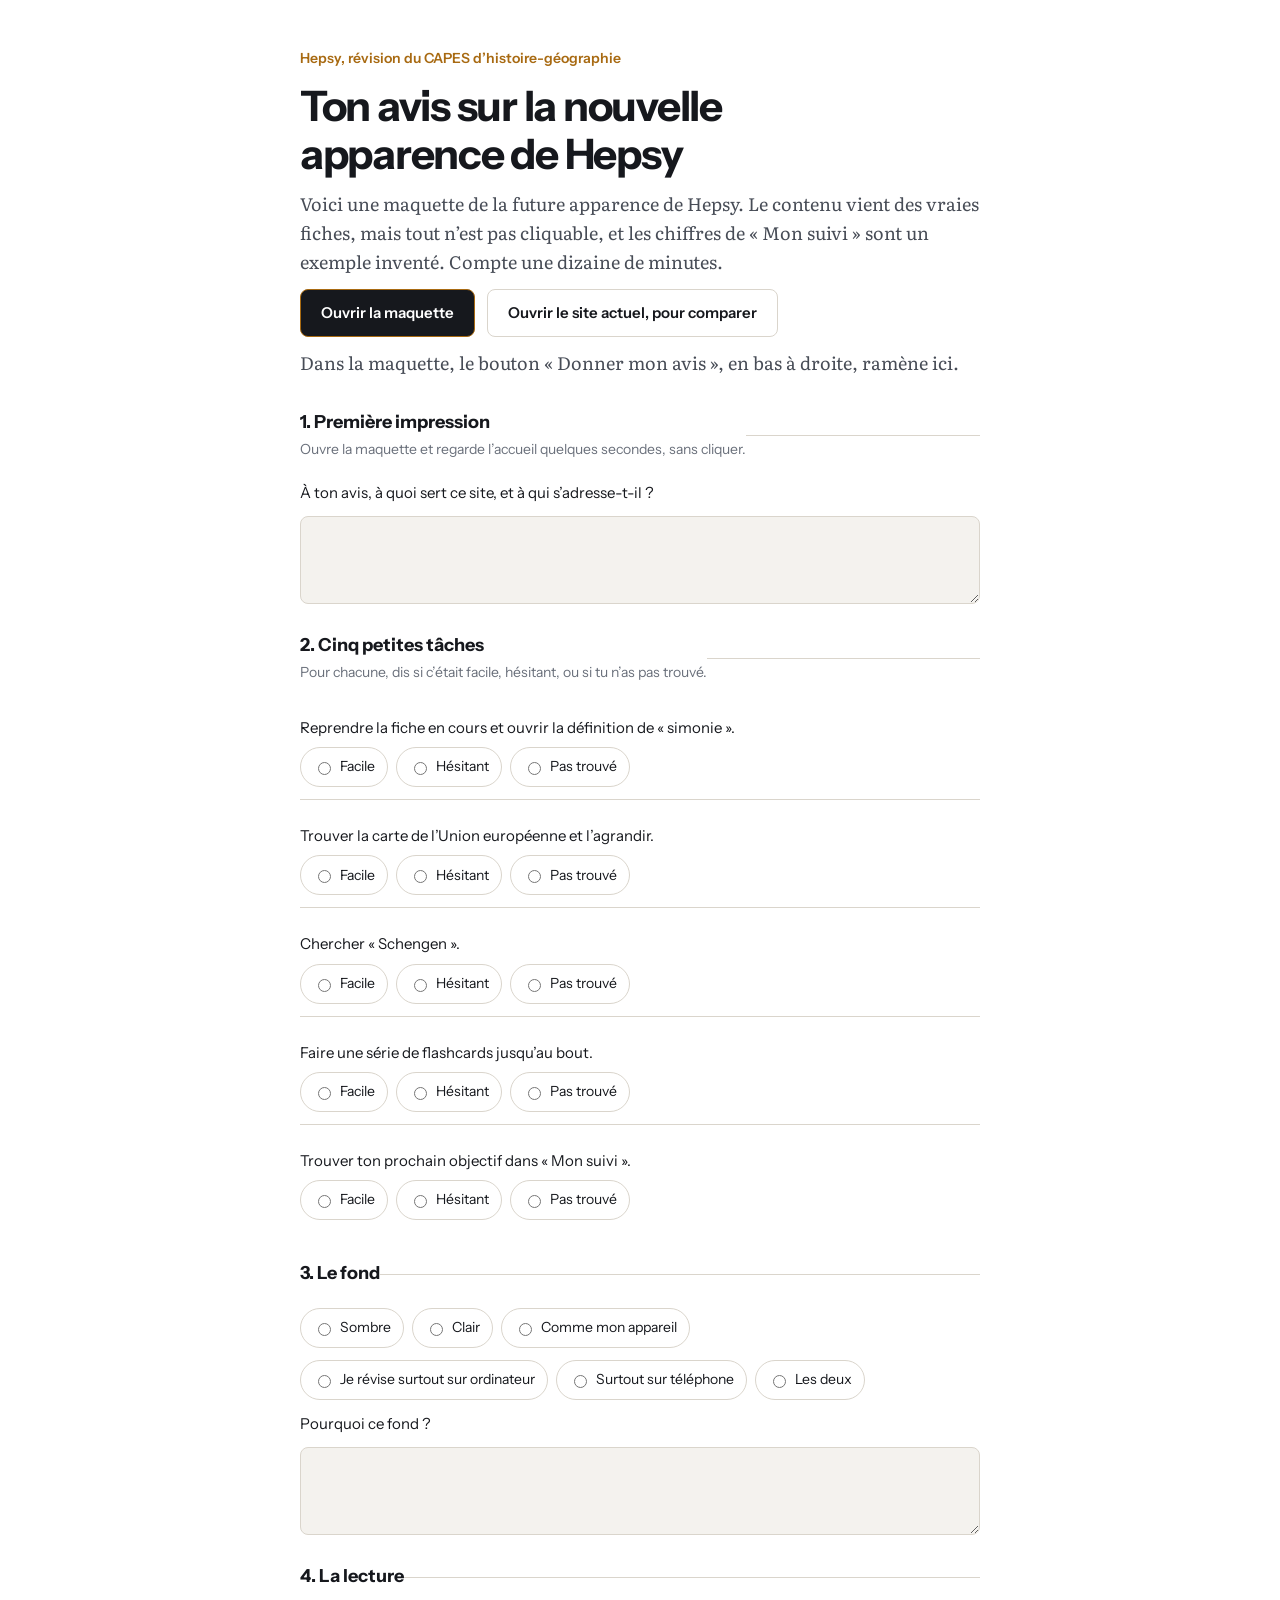
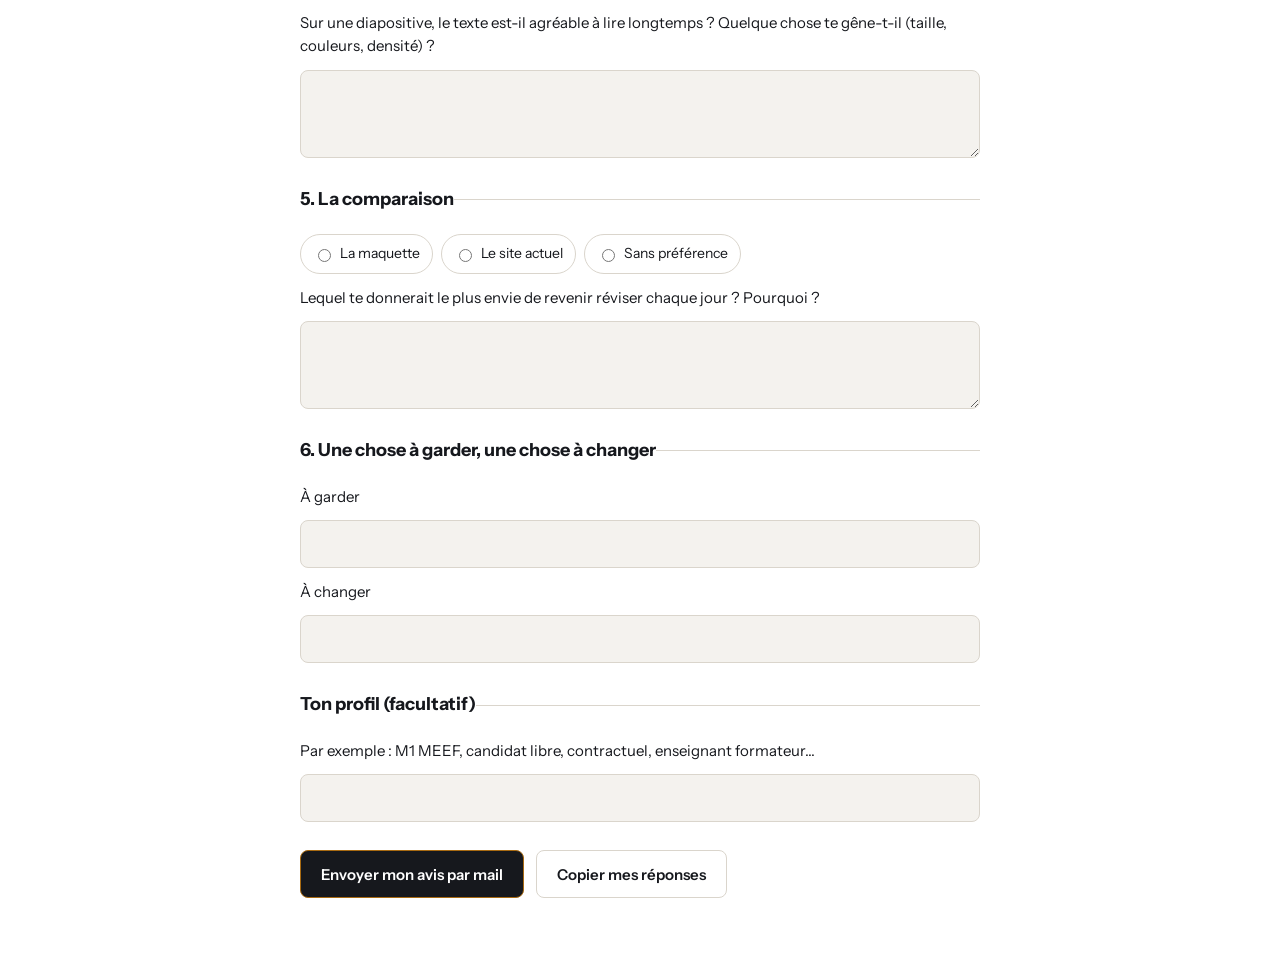
<file: maquette/index.html>
<!doctype html>
<html lang="fr">
<head>
<meta charset="utf-8">
<meta name="viewport" content="width=device-width, initial-scale=1">
<meta name="robots" content="noindex, nofollow">
<title>Avis sur Hepsy B3</title>
<link rel="preconnect" href="https://fonts.googleapis.com"><link rel="preconnect" href="https://fonts.gstatic.com" crossorigin>
<link href="https://fonts.googleapis.com/css2?family=Instrument+Sans:wght@400;500;600;700&family=Literata:opsz,wght@7..72,400;7..72,500&display=swap" rel="stylesheet">
<style>
/* Page d'accueil des collègues : présenter la maquette, la faire essayer, recueillir l'avis. Colonne de lecture unique, jetons de B3. */
:root {
  --fond: #FFFFFF; --fond-2: #F4F2EE; --trait: #DAD5CC; --texte: #16181D; --texte-2: #474C56; --texte-3: #6A707B;
  --miel: #A86A12; --miel-fond: #FDF1DC; --ok: #2F7A45; --ko: #B3362B;
  --plein: #16181D; --plein-texte: #FFFFFF;
  --ui: "Instrument Sans", "Segoe UI", system-ui, sans-serif; --lecture: "Literata", Georgia, serif;
}
@media (prefers-color-scheme: dark) { :root:not([data-theme="light"]) {
  --fond: #0C0A09; --fond-2: #181512; --trait: #2C261F; --texte: #F5EFE4; --texte-2: #D8D0C3; --texte-3: #A89E90;
  --miel: #F2B04A; --miel-fond: #241A0E; --ok: #9CC08A; --ko: #EF8A7D; --plein: #241A0E; --plein-texte: #F6C76B; color-scheme: dark;
} }
:root[data-theme="dark"] {
  --fond: #0C0A09; --fond-2: #181512; --trait: #2C261F; --texte: #F5EFE4; --texte-2: #D8D0C3; --texte-3: #A89E90;
  --miel: #F2B04A; --miel-fond: #241A0E; --ok: #9CC08A; --ko: #EF8A7D; --plein: #241A0E; --plein-texte: #F6C76B; color-scheme: dark;
}
* { box-sizing: border-box; }
body { background: var(--fond); color: var(--texte); font: 16px/1.55 var(--ui); padding-left: max(16px, env(safe-area-inset-left, 0px)); padding-right: max(16px, env(safe-area-inset-right, 0px)); padding-block: 40px 64px; }
main { max-width: 680px; margin: 0 auto; display: flex; flex-direction: column; gap: 32px; }
h1, h2 { margin: 0; line-height: 1.15; text-wrap: balance; }
h1 { font-size: clamp(30px, 6vw, 42px); font-weight: 700; letter-spacing: -.03em; }
h2 { font-size: 20px; font-weight: 700; letter-spacing: -.01em; }
p { margin: 0; }
a { color: inherit; }
:focus-visible { outline: 3px solid var(--miel); outline-offset: 2px; border-radius: 3px; }
.tete { display: flex; flex-direction: column; gap: 12px; }
.tete .sur { color: var(--miel); font-weight: 600; font-size: 14px; }
.tete p { font-family: var(--lecture); font-size: 18px; line-height: 1.6; color: var(--texte-2); }
.liens { display: flex; flex-wrap: wrap; gap: 12px; }
.btn { display: inline-flex; align-items: center; justify-content: center; min-height: 48px; padding: 0 20px; border-radius: 8px; border: 1px solid var(--trait); background: var(--fond); color: var(--texte); font: 600 15px var(--ui); text-decoration: none; cursor: pointer; }
.btn.plein { background: var(--plein); color: var(--plein-texte); border-color: var(--miel); }
.note { font-size: 14px; color: var(--texte-3); }
form { display: flex; flex-direction: column; gap: 28px; }
fieldset { margin: 0; padding: 20px 0 0; border: 0; border-top: 1px solid var(--trait); display: flex; flex-direction: column; gap: 12px; min-width: 0; }
legend { padding: 0; font-size: 18px; font-weight: 700; }
legend small { display: block; font-size: 14px; font-weight: 400; color: var(--texte-3); margin-top: 2px; }
label { font-size: 15px; }
textarea, input[type="text"] { width: 100%; min-height: 48px; padding: 10px 12px; border: 1px solid var(--trait); border-radius: 8px; background: var(--fond-2); color: var(--texte); font: 16px/1.5 var(--ui); resize: vertical; }
textarea { min-height: 88px; }
.tache { display: grid; grid-template-columns: minmax(0, 1fr); gap: 8px; padding: 12px 0; border-bottom: 1px solid var(--trait); }
.tache:last-child { border-bottom: 0; }
.tache p { font-size: 15px; }
.choix { display: flex; flex-wrap: wrap; gap: 8px; }
.choix label { display: inline-flex; align-items: center; gap: 6px; min-height: 40px; padding: 0 12px; border: 1px solid var(--trait); border-radius: 99px; cursor: pointer; font-size: 14px; }
.choix input { accent-color: var(--miel); }
.choix label:has(input:checked) { border-color: var(--miel); background: var(--miel-fond); font-weight: 600; }
.etat { padding: 14px 16px; border-radius: 8px; background: var(--fond-2); font-size: 15px; }
.etat[hidden] { display: none; }
.etat.ok { border-left: 3px solid var(--ok); } .etat.ko { border-left: 3px solid var(--ko); }
.envoi { display: flex; flex-wrap: wrap; gap: 12px; align-items: center; }
#copie { width: 100%; min-height: 160px; font-size: 14px; }
</style>
</head>
<body>

<main>
  <header class="tete">
    <span class="sur">Hepsy, révision du CAPES d’histoire-géographie</span>
    <h1>Ton avis sur la nouvelle apparence de Hepsy</h1>
    <p>Voici une maquette de la future apparence de Hepsy. Le contenu vient des vraies fiches, mais tout n’est pas cliquable, et les chiffres de « Mon suivi » sont un exemple inventé. Compte une dizaine de minutes.</p>
    <div class="liens">
      <a class="btn plein" href="b3-accueil.html">Ouvrir la maquette</a>
      <a class="btn" href="https://etiennevrc.github.io/hepsy-alpha/" target="_blank" rel="noopener">Ouvrir le site actuel, pour comparer</a>
    </div>
    <p class="note">Dans la maquette, le bouton « Donner mon avis », en bas à droite, ramène ici.</p>
  </header>

  <form id="f" novalidate>
    <fieldset>
      <legend>1. Première impression<small>Ouvre la maquette et regarde l’accueil quelques secondes, sans cliquer.</small></legend>
      <label for="q1">À ton avis, à quoi sert ce site, et à qui s’adresse-t-il ?</label>
      <textarea id="q1" name="q1"></textarea>
    </fieldset>

    <fieldset id="taches">
      <legend>2. Cinq petites tâches<small>Pour chacune, dis si c’était facile, hésitant, ou si tu n’as pas trouvé.</small></legend>
    </fieldset>

    <fieldset>
      <legend>3. Le fond</legend>
      <div class="choix" role="radiogroup" aria-label="Fond choisi">
        <label><input type="radio" name="fond" value="sombre"> Sombre</label>
        <label><input type="radio" name="fond" value="clair"> Clair</label>
        <label><input type="radio" name="fond" value="appareil"> Comme mon appareil</label>
      </div>
      <div class="choix" role="radiogroup" aria-label="Appareil de révision">
        <label><input type="radio" name="appareil" value="ordinateur"> Je révise surtout sur ordinateur</label>
        <label><input type="radio" name="appareil" value="telephone"> Surtout sur téléphone</label>
        <label><input type="radio" name="appareil" value="les deux"> Les deux</label>
      </div>
      <label for="q3">Pourquoi ce fond ?</label>
      <textarea id="q3" name="q3"></textarea>
    </fieldset>

    <fieldset>
      <legend>4. La lecture</legend>
      <label for="q4">Sur une diapositive, le texte est-il agréable à lire longtemps ? Quelque chose te gêne-t-il (taille, couleurs, densité) ?</label>
      <textarea id="q4" name="q4"></textarea>
    </fieldset>

    <fieldset>
      <legend>5. La comparaison</legend>
      <div class="choix" role="radiogroup" aria-label="Préférence">
        <label><input type="radio" name="pref" value="maquette"> La maquette</label>
        <label><input type="radio" name="pref" value="actuel"> Le site actuel</label>
        <label><input type="radio" name="pref" value="sans avis"> Sans préférence</label>
      </div>
      <label for="q5">Lequel te donnerait le plus envie de revenir réviser chaque jour ? Pourquoi ?</label>
      <textarea id="q5" name="q5"></textarea>
    </fieldset>

    <fieldset>
      <legend>6. Une chose à garder, une chose à changer</legend>
      <label for="q6a">À garder</label>
      <input type="text" id="q6a" name="q6a">
      <label for="q6b">À changer</label>
      <input type="text" id="q6b" name="q6b">
    </fieldset>

    <fieldset>
      <legend>Ton profil (facultatif)</legend>
      <label for="q7">Par exemple : M1 MEEF, candidat libre, contractuel, enseignant formateur…</label>
      <input type="text" id="q7" name="q7">
    </fieldset>

    <div class="envoi">
      <button class="btn plein" type="submit" id="envoyer">Envoyer mon avis par mail</button>
      <button class="btn" type="button" id="copier">Copier mes réponses</button>
    </div>
    <p class="etat" id="etat" role="status" hidden></p>
    <textarea id="copie" aria-label="Tes réponses, à copier" readonly hidden></textarea>
  </form>
</main>

<script>
var TACHES = [
  ["t1", "Reprendre la fiche en cours et ouvrir la définition de « simonie »."],
  ["t2", "Trouver la carte de l’Union européenne et l’agrandir."],
  ["t3", "Chercher « Schengen »."],
  ["t4", "Faire une série de flashcards jusqu’au bout."],
  ["t5", "Trouver ton prochain objectif dans « Mon suivi »."]
];
var NIV = [["facile", "Facile"], ["hesitant", "Hésitant"], ["pas trouve", "Pas trouvé"]];
document.getElementById("taches").insertAdjacentHTML("beforeend", TACHES.map(function (t) {
  return '<div class="tache"><p>' + t[1] + '</p><div class="choix" role="radiogroup" aria-label="' + t[1].replace(/"/g, "") + '">' +
    NIV.map(function (n) { return '<label><input type="radio" name="' + t[0] + '" value="' + n[0] + '"> ' + n[1] + '</label>'; }).join("") + '</div></div>';
}).join(""));

var f = document.getElementById("f"), etat = document.getElementById("etat"), copie = document.getElementById("copie");
var BROUILLON = "hepsy-avis-brouillon";
function valeurs() { var o = {}; new FormData(f).forEach(function (v, k) { o[k] = String(v).trim(); }); return o; }
function remplir(o) { Object.keys(o || {}).forEach(function (k) { var els = f.elements[k]; if (!els) return; if (els.length && els[0] && els[0].type === "radio") { [].forEach.call(els, function (r) { r.checked = r.value === o[k]; }); } else if (els.value !== undefined) els.value = o[k]; }); }
try { remplir(JSON.parse(localStorage.getItem(BROUILLON) || "{}")); } catch (e) {}
f.addEventListener("input", function () { try { localStorage.setItem(BROUILLON, JSON.stringify(valeurs())); } catch (e) {} });
function dire(msg, ok) { etat.hidden = false; etat.className = "etat " + (ok ? "ok" : "ko"); etat.textContent = msg; }
function texte(o) {
  var L = ["Avis sur la maquette Hepsy B3", "", "1. Première impression : " + (o.q1 || "—"), "", "2. Tâches :"];
  TACHES.forEach(function (t) { L.push("- " + t[1] + " " + (o[t[0]] || "—")); });
  L.push("", "3. Fond : " + (o.fond || "—") + " ; appareil : " + (o.appareil || "—") + ". " + (o.q3 || ""), "", "4. Lecture : " + (o.q4 || "—"), "", "5. Préférence : " + (o.pref || "—") + ". " + (o.q5 || ""), "", "6. À garder : " + (o.q6a || "—") + " ; à changer : " + (o.q6b || "—"), "", "Profil : " + (o.q7 || "—"));
  return L.join("\n");
}
function vide(o) { return !Object.keys(o).some(function (k) { return o[k]; }); }
function montrerCopie() { copie.hidden = false; copie.value = texte(valeurs()); copie.focus(); copie.select(); }

document.getElementById("copier").addEventListener("click", function () {
  var t = texte(valeurs());
  if (navigator.clipboard && navigator.clipboard.writeText) {
    navigator.clipboard.writeText(t).then(function () { dire("Réponses copiées. Colle-les dans un message à la personne qui t’a envoyé ce lien.", true); }, function () { montrerCopie(); dire("Sélectionne le texte ci-dessous et copie-le, puis colle-le dans un message.", true); });
  } else { montrerCopie(); dire("Sélectionne le texte ci-dessous et copie-le, puis colle-le dans un message.", true); }
});

/* Envoi : ouvre la messagerie avec les réponses déjà rédigées ; l'adresse est à saisir par la personne */
f.addEventListener("submit", function (e) {
  e.preventDefault();
  var o = valeurs();
  if (vide(o)) { dire("Réponds au moins à une question avant d’envoyer.", false); return; }
  var corps = texte(o);
  window.location.href = "mailto:?subject=" + encodeURIComponent("Mon avis sur la maquette Hepsy") + "&body=" + encodeURIComponent(corps);
  montrerCopie();
  dire("Ta messagerie s’ouvre avec tes réponses : ajoute l’adresse de la personne qui t’a envoyé ce lien, puis envoie. Si rien ne s’ouvre, copie le texte ci-dessous et colle-le dans un mail.", true);
});
</script>
</body>
</html>
</file>
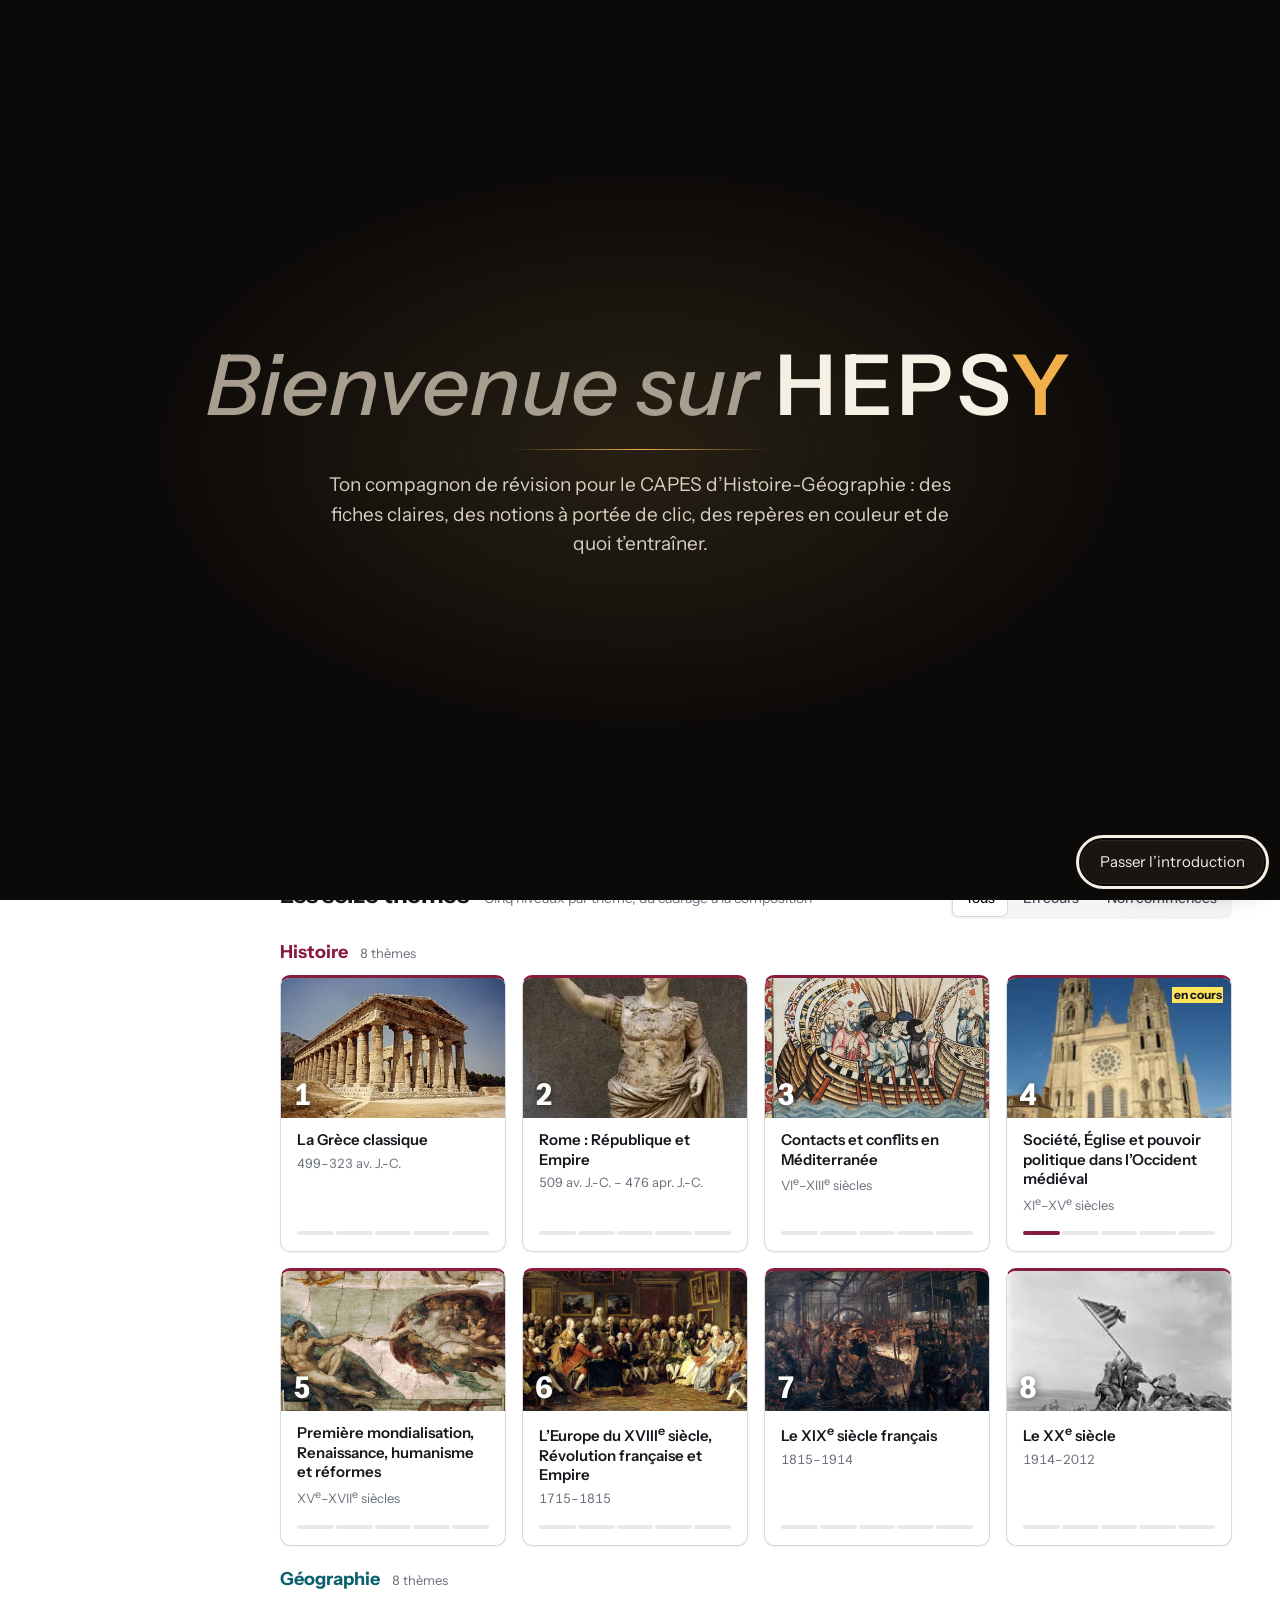
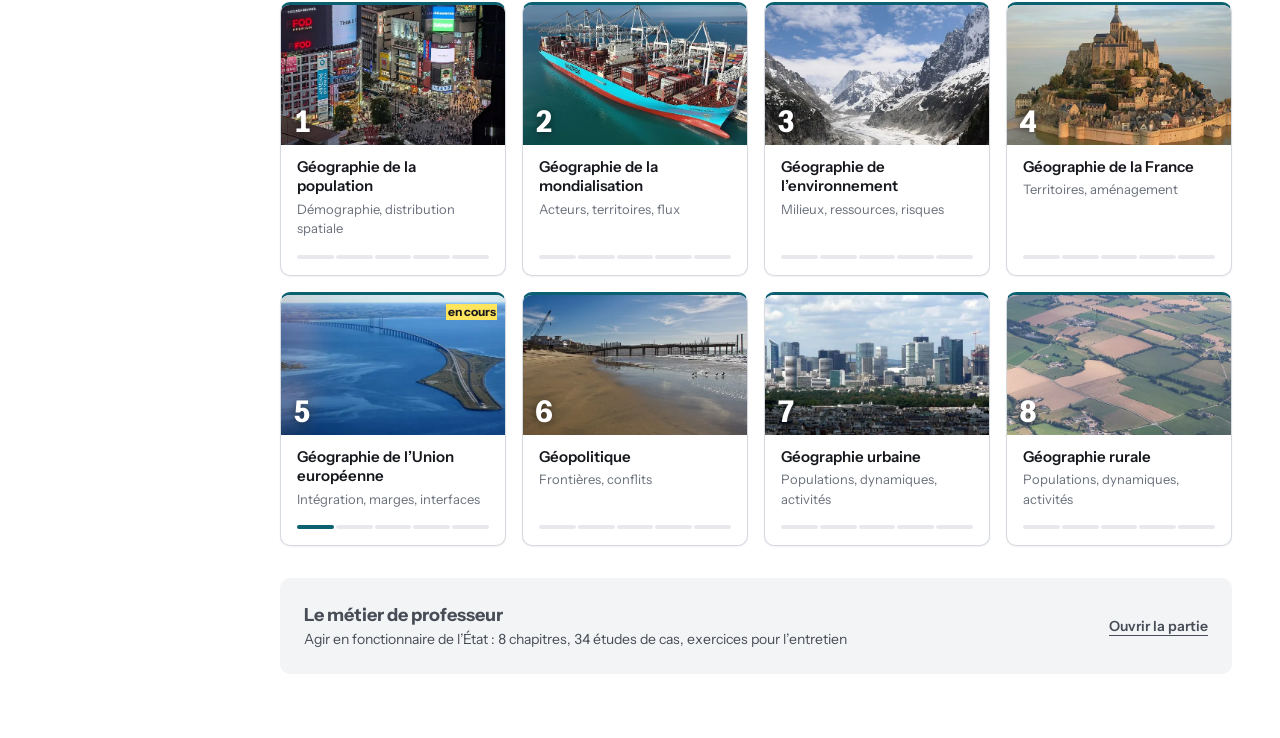
<file: maquette/b3-accueil.html>
<!doctype html>
<html lang="fr">
<head>
<meta charset="utf-8">
<meta name="robots" content="noindex, nofollow">
<meta name="viewport" content="width=device-width, initial-scale=1">
<title>Hepsy · Proposition B3 · Accueil</title>
<script>/* thème choisi appliqué avant l'affichage, sans flash */var t="auto";try{t=localStorage.getItem("hepsy3-theme")||"auto";}catch(e){}if(t==="clair"||t==="sombre")document.documentElement.dataset.theme=t;</script>
<link rel="preconnect" href="https://fonts.googleapis.com">
<link rel="preconnect" href="https://fonts.gstatic.com" crossorigin>
<link href="https://fonts.googleapis.com/css2?family=Instrument+Sans:ital,wght@0,400;0,500;0,600;0,700;1,400&family=Literata:ital,opsz,wght@0,7..72,400;0,7..72,500;1,7..72,400&display=swap" rel="stylesheet">
<style>
/* Proposition B3 : B avec deux fonds au choix (clair, sombre, ou celui du système), les images des thèmes et le diaporama d'accueil. */
:root {
  color-scheme: light;
  --fond: #FFFFFF; --fond-2: #F3F4F6; --fond-3: #E7E9ED; --trait: #D5D9E0;
  --texte: #16181D; --texte-2: #474C56; --texte-3: #6A707B;
  --hist: #8A1C3B; --hist-clair: #F6E8EC; --geo: #0C6170; --geo-clair: #E3F0F1;
  --surligneur: #FFE45C; --sur-texte: #16181D; --surl-fond: #FFE45C; --surl-texte: #16181D; --or: #FFE45C; --lecture-c: #16181D; --img-filtre: none;
  --plein: #16181D; --plein-texte: #FFFFFF; --plein-bord: transparent;
  --ombre: 0 1px 2px rgba(22, 24, 29, .06);
  --ui: "Instrument Sans", "Segoe UI", system-ui, sans-serif; --lecture: "Literata", Georgia, serif;
  --s1: 4px; --s2: 8px; --s3: 12px; --s4: 16px; --s5: 24px; --s6: 32px; --s7: 48px; --s8: 64px; --r: 6px;
}
/* Fond sombre : graphite bleuté, pas un noir teinté ; couleurs disciplinaires éclaircies pour garder le contraste */
@media (prefers-color-scheme: dark) { :root:not([data-theme="clair"]) {
  color-scheme: dark;
  --fond: #0C0A09; --fond-2: #181512; --fond-3: #2C261F; --trait: #2C261F;
  --texte: #F5EFE4; --texte-2: #D8D0C3; --texte-3: #A89E90; --lecture-c: #E9E1D3;
  --hist: #F0A38A; --hist-clair: #2A1A14; --geo: #A9C98F; --geo-clair: #1A2216; --metier: #E6C79C; --metier-clair: #241D14;
  --ok: #9CC08A; --ok-clair: #18200F; --ko: #EF8A7D; --ko-clair: #2A1512;
  --or: #F2B04A; --surl-fond: rgba(242, 176, 74, .24); --surl-texte: #FCE9BD;
  --plein: #241A0E; --plein-texte: #F6C76B; --plein-bord: rgba(242, 176, 74, .6); --ombre: none; --img-filtre: saturate(.92) brightness(.93);
  --bulle: #181512; --bulle-texte: #F5EFE4;
} }
:root[data-theme="sombre"] {
  color-scheme: dark;
  --fond: #0C0A09; --fond-2: #181512; --fond-3: #2C261F; --trait: #2C261F;
  --texte: #F5EFE4; --texte-2: #D8D0C3; --texte-3: #A89E90; --lecture-c: #E9E1D3;
  --hist: #F0A38A; --hist-clair: #2A1A14; --geo: #A9C98F; --geo-clair: #1A2216; --metier: #E6C79C; --metier-clair: #241D14;
  --ok: #9CC08A; --ok-clair: #18200F; --ko: #EF8A7D; --ko-clair: #2A1512;
  --or: #F2B04A; --surl-fond: rgba(242, 176, 74, .24); --surl-texte: #FCE9BD;
  --plein: #241A0E; --plein-texte: #F6C76B; --plein-bord: rgba(242, 176, 74, .6); --ombre: none; --img-filtre: saturate(.92) brightness(.93);
  --bulle: #181512; --bulle-texte: #F5EFE4;
}
* { box-sizing: border-box; }
img { filter: var(--img-filtre); }
html { background: var(--fond); }
body { margin: 0; background: var(--fond); color: var(--texte); font-family: var(--ui); font-size: 16px; line-height: 1.5; -webkit-font-smoothing: antialiased; font-variant-numeric: tabular-nums; }
a { color: inherit; }
:focus-visible { outline: 3px solid var(--texte); outline-offset: 2px; border-radius: 2px; }
h1, h2, h3 { margin: 0; line-height: 1.1; text-wrap: balance; }
p { margin: 0; }
.surl { background: linear-gradient(transparent 8%, var(--surl-fond) 8%, var(--surl-fond) 94%, transparent 94%); color: var(--surl-texte); padding: 0 .12em; box-decoration-break: clone; -webkit-box-decoration-break: clone; }

.app { display: grid; grid-template-columns: 232px minmax(0, 1fr); min-height: 100vh; }
.rail { position: sticky; top: 0; height: 100vh; border-right: 1px solid var(--trait); padding: var(--s5) var(--s4); display: flex; flex-direction: column; gap: var(--s5); }
.logo { display: flex; align-items: center; gap: var(--s2); font-weight: 700; font-size: 24px; letter-spacing: -.03em; text-decoration: none; padding: 0 var(--s2); }
.logo .chat { width: 34px; height: 29px; flex: none; filter: drop-shadow(0 0 .7px rgba(0, 0, 0, .6)) drop-shadow(0 1px 2px rgba(0, 0, 0, .15)); }
.q { display: flex; align-items: center; gap: var(--s2); width: 100%; min-height: 40px; padding: 0 var(--s3); border: 1px solid var(--trait); border-radius: var(--r); background: var(--fond-2); color: var(--texte-3); font: inherit; font-size: 14px; cursor: pointer; }
.q kbd { margin-left: auto; font-family: var(--ui); font-size: 12px; border: 1px solid var(--trait); border-radius: 4px; padding: 0 5px; background: var(--fond); }
.menu { display: flex; flex-direction: column; gap: 2px; }
.menu a { display: flex; align-items: center; gap: var(--s3); min-height: 44px; padding: 0 var(--s3); border-radius: var(--r); text-decoration: none; font-weight: 500; color: var(--texte-2); }
.menu a svg { flex: none; width: 20px; height: 20px; }
.menu a:hover { background: var(--fond-2); color: var(--texte); }
.menu a[aria-current] { background: var(--plein); color: var(--plein-texte); }
.rail .bas { margin-top: auto; display: flex; flex-direction: column; gap: var(--s4); font-size: 13px; color: var(--texte-3); padding: 0 var(--s2); }
.rail .bas b { display: inline-block; font-weight: 600; color: var(--surl-texte); background: var(--surl-fond); padding: 0 4px; margin-bottom: 2px; }

/* Choix du fond : trois boutons, l'état est annoncé aux lecteurs d'écran */
.fond-choix { display: grid; grid-template-columns: repeat(3, 1fr); gap: 2px; padding: 3px; border-radius: 8px; background: var(--fond-2); border: 1px solid var(--trait); }
.fond-choix button { display: flex; flex-direction: column; align-items: center; gap: 2px; min-height: 44px; justify-content: center; border: 0; border-radius: 6px; background: none; color: var(--texte-3); font: inherit; font-size: 12px; cursor: pointer; }
.fond-choix button svg { width: 16px; height: 16px; }
.fond-choix button[aria-pressed="true"] { background: var(--fond); color: var(--texte); box-shadow: 0 0 0 1px var(--trait); font-weight: 600; }
.fond-l { font-size: 12px; color: var(--texte-3); margin-bottom: 4px; display: block; }

.main { padding: var(--s7) var(--s7) var(--s8); max-width: 1320px; }

/* Haut de page : la reprise et la semaine à gauche, le diaporama des iconographies à droite */
.haut { display: grid; grid-template-columns: minmax(0, 1fr) clamp(300px, 30vw, 400px); gap: var(--s6); align-items: start; }
.salut { font-size: 15px; color: var(--texte-3); }
.haut h1 { font-size: clamp(30px, 3.4vw, 42px); font-weight: 700; letter-spacing: -.03em; margin: var(--s1) 0 var(--s5); max-width: 22ch; }
.gauche { display: flex; flex-direction: column; gap: var(--s5); }
.reprise { display: flex; flex-direction: column; gap: var(--s2); border: 1px solid var(--trait); border-radius: 10px; padding: var(--s5); text-decoration: none; box-shadow: var(--ombre); }
.disc { display: inline-flex; align-items: center; gap: var(--s2); font-size: 13px; font-weight: 600; color: var(--hist); }
.disc::before { content: ""; width: 8px; height: 8px; border-radius: 2px; background: currentColor; }
.reprise h2 { font-size: 22px; font-weight: 700; letter-spacing: -.02em; line-height: 1.2; }
.reprise p { color: var(--texte-2); }
.barre { display: grid; grid-template-columns: repeat(5, 1fr); gap: 3px; margin-top: var(--s2); }
.barre i { height: 6px; border-radius: 3px; background: var(--fond-3); position: relative; overflow: hidden; }
.barre i b { position: absolute; inset: 0 auto 0 0; background: var(--hist); }
.barre-l { display: flex; justify-content: space-between; font-size: 12px; color: var(--texte-3); }
.reprise .go { margin-top: var(--s3); align-self: flex-start; display: inline-flex; align-items: center; min-height: 44px; padding: 0 var(--s5); border-radius: var(--r); background: var(--plein); color: var(--plein-texte); font-weight: 600; }
.semaine { display: grid; grid-template-columns: repeat(3, minmax(0, 1fr)) minmax(0, 1.4fr); gap: var(--s4); align-items: end; border: 1px solid var(--trait); border-radius: 10px; padding: var(--s4) var(--s5); }
.semaine b { display: block; font-size: 26px; font-weight: 700; letter-spacing: -.02em; }
.semaine span { font-size: 13px; color: var(--texte-3); line-height: 1.3; display: block; }
.jours { display: grid; grid-template-columns: repeat(7, 1fr); gap: 4px; }
.jours i { height: 22px; border-radius: 3px; background: var(--fond-3); }
.jours i.auj { box-shadow: inset 0 0 0 2px var(--texte-3); }

.diapo { position: relative; margin: 0; aspect-ratio: 4 / 5; border-radius: 10px; overflow: hidden; background: var(--fond-3); }
.diapo img { position: absolute; inset: 0; width: 100%; height: 100%; object-fit: cover; opacity: 0; transition: opacity 1.1s ease; }
.diapo img.on { opacity: 1; }
.diapo figcaption { position: absolute; inset: auto 0 0 0; padding: 56px var(--s4) var(--s4); background: linear-gradient(transparent, rgba(10, 11, 14, .82)); color: #fff; display: flex; align-items: flex-end; gap: var(--s3); }
.diapo figcaption a { flex: 1; min-width: 0; text-decoration: none; }
.diapo figcaption .k { display: inline-block; font-size: 12px; font-weight: 600; padding: 1px 6px; border-radius: 4px; background: rgba(255, 255, 255, .16); margin-bottom: 4px; }
.diapo figcaption b { display: block; font-size: 17px; line-height: 1.25; }
.diapo figcaption small { display: block; font-size: 12px; opacity: .75; margin-top: 2px; }
.diapo .ctrl { display: flex; gap: 6px; flex: none; }
.diapo .ctrl button { width: 40px; height: 40px; border-radius: 50%; border: 1px solid rgba(255, 255, 255, .35); background: rgba(10, 11, 14, .35); color: #fff; display: grid; place-items: center; cursor: pointer; }
.diapo .ctrl button:hover { background: rgba(10, 11, 14, .6); }

/* Les seize thèmes, avec leur image */
.sec { margin-top: var(--s7); }
.sec-h { display: flex; align-items: baseline; gap: var(--s4); margin-bottom: var(--s4); flex-wrap: wrap; }
.sec-h h2 { font-size: 24px; font-weight: 700; letter-spacing: -.02em; }
.sec-h p { color: var(--texte-3); font-size: 14px; }
.filtres { margin-left: auto; display: flex; gap: var(--s1); background: var(--fond-2); padding: 3px; border-radius: 8px; }
.filtres button { border: 0; background: none; font: inherit; font-size: 14px; font-weight: 500; color: var(--texte-2); min-height: 36px; padding: 0 var(--s3); border-radius: 6px; cursor: pointer; }
.filtres button[aria-pressed="true"] { background: var(--fond); color: var(--texte); box-shadow: 0 0 0 1px var(--trait); }
.disc-h { display: flex; align-items: baseline; gap: var(--s3); margin: var(--s5) 0 var(--s3); font-size: 18px; font-weight: 700; }
.disc-h span { font-size: 13px; font-weight: 400; color: var(--texte-3); }
.disc-h.h { color: var(--hist); } .disc-h.g { color: var(--geo); }
.grille { display: grid; grid-template-columns: repeat(4, minmax(0, 1fr)); gap: var(--s4); }
.th { display: flex; flex-direction: column; text-decoration: none; border-radius: 10px; border: 1px solid var(--trait); overflow: hidden; background: var(--fond); box-shadow: var(--ombre); }
.th:hover { border-color: var(--texte-3); }
.th .img { position: relative; aspect-ratio: 16 / 10; background: var(--fond-3); overflow: hidden; }
.th .img img { width: 100%; height: 100%; object-fit: cover; display: block; transition: transform .4s ease; }
.th:hover .img img { transform: scale(1.03); }
.th .img .n { position: absolute; left: var(--s3); bottom: var(--s2); font-size: 30px; font-weight: 700; letter-spacing: -.04em; line-height: 1; color: #fff; text-shadow: 0 1px 8px rgba(0, 0, 0, .55); }
.th .img .etat { position: absolute; right: var(--s2); top: var(--s2); font-size: 12px; font-weight: 700; }
.th .c { padding: var(--s3) var(--s4) var(--s4); display: flex; flex-direction: column; gap: var(--s1); flex: 1; }
.th .t { font-size: 15px; font-weight: 600; line-height: 1.3; }
.th .p { font-size: 13px; color: var(--texte-3); }
.th .mini { margin-top: auto; padding-top: var(--s3); display: grid; grid-template-columns: repeat(5, 1fr); gap: 2px; }
.th .mini i { height: 4px; border-radius: 2px; background: var(--fond-3); }
.th.h .mini i.f { background: var(--hist); } .th.g .mini i.f { background: var(--geo); }
.th.h { border-top: 3px solid var(--hist); } .th.g { border-top: 3px solid var(--geo); }

.metier { display: flex; align-items: center; gap: var(--s5); margin-top: var(--s6); padding: var(--s5); border-radius: 10px; background: var(--fond-2); text-decoration: none; }
.metier b { display: block; font-size: 18px; }
.metier span { color: var(--texte-2); font-size: 14px; }
.metier .go { margin-left: auto; font-weight: 600; white-space: nowrap; text-decoration: underline; text-underline-offset: 4px; }

.mtete { display: none; }
.onglets { display: none; }

@media (max-width: 1180px) {
  .haut { grid-template-columns: minmax(0, 1fr); }
  .diapo { aspect-ratio: 16 / 9; order: -1; }
  .grille { grid-template-columns: repeat(3, minmax(0, 1fr)); }
}
@media (max-width: 760px) {
  .app { grid-template-columns: minmax(0, 1fr); }
  .rail { display: none; }
  .mtete { display: flex; align-items: center; gap: var(--s2); padding: var(--s3) var(--s4); border-bottom: 1px solid var(--trait); }
  .mtete .q, .mtete .tb { width: 44px; min-height: 44px; padding: 0; justify-content: center; margin-left: auto; }
  .mtete .tb { margin-left: 0; display: grid; place-items: center; border: 1px solid var(--trait); border-radius: var(--r); background: var(--fond-2); color: var(--texte-2); cursor: pointer; }
  .mtete .q .lbl, .mtete .q kbd { display: none; }
  .main { padding: var(--s4) var(--s4) 96px; }
  .haut { gap: var(--s4); }
  .semaine { grid-template-columns: repeat(3, minmax(0, 1fr)); }
  .semaine .jours { grid-column: 1 / -1; }
  .grille { grid-template-columns: repeat(2, minmax(0, 1fr)); gap: var(--s3); }
  .th .img .n { font-size: 24px; }
  .th .t { font-size: 14px; }
  .filtres { margin-left: 0; }
  .metier { flex-wrap: wrap; gap: var(--s3); }
  .metier .go { margin-left: 0; }
  .onglets { display: grid; grid-template-columns: repeat(4, 1fr); position: fixed; inset: auto 0 0 0; background: var(--fond); border-top: 1px solid var(--trait); padding: 6px 4px calc(6px + env(safe-area-inset-bottom)); z-index: 10; }
  .onglets a { display: flex; flex-direction: column; align-items: center; gap: 2px; min-height: 52px; justify-content: center; font-size: 12px; font-weight: 500; color: var(--texte-3); text-decoration: none; }
  .onglets a svg { width: 22px; height: 22px; }
  .onglets a[aria-current] { color: var(--texte); font-weight: 700; }
  .onglets a[aria-current] svg { background: var(--surl-fond); color: var(--surl-texte); border-radius: 6px; padding: 1px; }
}
@media (prefers-reduced-motion: reduce) { * { transition: none !important; } }
/* contour miel des actions principales en sombre */
.btn.plein, .reprise .go, .fin a, .pager .suiv, .menu a[aria-current], .tiroir-f button.plein { box-shadow: inset 0 0 0 1px var(--plein-bord); }

/* Présentation (remplace « Reprends là où tu t’es arrêté ») et deux états : premier passage, retour */
.pres h1 { font-size: clamp(44px, 5.4vw, 72px); font-weight: 700; letter-spacing: -.04em; margin: var(--s1) 0 var(--s3); }
.accroche { font-size: 18px; line-height: 1.55; color: var(--texte-2); max-width: 52ch; }
.niv-l { display: flex; flex-wrap: wrap; gap: var(--s1) var(--s2); align-items: baseline; margin-top: var(--s4); font-size: 14px; color: var(--texte-3); }
.niv-l b { font-weight: 600; color: var(--texte); }
.niv-l b + b::before { content: "→"; color: var(--or); margin-right: var(--s2); font-weight: 400; }
.etat-retour { display: flex; flex-direction: column; gap: var(--s5); }
.etat-nouveau { display: none; }
body.nouveau .etat-retour { display: none; }
body.nouveau .etat-nouveau { display: grid; grid-template-columns: 1fr 1fr; gap: var(--s4); }
.pas { display: flex; flex-direction: column; gap: var(--s2); padding: var(--s5); border: 1px solid var(--trait); border-radius: 10px; text-decoration: none; box-shadow: var(--ombre); }
.pas b { font-size: 20px; letter-spacing: -.02em; }
.pas > span:not(.disc):not(.go) { color: var(--texte-2); font-size: 15px; }
.pas .go { margin-top: auto; align-self: flex-start; display: inline-flex; align-items: center; min-height: 44px; padding: 0 var(--s4); border-radius: var(--r); background: var(--plein); color: var(--plein-texte); font-weight: 600; box-shadow: inset 0 0 0 1px var(--plein-bord); }
.jours-b { display: flex; flex-direction: column; gap: 6px; }
.semaine .jl { font-size: 12px; }
.maq-etat { font-size: 13px; color: var(--texte-3); }
.maq-etat button { font: inherit; border: 0; background: none; color: var(--texte-2); text-decoration: underline; text-underline-offset: 3px; cursor: pointer; min-height: 44px; padding: 0 var(--s1); }
.logo { min-height: 44px; }
.diapo .ctrl button { width: 44px; height: 44px; }
/* Question du fond à la première visite */
.fond-q { position: fixed; z-index: 40; left: 50%; bottom: var(--s5); transform: translateX(-50%); width: min(560px, calc(100vw - 32px)); display: flex; flex-wrap: wrap; align-items: center; gap: var(--s3); padding: var(--s4) var(--s5); border-radius: 12px; background: var(--fond-2); border: 1px solid var(--trait); box-shadow: 0 16px 40px rgba(0, 0, 0, .3); }
.fond-q[hidden] { display: none; }
.fond-q p { flex: 1 1 100%; font-size: 15px; color: var(--texte-2); }
.fond-q p b { display: block; font-size: 16px; color: var(--texte); }
.fond-q button { min-height: 44px; padding: 0 var(--s4); border-radius: var(--r); border: 1px solid var(--trait); background: var(--fond); color: var(--texte); font: inherit; font-size: 14px; font-weight: 600; cursor: pointer; }
.fond-q button.sombre { background: #0C0A09; color: #F6C76B; border-color: rgba(242, 176, 74, .6); }
.fond-q button.clair { background: #FFFFFF; color: #16181D; border-color: #D5D9E0; }
/* Tablette : menu latéral réduit à ses icônes */
@media (min-width: 761px) and (max-width: 1100px) {
  .app { grid-template-columns: 76px minmax(0, 1fr); }
  .rail { padding: var(--s4) var(--s2); align-items: center; }
  .rail .logo { font-size: 0; padding: 0; justify-content: center; }
  .rail .q { width: 44px; min-height: 44px; padding: 0; justify-content: center; }
  .rail .q .lbl, .rail .q kbd, .rail .bas p, .fond-l { display: none; }
  .menu a { font-size: 0; justify-content: center; padding: 0; width: 52px; }
  .menu a svg { width: 22px; height: 22px; }
  .fond-choix { grid-template-columns: 1fr; }
  .fond-choix button { font-size: 0; }
  .fond-choix button svg { width: 18px; height: 18px; }
}
@media (max-width: 760px) {
  .haut .diapo { order: 0; }   /* le titre et la reprise d’abord, le diaporama ensuite */
  body.nouveau .etat-nouveau { grid-template-columns: minmax(0, 1fr); }
  .pres h1 { font-size: 44px; }
  .accroche { font-size: 16px; }
}

/* lien vers le questionnaire (version publiée pour les collègues) */
.retour-avis { position: fixed; z-index: 30; right: max(16px, env(safe-area-inset-right, 0px)); bottom: calc(16px + env(safe-area-inset-bottom, 0px)); display: inline-flex; align-items: center; min-height: 44px; padding: 0 16px; border-radius: 99px; background: var(--plein); color: var(--plein-texte); font: 600 14px var(--ui); text-decoration: none; box-shadow: inset 0 0 0 1px var(--plein-bord, transparent), 0 8px 24px rgba(0,0,0,.25); }
@media (max-width: 760px) { .retour-avis { bottom: calc(76px + env(safe-area-inset-bottom, 0px)); } }
</style>
<link rel="stylesheet" href="b3-intro.css">
</head>
<body>
<svg width="0" height="0" style="position:absolute" aria-hidden="true">
  <symbol id="i-themes" viewBox="0 0 24 24" fill="none" stroke="currentColor" stroke-width="1.8"><rect x="3" y="3" width="7" height="7" rx="1.5"/><rect x="14" y="3" width="7" height="7" rx="1.5"/><rect x="3" y="14" width="7" height="7" rx="1.5"/><rect x="14" y="14" width="7" height="7" rx="1.5"/></symbol>
  <symbol id="i-metier" viewBox="0 0 24 24" fill="none" stroke="currentColor" stroke-width="1.8"><path d="M3 9l9-5 9 5M5 10v8M9.5 10v8M14.5 10v8M19 10v8M3 20.5h18"/></symbol>
  <symbol id="i-train" viewBox="0 0 24 24" fill="none" stroke="currentColor" stroke-width="1.8"><rect x="4" y="5" width="13" height="15" rx="2"/><path d="M8 3h11a2 2 0 0 1 2 2v13M8 10l2 2 4-4"/></symbol>
  <symbol id="i-suivi" viewBox="0 0 24 24" fill="none" stroke="currentColor" stroke-width="1.8"><path d="M4 20V10M10 20V4M16 20v-7M21 20H3"/></symbol>
  <symbol id="i-auto" viewBox="0 0 16 16" fill="none" stroke="currentColor" stroke-width="1.5"><rect x="1.5" y="2.5" width="13" height="9" rx="1.5"/><path d="M5 14h6"/></symbol>
  <symbol id="i-clair" viewBox="0 0 16 16" fill="none" stroke="currentColor" stroke-width="1.5"><circle cx="8" cy="8" r="3"/><path d="M8 1v1.6M8 13.4V15M1 8h1.6M13.4 8H15M3 3l1.1 1.1M11.9 11.9 13 13M3 13l1.1-1.1M11.9 4.1 13 3"/></symbol>
  <symbol id="i-sombre" viewBox="0 0 16 16" fill="none" stroke="currentColor" stroke-width="1.5"><path d="M13.5 9.6A5.8 5.8 0 0 1 6.4 2.5a5.8 5.8 0 1 0 7.1 7.1z"/></symbol>
</svg>
<div class="app">
  <aside class="rail">
    <a class="logo" href="#"><svg class="chat" viewBox="30 18 200 170" aria-hidden="true"><path d="M52 92 L46 30 L108 62 Z" fill="#2B2A30" stroke="#2B2A30" stroke-width="12" stroke-linejoin="round"/><path d="M208 92 L214 30 L152 62 Z" fill="#E8913A" stroke="#E8913A" stroke-width="12" stroke-linejoin="round"/><ellipse cx="130" cy="122" rx="94" ry="62" fill="#FBF8F2"/><ellipse cx="66" cy="104" rx="34" ry="34" fill="#2B2A30"/><path d="M168 66 C220 62 232 124 196 150 C170 140 160 100 168 66Z" fill="#E8913A"/><ellipse cx="96" cy="126" rx="12" ry="15" fill="#1B1A1F"/><ellipse cx="164" cy="126" rx="12" ry="15" fill="#1B1A1F"/><circle cx="100" cy="120" r="5" fill="#fff"/><circle cx="168" cy="120" r="5" fill="#fff"/><path d="M114 148 Q130 168 146 148 Z" fill="#D9566A"/></svg>Hepsy</a>
    <button class="q" type="button" aria-label="Rechercher"><svg width="16" height="16" viewBox="0 0 16 16" fill="none" stroke="currentColor" stroke-width="1.6" aria-hidden="true"><circle cx="7" cy="7" r="5"/><path d="M11 11l4 4"/></svg><span class="lbl">Rechercher</span><kbd>/</kbd></button>
    <nav class="menu" aria-label="Navigation principale">
      <a href="#" aria-current="page"><svg><use href="#i-themes"/></svg>Thèmes</a>
      <a href="b3-metier.html"><svg><use href="#i-metier"/></svg>Le métier</a>
      <a href="b3-entrainement.html"><svg><use href="#i-train"/></svg>S’entraîner</a>
      <a href="b3-suivi.html"><svg><use href="#i-suivi"/></svg>Mon suivi</a>
    </nav>
    <div class="bas">
      <div><span class="fond-l" id="fond-l">Fond</span>
        <div class="fond-choix" role="group" aria-labelledby="fond-l">
          <button type="button" data-t="auto"><svg><use href="#i-auto"/></svg>Système</button>
          <button type="button" data-t="clair"><svg><use href="#i-clair"/></svg>Clair</button>
          <button type="button" data-t="sombre"><svg><use href="#i-sombre"/></svg>Sombre</button>
        </div>
      </div>
      <p><b>Version alpha</b><br>Le contenu évolue. Ta progression reste sur cet appareil, sans compte.</p>
    </div>
  </aside>

  <div>
    <header class="mtete">
      <a class="logo" href="#"><svg class="chat" viewBox="30 18 200 170" aria-hidden="true"><path d="M52 92 L46 30 L108 62 Z" fill="#2B2A30" stroke="#2B2A30" stroke-width="12" stroke-linejoin="round"/><path d="M208 92 L214 30 L152 62 Z" fill="#E8913A" stroke="#E8913A" stroke-width="12" stroke-linejoin="round"/><ellipse cx="130" cy="122" rx="94" ry="62" fill="#FBF8F2"/><ellipse cx="66" cy="104" rx="34" ry="34" fill="#2B2A30"/><path d="M168 66 C220 62 232 124 196 150 C170 140 160 100 168 66Z" fill="#E8913A"/><ellipse cx="96" cy="126" rx="12" ry="15" fill="#1B1A1F"/><ellipse cx="164" cy="126" rx="12" ry="15" fill="#1B1A1F"/><circle cx="100" cy="120" r="5" fill="#fff"/><circle cx="168" cy="120" r="5" fill="#fff"/><path d="M114 148 Q130 168 146 148 Z" fill="#D9566A"/></svg>Hepsy</a>
      <button class="q" type="button" aria-label="Rechercher"><svg width="16" height="16" viewBox="0 0 16 16" fill="none" stroke="currentColor" stroke-width="1.6" aria-hidden="true"><circle cx="7" cy="7" r="5"/><path d="M11 11l4 4"/></svg></button>
      <button class="tb" type="button" id="tb-m" aria-label="Changer de fond"><svg width="18" height="18"><use href="#i-sombre"/></svg></button>
    </header>

    <main class="main">
      <div class="haut">
        <div class="gauche">
          <div class="pres">
            <p class="salut">CAPES externe d’histoire-géographie, session 2027</p>
            <h1>Hepsy</h1>
            <p class="accroche">Les seize thèmes du programme dans un seul endroit. Ouvre un thème, descends d’un niveau à chaque diapositive, et clique n’importe quelle notion pour sa définition.</p>
            <p class="niv-l"><span>Chaque thème suit cinq niveaux :</span> <b>Cadrage</b> <b>Notions</b> <b>Repères et exemples</b> <b>Débats et références</b> <b>S’entraîner</b></p>
          </div>
          <div class="etat-retour">
            <a class="reprise" href="b3-diapo.html">
              <span class="disc">Reprendre : Histoire 4</span>
              <h2>Société, Église et pouvoir politique dans l’Occident médiéval</h2>
              <p>Prochaine diapositive : <span class="surl">Réforme de l’Église et monarchie pontificale</span></p>
              <div class="barre" aria-hidden="true"><i><b style="width:100%"></b></i><i><b style="width:30%"></b></i><i></i><i></i><i></i></div>
              <div class="barre-l"><span>Cadrage</span><span>Notions</span><span>Repères</span><span>Débats</span><span>S’entraîner</span></div>
              <span class="go">Continuer</span>
            </a>
            <section class="semaine" aria-label="Ta semaine">
              <div><b>2</b><span>thèmes ouverts sur 16</span></div>
              <div><b>0</b><span>réponse enregistrée</span></div>
              <div><b>0</b><span>thème maîtrisé</span></div>
              <div class="jours-b"><div class="jours" role="img" aria-label="Aucune activité sur les sept derniers jours"><i></i><i></i><i></i><i></i><i></i><i></i><i class="auj"></i></div><span class="jl">7 derniers jours, aujourd’hui encadré</span></div>
            </section>
          </div>
          <div class="etat-nouveau">
            <a class="pas" href="#t-th"><span class="disc">Commencer</span><b>Découvrir un thème</b><span>Choisis l’un des seize thèmes et lis son cadrage : cinq diapositives pour comprendre le sujet et ce qu’attend le jury.</span><span class="go">Voir les thèmes</span></a>
            <a class="pas" href="b3-entrainement.html"><span class="disc g">Tester</span><b>Faire une série d’essai</b><span>Huit flashcards pour voir comment fonctionne l’entraînement. Ta progression reste sur cet appareil, sans compte.</span><span class="go">Lancer une série</span></a>
          </div>
          <p class="maq-etat">Maquette : <button type="button" id="maq-etat">Voir l’accueil d’un premier passage</button> <button type="button" id="maq-intro">Rejouer l’introduction</button></p>
        </div>
        <figure class="diapo" id="diapo" aria-roledescription="diaporama" aria-label="Iconographies des seize thèmes">
          <figcaption>
            <a href="#" id="dp-lien"><span class="k" id="dp-k"></span><b id="dp-t"></b><small id="dp-c"></small></a>
            <span class="ctrl">
              <button type="button" id="dp-pause" aria-label="Mettre le diaporama en pause"><svg width="14" height="14" viewBox="0 0 14 14" fill="currentColor" aria-hidden="true"><rect x="3" y="2" width="3" height="10"/><rect x="8" y="2" width="3" height="10"/></svg></button>
              <button type="button" id="dp-suiv" aria-label="Image suivante"><svg width="14" height="14" viewBox="0 0 14 14" fill="none" stroke="currentColor" stroke-width="1.8" aria-hidden="true"><path d="M5 2l5 5-5 5"/></svg></button>
            </span>
          </figcaption>
        </figure>
      </div>

      <section class="sec" aria-labelledby="t-th">
        <div class="sec-h">
          <h2 id="t-th">Les seize thèmes</h2><p>Cinq niveaux par thème, du cadrage à la composition</p>
          <div class="filtres" role="group" aria-label="Filtrer"><button aria-pressed="true">Tous</button><button aria-pressed="false">En cours</button><button aria-pressed="false">Non commencés</button></div>
        </div>
        <h3 class="disc-h h">Histoire <span>8 thèmes</span></h3>
        <div class="grille" id="g-h"></div>
        <h3 class="disc-h g">Géographie <span>8 thèmes</span></h3>
        <div class="grille" id="g-g"></div>
        <a class="metier" href="b3-metier.html"><span><b>Le métier de professeur</b><span>Agir en fonctionnaire de l’État : 8 chapitres, 34 études de cas, exercices pour l’entretien</span></span><span class="go">Ouvrir la partie</span></a>
      </section>
    </main>
    <div class="fond-q" id="fond-q" role="dialog" aria-labelledby="fond-q-t" hidden><p><b id="fond-q-t">Fond sombre ou fond clair ?</b>Tu pourras changer à tout moment, en bas du menu.</p><button type="button" class="sombre" data-t="sombre">Sombre</button><button type="button" class="clair" data-t="clair">Clair</button><button type="button" data-t="auto">Comme mon appareil</button></div>
  </div>
</div>
<nav class="onglets" aria-label="Navigation principale">
  <a href="#" aria-current="page"><svg><use href="#i-themes"/></svg>Thèmes</a>
  <a href="b3-metier.html"><svg><use href="#i-metier"/></svg>Le métier</a>
  <a href="b3-entrainement.html"><svg><use href="#i-train"/></svg>S’entraîner</a>
  <a href="b3-suivi.html"><svg><use href="#i-suivi"/></svg>Mon suivi</a>
</nav>
<script>
var T = [
  ["h", 1, "La Grèce classique", "499–323 av. J.-C.", "h1.jpg", "Temple de Ségeste (v. 420 av. J.-C.)"],
  ["h", 2, "Rome : République et Empire", "509 av. J.-C. – 476 apr. J.-C.", "h2.jpg", "Auguste de Prima Porta"],
  ["h", 3, "Contacts et conflits en Méditerranée", "VI<sup>e</sup>–XIII<sup>e</sup> siècles", "h3.jpg", "Cantigas, Alphonse X (v. 1280)"],
  ["h", 4, "Société, Église et pouvoir politique dans l’Occident médiéval", "XI<sup>e</sup>–XV<sup>e</sup> siècles", "h4.jpg", "Cathédrale de Chartres", 1],
  ["h", 5, "Première mondialisation, Renaissance, humanisme et réformes", "XV<sup>e</sup>–XVII<sup>e</sup> siècles", "h5.jpg", "Michel-Ange, Création d’Adam (1511)"],
  ["h", 6, "L’Europe du XVIII<sup>e</sup> siècle, Révolution française et Empire", "1715–1815", "h6.jpg", "Salon de Mme Geoffrin, Lemonnier (1812)"],
  ["h", 7, "Le XIX<sup>e</sup> siècle français", "1815–1914", "h7.jpg", "Le Laminoir, A. Menzel (1875)"],
  ["h", 8, "Le XX<sup>e</sup> siècle", "1914–2012", "h8.jpg", "J. Rosenthal, Iwo Jima (1945)"],
  ["g", 1, "Géographie de la population", "Démographie, distribution spatiale", "g1.webp", "Syced, CC0"],
  ["g", 2, "Géographie de la mondialisation", "Acteurs, territoires, flux", "g2.webp", "P. Milošević, CC BY-SA 4.0"],
  ["g", 3, "Géographie de l’environnement", "Milieux, ressources, risques", "g3.webp", "Y. Sallaz-Damaz, CC BY-SA 3.0"],
  ["g", 4, "Géographie de la France", "Territoires, aménagement", "g4.webp", "Amaustan, CC BY-SA 4.0"],
  ["g", 5, "Géographie de l’Union européenne", "Intégration, marges, interfaces", "g5.webp", "Nick-D, CC BY-SA 4.0", 1],
  ["g", 6, "Géopolitique", "Frontières, conflits", "g6.webp", "U.S. CBP, domaine public"],
  ["g", 7, "Géographie urbaine", "Populations, dynamiques, activités", "g7.webp", "Simdaperce, CC BY-SA 3.0"],
  ["g", 8, "Géographie rurale", "Populations, dynamiques, activités", "g8.webp", "Pymouss, CC BY-SA 4.0"]
];
var nom = { h: "Histoire", g: "Géographie" };
["h", "g"].forEach(function (d) {
  document.getElementById("g-" + d).innerHTML = T.filter(function (x) { return x[0] === d; }).map(function (x) {
    return '<a class="th ' + d + '" href="' + (x[0] === "h" && x[1] === 4 ? "b3-diapo.html" : x[0] === "g" && x[1] === 5 ? "b3-geo.html" : "#") + '"><span class="img"><img src="img/' + x[4] + '" alt="" loading="lazy"><span class="n">' + x[1] + '</span>' + (x[6] ? '<span class="etat surl">en cours</span>' : '') + '</span>' +
      '<span class="c"><span class="t">' + x[2] + '</span><span class="p">' + x[3] + '</span><span class="mini" aria-hidden="true"><i' + (x[6] ? ' class="f"' : '') + '></i><i></i><i></i><i></i><i></i></span></span></a>';
  }).join("");
});

/* Diaporama : les 87 iconographies de l'accueil du site (content/galerie.json), dans un ordre tiré au hasard ;
   fondu enchaîné, pause au survol et sur demande, arrêt complet si le mouvement réduit est demandé */
var G = [{"q": "h1", "src": "galerie/h1-parthenon.webp", "titre": "Le Parthénon, sur l’Acropole d’Athènes", "auteur": "Ictinos et Callicratès, architectes", "date": "447-432 av. J.-C.", "credit": "Photo Gary Todd", "licence": "CC0", "alt": "Le Parthénon en restauration : colonnade dorique de marbre, échafaudages, visiteurs au premier plan.", "pos": "50% 50%"}, {"q": "h1", "src": "galerie/h1-hegeso.webp", "titre": "Stèle funéraire d’Hégéso", "auteur": "Atelier attique", "date": "vers 410-400 av. J.-C.", "credit": "Photo George E. Koronaios", "licence": "CC BY-SA 4.0", "alt": "Relief de marbre : une Athénienne assise choisit un bijou dans le coffret que lui tend une servante debout.", "pos": "50% 40%"}, {"q": "h1", "src": "galerie/h1-ostracon.webp", "titre": "Ostracon au nom de Thémistocle, fils de Néoclès", "auteur": "", "date": "années 480-470 av. J.-C.", "credit": "Photo Marsyas", "licence": "CC BY 4.0", "alt": "Pied de vase à vernis noir, gravé du nom de Thémistocle et de celui de son père : un bulletin de vote d’ostracisme.", "pos": "50% 50%"}, {"q": "h1", "src": "galerie/h1-olympias.webp", "titre": "L’Olympias, reconstitution d’une trière athénienne", "auteur": "Marine hellénique", "date": "lancée en 1987", "credit": "Photo George E. Koronaios", "licence": "CC BY-SA 4.0", "alt": "La trière reconstituée à quai : longue coque de bois, éperon à la proue, pavillon grec à la poupe.", "pos": "50% 55%"}, {"q": "h1", "src": "galerie/h1-hoplites.webp", "titre": "Duel d’hoplites, lécythe attique à figures rouges", "auteur": "Atelier attique", "date": "vers 400-375 av. J.-C.", "credit": "Photo ArchaiOptix", "licence": "CC BY-SA 4.0", "alt": "Petit vase à figures rouges : deux hoplites casqués s’affrontent, bouclier rond et lance en main.", "pos": "50% 50%"}, {"q": "h2", "src": "galerie/h2-auguste.webp", "titre": "Auguste de Prima Porta", "auteur": "", "date": "Ier siècle apr. J.-C.", "credit": "Photo Till Niermann", "licence": "Domaine public", "alt": "Statue de marbre d’Auguste en cuirasse, le bras droit levé, un Amour chevauchant un dauphin à ses pieds.", "pos": "50% 25%"}, {"q": "h2", "src": "galerie/h2-ara-pacis.webp", "titre": "L’Ara Pacis Augustae, autel de la Paix d’Auguste", "auteur": "", "date": "dédié en 9 av. J.-C.", "credit": "Photo Rabax63", "licence": "CC BY-SA 4.0", "alt": "Enclos de marbre sculpté de rinceaux et de reliefs, précédé d’un escalier, dans son musée vitré.", "pos": "50% 50%"}, {"q": "h2", "src": "galerie/h2-pont-du-gard.webp", "titre": "Le pont du Gard, aqueduc de Nîmes", "auteur": "", "date": "Ier siècle apr. J.-C.", "credit": "Photo Benh Lieu Song", "licence": "CC BY-SA 3.0", "alt": "Trois rangs d’arches de pierre franchissent le Gardon entre deux versants boisés.", "pos": "50% 50%"}, {"q": "h2", "src": "galerie/h2-livie.webp", "titre": "Livie, épouse d’Auguste", "auteur": "", "date": "vers 31 av. J.-C.", "credit": "Photo Marie-Lan Nguyen", "licence": "Domaine public", "alt": "Buste de pierre sombre : visage lisse de Livie, cheveux ramenés en nœud au-dessus du front.", "pos": "50% 25%"}, {"q": "h2", "src": "galerie/h2-mort-cesar.webp", "titre": "La Mort de César", "auteur": "Jean-Léon Gérôme", "date": "1859-1867", "credit": "Walters Art Museum", "licence": "Domaine public", "alt": "Dans la curie désertée, le corps de César gît au pied de la statue de Pompée ; au fond, les conjurés s’éloignent, glaives levés.", "pos": "30% 50%"}, {"q": "h2", "src": "galerie/h2-tetrarques.webp", "titre": "Les Tétrarques", "auteur": "", "date": "vers 300", "credit": "Photo Didier Descouens", "licence": "CC BY-SA 4.0", "alt": "Groupe de porphyre rouge : quatre empereurs en armes s’étreignent deux à deux, la main sur l’épée.", "pos": "50% 35%"}, {"q": "h3", "src": "galerie/h3-justinien.webp", "titre": "L’empereur Justinien (détail)", "auteur": "", "date": "vers 547", "credit": "Photo Petar Milošević", "licence": "CC BY-SA 4.0", "alt": "Mosaïque à fond d’or : le visage de Justinien, nimbé, coiffé d’une couronne de perles et de pierreries.", "pos": "50% 30%"}, {"q": "h3", "src": "galerie/h3-theodora.webp", "titre": "L’impératrice Théodora et sa suite", "auteur": "", "date": "vers 547", "credit": "Photo Petar Milošević", "licence": "CC BY-SA 4.0", "alt": "Mosaïque : Théodora, couronnée et nimbée, porte un calice ; des dignitaires et des dames de cour l’entourent.", "pos": "45% 50%"}, {"q": "h3", "src": "galerie/h3-sainte-sophie.webp", "titre": "Sainte-Sophie de Constantinople", "auteur": "Anthémios de Tralles et Isidore de Milet", "date": "532-537", "credit": "Photo Arild Vågen", "licence": "CC BY-SA 3.0", "alt": "La basilique à grande coupole, flanquée de quatre minarets ottomans, vue depuis les jardins.", "pos": "50% 50%"}, {"q": "h3", "src": "galerie/h3-dome-rocher.webp", "titre": "Le Dôme du Rocher", "auteur": "", "date": "691-692", "credit": "Photo Andrew Shiva", "licence": "CC BY-SA 4.0", "alt": "Édifice octogonal couvert de faïences bleues et coiffé d’une coupole dorée.", "pos": "50% 50%"}, {"q": "h3", "src": "galerie/h3-cordoue.webp", "titre": "Salle de prière de la Grande Mosquée de Cordoue", "auteur": "", "date": "à partir de 785-786", "credit": "Photo James Gordon", "licence": "CC BY 2.0", "alt": "Forêt de colonnes portant des arcs superposés aux claveaux alternés, rouges et blancs.", "pos": "50% 50%"}, {"q": "h3", "src": "galerie/h3-feu-gregeois.webp", "titre": "Le feu grégeois, Chronique de Jean Skylitzès", "auteur": "", "date": "manuscrit du XIIe siècle", "credit": "Biblioteca Nacional de España", "licence": "Domaine public", "alt": "Miniature : un navire byzantin projette par un tube un jet de flammes sur un bateau ennemi.", "pos": "50% 50%"}, {"q": "h4", "src": "galerie/h4-saint-louis.webp", "titre": "Saint Louis, statue de Mainneville", "auteur": "", "date": "début du XIVe siècle", "credit": "Photo Cédric Amey", "licence": "CC BY-SA 4.0", "alt": "Statue de pierre polychrome, vue de près : visage jeune du roi, couronné, les cheveux bouclés.", "pos": "50% 20%"}, {"q": "h4", "src": "galerie/h4-antioche.webp", "titre": "Le siège d’Antioche, Les Passages d’outremer de Sébastien Mamerot", "auteur": "Jean Colombe, enlumineur", "date": "vers 1474-1475", "credit": "Bibliothèque nationale de France", "licence": "Domaine public", "alt": "Pleine page enluminée : les croisés en armure assiègent une ville aux hautes murailles.", "pos": "50% 35%"}, {"q": "h4", "src": "galerie/h4-magna-carta.webp", "titre": "Magna Carta, l’un des quatre exemplaires de 1215", "auteur": "", "date": "1215", "credit": "British Library", "licence": "Domaine public", "alt": "Feuille de parchemin couverte d’une écriture latine serrée, sans décor.", "pos": "50% 50%"}, {"q": "h4", "src": "galerie/h4-kings-bench.webp", "titre": "La cour du Banc du roi (Court of King’s Bench)", "auteur": "", "date": "vers 1460", "credit": "Inner Temple Library", "licence": "Domaine public", "alt": "Miniature : cinq juges en robe rouge siègent ; en bas, des prisonniers enchaînés attendent à la barre.", "pos": "50% 35%"}, {"q": "h4", "src": "galerie/h4-christine.webp", "titre": "Christine de Pizan offre son livre à Isabeau de Bavière", "auteur": "Maître de la Cité des dames", "date": "vers 1410-1414", "credit": "British Library", "licence": "Domaine public", "alt": "Miniature : dans une chambre tendue de fleurs de lis, Christine, agenouillée, présente un livre à la reine entourée de ses dames.", "pos": "50% 40%"}, {"q": "h4", "src": "galerie/h4-jeanne.webp", "titre": "Jeanne d’Arc, dessin en marge du registre du Parlement de Paris", "auteur": "Clément de Fauquembergue, greffier", "date": "10 mai 1429", "credit": "Archives nationales", "licence": "Domaine public", "alt": "Croquis à la plume en marge d’un registre : une femme de profil, en robe, tient une bannière et une épée.", "pos": "22% 30%"}, {"q": "h5", "src": "galerie/h5-magellan.webp", "titre": "Fernand de Magellan", "auteur": "Anonyme", "date": "XVIe ou XVIIe siècle", "credit": "The Mariners’ Museum", "licence": "Domaine public", "alt": "Portrait en buste d’un homme barbu, coiffé d’un chapeau noir, sous une inscription latine.", "pos": "50% 30%"}, {"q": "h5", "src": "galerie/h5-luther.webp", "titre": "Martin Luther", "auteur": "Atelier de Lucas Cranach l’Ancien", "date": "1529", "credit": "Hessisches Landesmuseum Darmstadt", "licence": "Domaine public", "alt": "Portrait en buste de Luther, de trois quarts, en habit et bonnet noirs sur fond bleu-vert.", "pos": "50% 30%"}, {"q": "h5", "src": "galerie/h5-theses.webp", "titre": "Les 95 thèses (Disputatio pro declaratione virtutis indulgentiarum)", "auteur": "Martin Luther", "date": "placard imprimé en 1517", "credit": "Staatsbibliothek zu Berlin", "licence": "Domaine public", "alt": "Placard imprimé : un texte latin en deux colonnes, composé en caractères gothiques.", "pos": "50% 20%"}, {"q": "h5", "src": "galerie/h5-elisabeth.webp", "titre": "Élisabeth Ire, portrait dit de l’Armada", "auteur": "Anonyme anglais", "date": "vers 1588", "credit": "Wikimedia Commons", "licence": "Domaine public", "alt": "La reine en robe couverte de perles, la main sur un globe ; derrière elle, deux vues de la flotte espagnole.", "pos": "50% 40%"}, {"q": "h5", "src": "galerie/h5-marguerite.webp", "titre": "Marguerite d’Angoulême, reine de Navarre", "auteur": "Attribué à Jean Clouet", "date": "vers 1527", "credit": "Walker Art Gallery", "licence": "Domaine public", "alt": "Portrait à mi-corps d’une femme en robe sombre et coiffe noire, un perroquet vert posé sur la main.", "pos": "50% 30%"}, {"q": "h5", "src": "galerie/h5-saint-barthelemy.webp", "titre": "Le Massacre de la Saint-Barthélemy", "auteur": "François Dubois", "date": "vers 1572-1584", "credit": "Musée cantonal des Beaux-Arts de Lausanne", "licence": "Domaine public", "alt": "Vue de Paris couverte de scènes de tuerie : corps jetés par les fenêtres, traînés dans les rues et dans la Seine.", "pos": "50% 50%"}, {"q": "h6", "src": "galerie/h6-geoffrin.webp", "titre": "Lecture de la tragédie L’Orphelin de la Chine dans le salon de madame Geoffrin", "auteur": "Anicet Charles Gabriel Lemonnier", "date": "1812", "credit": "Web Gallery of Art", "licence": "Domaine public", "alt": "Une cinquantaine d’invités en habit écoutent une lecture sous un buste de Voltaire, dans un salon tendu de tableaux.", "pos": "50% 50%"}, {"q": "h6", "src": "galerie/h6-du-chatelet.webp", "titre": "Émilie du Châtelet", "auteur": "Marianne Loir", "date": "vers 1748", "credit": "Musée des Beaux-Arts de Bordeaux", "licence": "Domaine public", "alt": "Portrait à mi-corps : la marquise, en robe de velours bleu, tient un compas ; derrière elle, une sphère armillaire.", "pos": "50% 30%"}, {"q": "h6", "src": "galerie/h6-jeu-de-paume.webp", "titre": "Le Serment du Jeu de paume, 20 juin 1789", "auteur": "Jacques-Louis David", "date": "1791", "credit": "Château de Versailles", "licence": "Domaine public", "alt": "Dessin : Bailly, debout sur une table, lit le serment ; les députés tendent le bras vers lui dans une salle haute.", "pos": "50% 50%"}, {"q": "h6", "src": "galerie/h6-de-gouges.webp", "titre": "Portrait présumé d’Olympe de Gouges (identification discutée)", "auteur": "Attribué à Alexandre Kucharski", "date": "fin du XVIIIe siècle", "credit": "Wikimedia Commons", "licence": "Domaine public", "alt": "Pastel : une femme en buste, cheveux poudrés noués d’un ruban, regarde le spectateur.", "pos": "50% 30%"}, {"q": "h6", "src": "galerie/h6-toussaint.webp", "titre": "Toussaint Louverture, chef des Noirs insurgés de Saint-Domingue", "auteur": "Gravure anonyme, Paris, chez Jean", "date": "vers 1800", "credit": "John Carter Brown Library", "licence": "Domaine public", "alt": "Gravure coloriée : Toussaint Louverture à cheval, en uniforme de général, sabre levé.", "pos": "50% 35%"}, {"q": "h6", "src": "galerie/h6-declaration.webp", "titre": "Déclaration des droits de l’homme et du citoyen", "auteur": "Jean-Jacques-François Le Barbier", "date": "vers 1789", "credit": "Paris Musées, musée Carnavalet", "licence": "Domaine public", "alt": "Les dix-sept articles inscrits sur deux tables, surmontées de la France brisant ses chaînes et d’un génie ailé.", "pos": "50% 30%"}, {"q": "h7", "src": "galerie/h7-liberte.webp", "titre": "La Liberté guidant le peuple (28 juillet 1830)", "auteur": "Eugène Delacroix", "date": "1830", "credit": "Musée du Louvre", "licence": "Domaine public", "alt": "Une femme au bonnet phrygien brandit le drapeau tricolore sur une barricade, suivie d’insurgés en armes.", "pos": "50% 40%"}, {"q": "h7", "src": "galerie/h7-abolition.webp", "titre": "L’Abolition de l’esclavage dans les colonies françaises en 1848", "auteur": "François-Auguste Biard", "date": "1849", "credit": "Château de Versailles", "licence": "Domaine public", "alt": "Un commissaire de la République annonce l’abolition ; des esclaves libérés lèvent leurs chaînes brisées sous le drapeau tricolore.", "pos": "45% 50%"}, {"q": "h7", "src": "galerie/h7-sand.webp", "titre": "George Sand", "auteur": "Nadar", "date": "mars 1864", "credit": "Photographie de Nadar", "licence": "Domaine public", "alt": "Photographie : George Sand assise, enveloppée d’une ample pèlerine rayée, les cheveux en bandeaux.", "pos": "50% 25%"}, {"q": "h7", "src": "galerie/h7-louise-michel.webp", "titre": "Louise Michel", "auteur": "Ernest Appert", "date": "1871", "credit": "Paris Musées, musée Carnavalet", "licence": "CC0", "alt": "Photographie au format carte de visite : Louise Michel assise, les bras croisés.", "pos": "50% 25%"}, {"q": "h7", "src": "galerie/h7-creusot.webp", "titre": "La Grève au Creusot", "auteur": "Jules Adler", "date": "1899", "credit": "Musée des Beaux-Arts de Pau", "licence": "Domaine public", "alt": "Un cortège d’ouvriers et d’ouvrières avance derrière des drapeaux, devant les usines.", "pos": "50% 45%"}, {"q": "h7", "src": "galerie/h7-jaccuse.webp", "titre": "« J’accuse… ! », une de L’Aurore", "auteur": "Émile Zola", "date": "13 janvier 1898", "credit": "Bibliothèque nationale de France, Gallica", "licence": "Domaine public", "alt": "Une du journal L’Aurore : le titre « J’accuse… ! » en capitales au-dessus de six colonnes de texte.", "pos": "50% 12%"}, {"q": "h8", "src": "galerie/h8-tirailleurs.webp", "titre": "Camp des tirailleurs sénégalais à Fréjus", "auteur": "Agence Rol", "date": "9 décembre 1915", "credit": "Bibliothèque nationale de France, Gallica", "licence": "Domaine public", "alt": "Photographie : des tirailleurs en capote et chéchia autour des marmites, dans un camp de baraquements.", "pos": "50% 50%"}, {"q": "h8", "src": "galerie/h8-de-gaulle.webp", "titre": "Le général de Gaulle", "auteur": "Office of War Information", "date": "vers 1942", "credit": "Library of Congress", "licence": "Domaine public", "alt": "Portrait photographique du général de Gaulle en uniforme et képi, les bras croisés.", "pos": "50% 25%"}, {"q": "h8", "src": "galerie/h8-yalta.webp", "titre": "Churchill, Roosevelt et Staline à la conférence de Yalta", "auteur": "U.S. Army Signal Corps", "date": "février 1945", "credit": "U.S. Army Signal Corps", "licence": "Domaine public", "alt": "Les trois dirigeants assis côte à côte dans une cour, leurs conseillers debout derrière eux.", "pos": "50% 45%"}, {"q": "h8", "src": "galerie/h8-rosa-parks.webp", "titre": "Rosa Parks, relevé d’empreintes pendant le boycott des bus de Montgomery", "auteur": "Gene Herrick, Associated Press", "date": "22 février 1956", "credit": "Associated Press", "licence": "Domaine public", "alt": "Photographie : un policier relève les empreintes digitales de Rosa Parks, en tailleur et lunettes.", "pos": "50% 40%"}, {"q": "h8", "src": "galerie/h8-mur-berlin.webp", "titre": "La chute du mur de Berlin, devant la porte de Brandebourg", "auteur": "Photographe inconnu", "date": "1989", "credit": "Reproduction Lear 21", "licence": "CC BY-SA 3.0", "alt": "Une foule debout sur le mur de Berlin, devant les colonnes de la porte de Brandebourg.", "pos": "50% 50%"}, {"q": "h8", "src": "galerie/h8-oslo.webp", "titre": "Poignée de main entre Yitzhak Rabin et Yasser Arafat, devant Bill Clinton", "auteur": "Vince Musi, Maison-Blanche", "date": "13 septembre 1993", "credit": "The White House", "licence": "Domaine public", "alt": "Rabin et Arafat se serrent la main ; entre eux, Clinton ouvre les bras.", "pos": "50% 40%"}, {"q": "g1", "src": "galerie/g1-terre-nuit.webp", "titre": "La Terre la nuit (Black Marble)", "auteur": "NASA Earth Observatory", "date": "2012", "credit": "NASA Goddard Space Flight Center", "licence": "Domaine public", "alt": "Le globe vu de nuit : les lumières des villes dessinent les foyers de peuplement.", "pos": "50% 50%"}, {"q": "g1", "src": "galerie/g1-shibuya.webp", "titre": "Le carrefour de Shibuya", "auteur": "Benh Lieu Song", "date": "9 octobre 2018", "credit": "Photo Benh Lieu Song", "licence": "CC BY-SA 2.0", "alt": "Des centaines de piétons traversent en tous sens un carrefour bordé d’écrans publicitaires.", "pos": "50% 60%"}, {"q": "g1", "src": "galerie/g1-dharavi.webp", "titre": "Le bidonville de Dharavi", "auteur": "Mark Hillary", "date": "août 2009", "credit": "Photo Mark Hillary", "licence": "CC BY 2.0", "alt": "Vue plongeante sur une rue de Dharavi : étals, piétons et toits de fortune de part et d’autre de la chaussée.", "pos": "50% 50%"}, {"q": "g1", "src": "galerie/g1-lagos.webp", "titre": "Le marché Balogun", "auteur": "Yellowcrunchy", "date": "octobre 2017", "credit": "Photo Yellowcrunchy", "licence": "CC BY-SA 4.0", "alt": "Une rue de marché noire de monde, sous des parasols colorés, entre des immeubles.", "pos": "50% 50%"}, {"q": "g2", "src": "galerie/g2-porte-conteneurs.webp", "titre": "Le porte-conteneurs CMA CGM Theodore Roosevelt", "auteur": "U.S. Army Corps of Engineers", "date": "7 septembre 2017", "credit": "Photo USACE New York District", "licence": "CC BY 2.0", "alt": "Un porte-conteneurs géant chargé de boîtes passe devant un quai où des spectateurs le regardent.", "pos": "50% 50%"}, {"q": "g2", "src": "galerie/g2-yangshan.webp", "titre": "Le port en eau profonde de Yangshan", "auteur": "Gmbsfd", "date": "23 septembre 2017", "credit": "Photo Gmbsfd", "licence": "CC BY-SA 4.0", "alt": "Du haut d’une colline, les portiques rouges et les piles de conteneurs du terminal, face à la mer.", "pos": "50% 50%"}, {"q": "g2", "src": "galerie/g2-rotterdam.webp", "titre": "Le port de Rotterdam", "auteur": "Olivier Cleynen", "date": "12 mars 2017", "credit": "Photo Olivier Cleynen", "licence": "CC BY 4.0", "alt": "Vue aérienne : bassins, quais, navires et réservoirs d’hydrocarbures.", "pos": "50% 50%"}, {"q": "g2", "src": "galerie/g2-panama.webp", "titre": "Un porte-conteneurs dans les écluses de Miraflores", "auteur": "Adam Jones", "date": "18 décembre 2013", "credit": "Photo Adam Jones", "licence": "CC BY-SA 2.0", "alt": "Un porte-conteneurs avance dans une écluse ; au premier plan flotte le drapeau du Panama.", "pos": "50% 50%"}, {"q": "g2", "src": "galerie/g2-pudong.webp", "titre": "Le quartier d’affaires de Pudong", "auteur": "King of Hearts", "date": "20 novembre 2017", "credit": "Photo King of Hearts", "licence": "CC BY-SA 4.0", "alt": "Les tours de Lujiazui, dont la Shanghai Tower et la tour de la Perle de l’Orient, au bord du Huangpu.", "pos": "50% 50%"}, {"q": "g3", "src": "galerie/g3-aral.webp", "titre": "L’assèchement de la mer d’Aral", "auteur": "NASA", "date": "1989 et 2014", "credit": "NASA, montage Producercunningham", "licence": "Domaine public", "alt": "Deux images satellitaires côte à côte : la mer d’Aral en 1989, puis réduite à quelques lacs en 2014.", "pos": "50% 50%"}, {"q": "g3", "src": "galerie/g3-rondonia.webp", "titre": "La déforestation en Rondônia", "auteur": "Images Landsat 8, USGS", "date": "25 juillet 2016", "credit": "Daily Overview, données Landsat 8 (USGS)", "licence": "CC BY 2.0", "alt": "Image satellitaire : des défrichements en arêtes de poisson entaillent la forêt amazonienne le long des routes.", "pos": "50% 50%"}, {"q": "g3", "src": "galerie/g3-mer-de-glace.webp", "titre": "La mer de Glace depuis le Montenvers", "auteur": "Yoann Sallaz-Damaz", "date": "9 mai 2013", "credit": "Photo Yoann Sallaz-Damaz", "licence": "CC BY-SA 3.0", "alt": "La langue du glacier, couverte de débris rocheux, au fond d’une vallée aux versants raides.", "pos": "50% 55%"}, {"q": "g3", "src": "galerie/g3-xynthia.webp", "titre": "Maison sinistrée par la tempête Xynthia, vouée à la démolition", "auteur": "Llann Wé²", "date": "11 mars 2012", "credit": "Photo Llann Wé²", "licence": "CC BY-SA 3.0", "alt": "Un pavillon de plain-pied abandonné derrière une clôture de chantier, deux ans après la submersion.", "pos": "50% 50%"}, {"q": "g3", "src": "galerie/g3-jakarta.webp", "titre": "Inondation à Jakarta", "auteur": "VOA Indonesian Service", "date": "17 janvier 2013", "credit": "Voice of America", "licence": "Domaine public", "alt": "Des habitants marchent dans une avenue inondée, de l’eau jusqu’aux genoux.", "pos": "50% 55%"}, {"q": "g4", "src": "galerie/g4-mont-saint-michel.webp", "titre": "Le Mont-Saint-Michel", "auteur": "Amaustan", "date": "9 septembre 2018", "credit": "Photo Amaustan", "licence": "CC BY-SA 4.0", "alt": "Vue aérienne : l’abbaye au sommet de son rocher, entourée par la baie au lever du soleil.", "pos": "50% 50%"}, {"q": "g4", "src": "galerie/g4-millau.webp", "titre": "Le viaduc de Millau, au-dessus de Creissels", "auteur": "Stefan Krause", "date": "15 août 2009", "credit": "Photo Stefan Krause", "licence": "CC BY-SA 3.0", "alt": "Le viaduc à haubans franchit la vallée du Tarn très au-dessus d’un village.", "pos": "50% 45%"}, {"q": "g4", "src": "galerie/g4-defense.webp", "titre": "Le quartier d’affaires de La Défense", "auteur": "Dimitri Destugues", "date": "16 février 2011", "credit": "Photo Dimitri Destugues", "licence": "CC BY-SA 3.0", "alt": "Les tours de bureaux de La Défense illuminées, de nuit.", "pos": "50% 50%"}, {"q": "g4", "src": "galerie/g4-champagne.webp", "titre": "Vignoble de Champagne dans la vallée de la Marne", "auteur": "Pline", "date": "9 juin 2012", "credit": "Photo Pline", "licence": "CC BY-SA 3.0", "alt": "Des coteaux couverts de rangs de vigne descendent vers la vallée et ses villages.", "pos": "50% 55%"}, {"q": "g4", "src": "galerie/g4-confluence.webp", "titre": "Le quartier de la Confluence", "auteur": "Erclairbair", "date": "30 octobre 2018", "credit": "Photo Erclairbair", "licence": "CC BY-SA 4.0", "alt": "Vue d’avion : la pointe de la presqu’île lyonnaise entre Rhône et Saône, avec ses immeubles récents.", "pos": "50% 50%"}, {"q": "g4", "src": "galerie/g4-mamoudzou.webp", "titre": "Mamoudzou, chef-lieu de Mayotte", "auteur": "David Stanley", "date": "15 septembre 2013", "credit": "Photo David Stanley", "licence": "CC BY 2.0", "alt": "Le port de plaisance et la ville, au pied de collines boisées.", "pos": "50% 50%"}, {"q": "g5", "src": "galerie/g5-parlement.webp", "titre": "Le Parlement européen, bâtiment Louise-Weiss", "auteur": "Syced", "date": "8 décembre 2007", "credit": "Photo Syced", "licence": "CC0", "alt": "Les drapeaux des États membres claquent au vent, vus d’en bas, devant le bâtiment du Parlement.", "pos": "50% 50%"}, {"q": "g5", "src": "galerie/g5-berlaymont.webp", "titre": "Le Berlaymont, siège de la Commission européenne", "auteur": "EmDee", "date": "14 septembre 2019", "credit": "Photo EmDee", "licence": "CC BY-SA 4.0", "alt": "La façade courbe de verre et de métal du Berlaymont, qui porte l’emblème de la Commission européenne.", "pos": "50% 50%"}, {"q": "g5", "src": "galerie/g5-oresund.webp", "titre": "Le pont de l’Øresund, entre Danemark et Suède", "auteur": "Nick-D", "date": "28 septembre 2015", "credit": "Photo Nick-D", "licence": "CC BY-SA 4.0", "alt": "Vue d’avion : le pont à haubans traverse le détroit jusqu’à une île artificielle.", "pos": "50% 50%"}, {"q": "g5", "src": "galerie/g5-anvers.webp", "titre": "Portiques du terminal MPET, port d’Anvers", "auteur": "Benoit Brummer", "date": "4 février 2018", "credit": "Photo Trougnouf (Benoit Brummer)", "licence": "CC BY 4.0", "alt": "Une rangée de portiques à conteneurs éclairés, au crépuscule.", "pos": "50% 50%"}, {"q": "g5", "src": "galerie/g5-schengen.webp", "titre": "Panneau d’entrée en Lettonie, à une frontière intérieure de l’espace Schengen", "auteur": "Tohaomg", "date": "30 avril 2019", "credit": "Photo Tohaomg", "licence": "CC BY-SA 4.0", "alt": "Un panneau bleu aux étoiles européennes portant le nom de la Lettonie, au bord d’une route sans poste de contrôle.", "pos": "50% 50%"}, {"q": "g6", "src": "galerie/g6-onu.webp", "titre": "Le siège des Nations unies", "auteur": "Jakub Hałun", "date": "5 octobre 2023", "credit": "Photo Jakub Hałun", "licence": "CC BY 4.0", "alt": "La tour vitrée du Secrétariat de l’ONU au bord de l’East River.", "pos": "25% 50%"}, {"q": "g6", "src": "galerie/g6-frontiere.webp", "titre": "La barrière frontalière entre les États-Unis et le Mexique", "auteur": "Tony Webster", "date": "14 décembre 2014", "credit": "Photo Tony Webster", "licence": "CC BY 2.0", "alt": "Une haute clôture de barreaux d’acier longe la plage ; derrière elle, le phare de Tijuana.", "pos": "50% 50%"}, {"q": "g6", "src": "galerie/g6-ormuz.webp", "titre": "Le détroit d’Ormuz", "auteur": "NASA, capteur MODIS", "date": "décembre 2020", "credit": "NASA, MODIS Land Rapid Response Team", "licence": "Domaine public", "alt": "Image satellitaire : un étroit bras de mer sépare la côte iranienne, au nord, de la pointe de la péninsule Arabique.", "pos": "50% 50%"}, {"q": "g6", "src": "galerie/g6-jerusalem.webp", "titre": "La vieille ville de Jérusalem et l’esplanade des Mosquées", "auteur": "Andrew Shiva", "date": "15 novembre 2013", "credit": "Photo Andrew Shiva", "licence": "CC BY-SA 4.0", "alt": "Vue aérienne : l’esplanade, le Dôme du Rocher et la mosquée al-Aqsa au-dessus des toits de la vieille ville.", "pos": "50% 50%"}, {"q": "g6", "src": "galerie/g6-panmunjom.webp", "titre": "Drapeau nord-coréen vu depuis la zone commune de sécurité de Panmunjom", "auteur": "Clay Gilliland", "date": "2 octobre 2013", "credit": "Photo Clay Gilliland", "licence": "CC BY-SA 2.0", "alt": "Au loin, un très haut mât porte le drapeau nord-coréen, au-dessus de champs et de collines boisées.", "pos": "50% 50%"}, {"q": "g7", "src": "galerie/g7-manhattan.webp", "titre": "Le sud de Manhattan", "auteur": "Don Ramey Logan", "date": "avril 2022", "credit": "Photo Don Ramey Logan", "licence": "CC BY-SA 4.0", "alt": "Vue aérienne de Manhattan vers le sud, au coucher du soleil : les gratte-ciel de la pointe de l’île entre deux bras d’eau.", "pos": "50% 50%"}, {"q": "g7", "src": "galerie/g7-rocinha.webp", "titre": "La favela de Rocinha et la zone sud de Rio", "auteur": "matteo0702", "date": "2 décembre 2010", "credit": "Photo matteo0702", "licence": "CC BY 2.0", "alt": "Des milliers de maisons serrées couvrent un versant, au-dessus des immeubles du littoral.", "pos": "50% 50%"}, {"q": "g7", "src": "galerie/g7-dubai.webp", "titre": "Les tours de Dubai Marina", "auteur": "Khanshahab06", "date": "19 février 2019", "credit": "Photo Khanshahab06", "licence": "CC BY-SA 4.0", "alt": "De nuit, un front serré de tours illuminées au bord de l’eau, devant des yachts.", "pos": "50% 50%"}, {"q": "g7", "src": "galerie/g7-tokyo.webp", "titre": "Tokyo de nuit, depuis la tour de Tokyo", "auteur": "Nalilord", "date": "2011", "credit": "Photo Nalilord", "licence": "CC BY-SA 3.0", "alt": "La ville illuminée jusqu’à l’horizon, traversée par des avenues et des voies rapides.", "pos": "50% 50%"}, {"q": "g8", "src": "galerie/g8-banaue.webp", "titre": "Les rizières en terrasses de Banaue", "auteur": "Uwe Aranas", "date": "8 novembre 2008", "credit": "Photo Uwe Aranas (CEphoto)", "licence": "CC BY-SA 3.0", "alt": "Des gradins de rizières épousent les versants d’une vallée de montagne.", "pos": "50% 50%"}, {"q": "g8", "src": "galerie/g8-bocage.webp", "titre": "Le bocage normand", "auteur": "Goéland", "date": "15 mai 2018", "credit": "Photo Goéland", "licence": "CC BY-SA 4.0", "alt": "Une prairie au premier plan, puis des parcelles encloses de haies et d’arbres jusqu’à l’horizon.", "pos": "50% 50%"}, {"q": "g8", "src": "galerie/g8-beauce.webp", "titre": "L’openfield de Beauce", "auteur": "Urban", "date": "18 juin 2006", "credit": "Photo Urban", "licence": "Domaine public", "alt": "Un champ d’orge s’étend sans haie ni clôture jusqu’à l’horizon.", "pos": "50% 50%"}, {"q": "g8", "src": "galerie/g8-kansas.webp", "titre": "Les pivots d’irrigation du Kansas", "auteur": "NASA, capteur ASTER", "date": "24 juin 2001", "credit": "NASA", "licence": "Domaine public", "alt": "Image satellitaire : des centaines de champs circulaires, verts ou bruns, dans un damier de parcelles.", "pos": "50% 50%"}, {"q": "g8", "src": "galerie/g8-gordes.webp", "titre": "Gordes, village perché du Luberon", "auteur": "Einaz80", "date": "3 janvier 2007", "credit": "Photo Einaz80", "licence": "CC BY-SA 4.0", "alt": "Un village de pierre étagé sur un éperon rocheux, dominé par son château.", "pos": "50% 50%"}, {"q": "g8", "src": "galerie/g8-dogon.webp", "titre": "Village dogon au pied de la falaise de Bandiagara", "auteur": "David Sessoms", "date": "24 septembre 2006", "credit": "Photo David Sessoms", "licence": "CC BY-SA 2.0", "alt": "Toits de terre en terrasse et greniers à toit de paille conique d’un village sahélien.", "pos": "50% 50%"}];
for (var i = G.length - 1; i > 0; i--) { var j = Math.floor(Math.random() * (i + 1)), s = G[i]; G[i] = G[j]; G[j] = s; }
var box = document.getElementById("diapo"), imgs = [], cur = -1, timer = null, pause = matchMedia("(prefers-reduced-motion: reduce)").matches, survol = false;
var TH = {}; T.forEach(function (x) { TH[x[0] + x[1]] = x[2]; });
function img(i) {  /* chargement à la demande : l'image courante et la suivante seulement */
  if (!imgs[i]) { var im = new Image(); im.src = G[i].src; im.alt = G[i].alt; im.style.objectPosition = G[i].pos; box.insertBefore(im, box.firstChild); imgs[i] = im; }
  return imgs[i];
}
function show(i) {
  if (cur >= 0) img(cur).classList.remove("on");
  cur = (i + G.length) % G.length; img(cur).classList.add("on"); img((cur + 1) % G.length);
  var x = G[cur];
  document.getElementById("dp-k").textContent = nom[x.q[0]] + " " + x.q[1];
  document.getElementById("dp-t").textContent = x.titre;
  document.getElementById("dp-c").textContent = [x.auteur, x.date].filter(Boolean).join(", ").replace(/\.$/, "") + ". " + x.credit + ", " + x.licence + ".";
  document.getElementById("dp-lien").title = TH[x.q] || "";
}
function tick() { clearTimeout(timer); if (!pause && !survol) timer = setTimeout(function () { show(cur + 1); tick(); }, 6500); }
var pb = document.getElementById("dp-pause");
function majPause() { pb.setAttribute("aria-label", pause ? "Relancer le diaporama" : "Mettre le diaporama en pause"); pb.innerHTML = pause ? '<svg width="14" height="14" viewBox="0 0 14 14" fill="currentColor" aria-hidden="true"><path d="M3 2l9 5-9 5z"/></svg>' : '<svg width="14" height="14" viewBox="0 0 14 14" fill="currentColor" aria-hidden="true"><rect x="3" y="2" width="3" height="10"/><rect x="8" y="2" width="3" height="10"/></svg>'; }
pb.onclick = function () { pause = !pause; majPause(); tick(); };
document.getElementById("dp-suiv").onclick = function () { show(cur + 1); tick(); };
box.addEventListener("mouseenter", function () { survol = true; tick(); }); box.addEventListener("mouseleave", function () { survol = false; tick(); });
box.addEventListener("focusin", function () { survol = true; tick(); }); box.addEventListener("focusout", function () { survol = false; tick(); });
show(0); majPause(); tick();

/* Choix du fond, mémorisé sur l'appareil */
function lireTheme() { try { return localStorage.getItem("hepsy3-theme") || "auto"; } catch (e) { return "auto"; } }
function appliquer(t) {
  if (t === "auto") delete document.documentElement.dataset.theme; else document.documentElement.dataset.theme = t;
  try { if (t === "auto") localStorage.removeItem("hepsy3-theme"); else localStorage.setItem("hepsy3-theme", t); } catch (e) {}
  document.querySelectorAll(".fond-choix button").forEach(function (b) { b.setAttribute("aria-pressed", b.dataset.t === t); });
}
document.querySelectorAll(".fond-choix button").forEach(function (b) { b.onclick = function () { appliquer(b.dataset.t); }; });
document.getElementById("tb-m").onclick = function () { var sombre = getComputedStyle(document.documentElement).colorScheme === "dark"; appliquer(sombre ? "clair" : "sombre"); };
appliquer(lireTheme());

/* Question du fond, posée une fois (après l’introduction si elle est jouée) */
(function () {
  var q = document.getElementById("fond-q"), deja = false;
  try { deja = !!localStorage.getItem("hepsy3-theme-choisi"); } catch (e) {}
  function montrer() { if (!deja) { q.hidden = false; q.querySelector("button").focus(); } }
  q.querySelectorAll("button").forEach(function (b) { b.onclick = function () { appliquer(b.dataset.t); try { localStorage.setItem("hepsy3-theme-choisi", "1"); } catch (e) {} q.hidden = true; }; });
  document.querySelectorAll(".fond-choix button, .mtete .tb").forEach(function (b) { b.addEventListener("click", function () { try { localStorage.setItem("hepsy3-theme-choisi", "1"); } catch (e) {} q.hidden = true; }); });
  window.addEventListener("load", function () { if (document.getElementById("splash")) document.addEventListener("hepsy-intro-fin", montrer, { once: true }); else setTimeout(montrer, 600); });
})();
/* Maquette : basculer entre l’accueil d’un premier passage et celui d’un retour */
(function () {
  var b = document.getElementById("maq-etat");
  function maj() { var n = document.body.classList.contains("nouveau"); b.textContent = n ? "Voir l’accueil d’un retour (progression en cours)" : "Voir l’accueil d’un premier passage"; }
  if (location.hash === "#nouveau") document.body.classList.add("nouveau");
  b.onclick = function () { document.body.classList.toggle("nouveau"); maj(); }; maj();
  document.getElementById("maq-intro").onclick = function () { try { localStorage.removeItem("hepsy3-intro"); } catch (e) {} location.hash = "intro"; location.reload(); };
})();
</script>
<script src="b3-intro.js"></script>
<a class="retour-avis" href="./">Donner mon avis</a>
<script src="b3-recherche.js"></script>
</body>
</html>
</file>
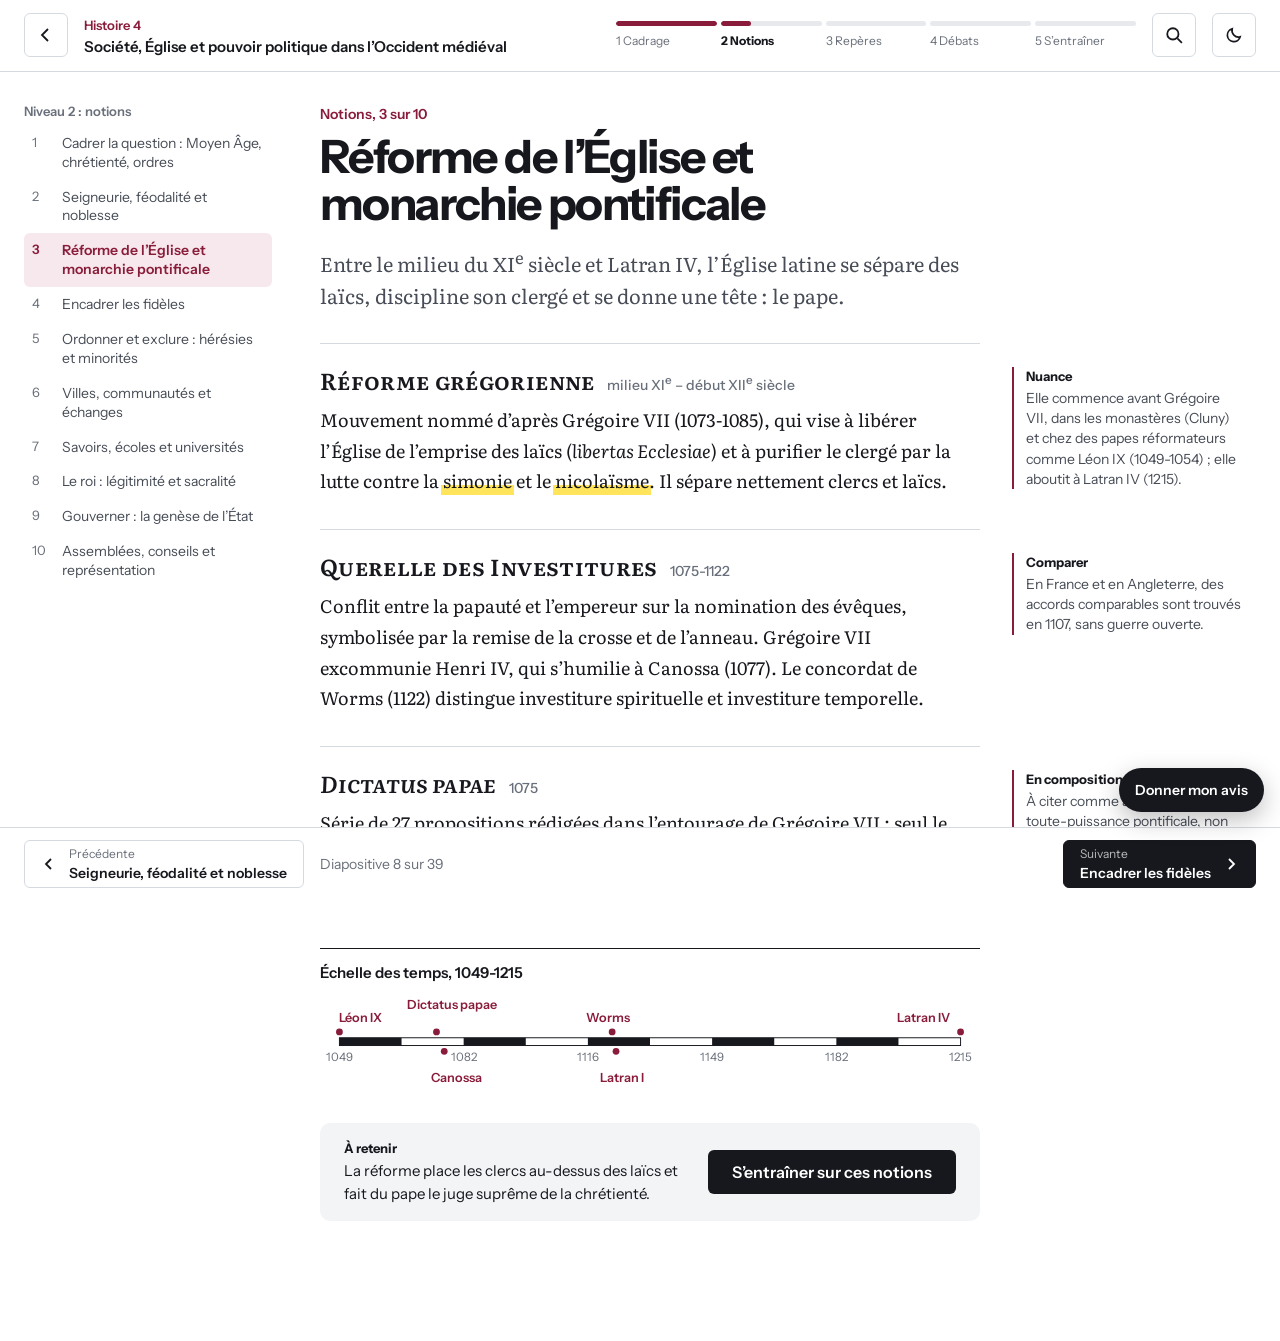
<file: maquette/b3-diapo.html>
<!doctype html>
<html lang="fr">
<head>
<meta charset="utf-8">
<meta name="robots" content="noindex, nofollow">
<meta name="viewport" content="width=device-width, initial-scale=1">
<title>Hepsy · Proposition B3 · Diapositive d’histoire</title>
<script>var t="auto";try{t=localStorage.getItem("hepsy3-theme")||"auto";}catch(e){}if(t==="clair"||t==="sombre")document.documentElement.dataset.theme=t;</script>
<link rel="preconnect" href="https://fonts.googleapis.com">
<link rel="preconnect" href="https://fonts.gstatic.com" crossorigin>
<link href="https://fonts.googleapis.com/css2?family=Instrument+Sans:ital,wght@0,400;0,500;0,600;0,700;1,400&family=Literata:ital,opsz,wght@0,7..72,400;0,7..72,500;0,7..72,600;1,7..72,400&display=swap" rel="stylesheet">
<style>
:root {
  color-scheme: light;
  --fond: #FFFFFF; --fond-2: #F3F4F6; --fond-3: #E7E9ED; --trait: #D5D9E0;
  --texte: #16181D; --texte-2: #474C56; --texte-3: #6A707B;
  --hist: #8A1C3B; --hist-clair: #F6E8EC;
  --surligneur: #FFE45C; --sur-texte: #16181D; --surl-fond: #FFE45C; --surl-texte: #16181D; --or: #FFE45C; --lecture-c: #16181D; --img-filtre: none; --plein: #16181D; --plein-texte: #FFFFFF; --plein-bord: transparent;
  --bulle: #16181D; --bulle-texte: #FFFFFF;
  --ui: "Instrument Sans", "Segoe UI", system-ui, sans-serif; --lecture: "Literata", Georgia, serif;
  --s1: 4px; --s2: 8px; --s3: 12px; --s4: 16px; --s5: 24px; --s6: 32px; --s7: 48px; --s8: 64px; --r: 6px;
}
@media (prefers-color-scheme: dark) { :root:not([data-theme="clair"]) {
  color-scheme: dark;
  --fond: #0C0A09; --fond-2: #181512; --fond-3: #2C261F; --trait: #2C261F;
  --texte: #F5EFE4; --texte-2: #D8D0C3; --texte-3: #A89E90; --lecture-c: #E9E1D3;
  --hist: #F0A38A; --hist-clair: #2A1A14; --geo: #A9C98F; --geo-clair: #1A2216; --metier: #E6C79C; --metier-clair: #241D14;
  --ok: #9CC08A; --ok-clair: #18200F; --ko: #EF8A7D; --ko-clair: #2A1512;
  --or: #F2B04A; --surl-fond: rgba(242, 176, 74, .24); --surl-texte: #FCE9BD;
  --plein: #241A0E; --plein-texte: #F6C76B; --plein-bord: rgba(242, 176, 74, .6); --ombre: none; --img-filtre: saturate(.92) brightness(.93);
  --bulle: #181512; --bulle-texte: #F5EFE4;
} }
:root[data-theme="sombre"] {
  color-scheme: dark;
  --fond: #0C0A09; --fond-2: #181512; --fond-3: #2C261F; --trait: #2C261F;
  --texte: #F5EFE4; --texte-2: #D8D0C3; --texte-3: #A89E90; --lecture-c: #E9E1D3;
  --hist: #F0A38A; --hist-clair: #2A1A14; --geo: #A9C98F; --geo-clair: #1A2216; --metier: #E6C79C; --metier-clair: #241D14;
  --ok: #9CC08A; --ok-clair: #18200F; --ko: #EF8A7D; --ko-clair: #2A1512;
  --or: #F2B04A; --surl-fond: rgba(242, 176, 74, .24); --surl-texte: #FCE9BD;
  --plein: #241A0E; --plein-texte: #F6C76B; --plein-bord: rgba(242, 176, 74, .6); --ombre: none; --img-filtre: saturate(.92) brightness(.93);
  --bulle: #181512; --bulle-texte: #F5EFE4;
}
* { box-sizing: border-box; }
img { filter: var(--img-filtre); }
html { background: var(--fond); }
body { margin: 0; background: var(--fond); color: var(--texte); font-family: var(--ui); font-size: 16px; line-height: 1.5; -webkit-font-smoothing: antialiased; }
:focus-visible { outline: 3px solid var(--texte); outline-offset: 2px; border-radius: 2px; }
h1, h2, h3 { margin: 0; line-height: 1.1; text-wrap: balance; }
p { margin: 0; }
a { color: inherit; }

.barre { position: sticky; top: 0; z-index: 5; background: color-mix(in srgb, var(--fond) 94%, transparent); backdrop-filter: blur(8px); border-bottom: 1px solid var(--trait); }
.barre-in { display: flex; align-items: center; gap: var(--s4); padding: var(--s3) var(--s5); }
.ico { display: inline-grid; place-items: center; width: 44px; height: 44px; border-radius: var(--r); border: 1px solid var(--trait); background: none; color: var(--texte); text-decoration: none; flex: none; cursor: pointer; }
.ico:hover { background: var(--fond-2); }
.tt { min-width: 0; }
.tt .disc { font-size: 13px; font-weight: 600; color: var(--hist); }
.tt b { display: block; font-size: 15px; font-weight: 600; white-space: nowrap; overflow: hidden; text-overflow: ellipsis; }
.niveaux { margin-left: auto; display: grid; grid-template-columns: repeat(5, minmax(56px, 1fr)); gap: var(--s1); width: min(520px, 42vw); flex: none; }
.niveaux a { display: flex; flex-direction: column; gap: 6px; text-decoration: none; font-size: 12px; color: var(--texte-3); min-height: 44px; justify-content: center; }
.niveaux a i { height: 5px; border-radius: 3px; background: var(--fond-3); overflow: hidden; position: relative; }
.niveaux a i b { position: absolute; inset: 0 auto 0 0; background: var(--hist); border-radius: 3px; }
.niveaux a[aria-current] { color: var(--texte); font-weight: 700; }

.page { display: grid; grid-template-columns: 248px minmax(0, 1fr); gap: var(--s7); max-width: 1380px; margin: 0 auto; padding: var(--s6) var(--s5) 120px; }
.plan { position: sticky; top: 92px; align-self: start; }
.plan h2 { font-size: 13px; font-weight: 600; color: var(--texte-3); margin-bottom: var(--s2); }
.plan ol { list-style: none; margin: 0; padding: 0; counter-reset: d; }
.plan li a { display: grid; grid-template-columns: 22px minmax(0, 1fr); gap: var(--s2); padding: var(--s2); border-radius: var(--r); text-decoration: none; font-size: 14px; line-height: 1.35; color: var(--texte-2); }
.plan li a::before { counter-increment: d; content: counter(d); color: var(--texte-3); font-size: 13px; }
.plan li a:hover { background: var(--fond-2); }
.plan li a[aria-current] { background: var(--hist-clair); color: var(--hist); font-weight: 600; }
.plan li a[aria-current]::before { color: var(--hist); }

/* Colonne de lecture et sa marge de notes (repris de A) */
.lect { display: grid; grid-template-columns: minmax(0, 660px) 230px; gap: 0 var(--s6); align-content: start; }
.lect > * { grid-column: 1; }
.lect .niv { font-size: 14px; font-weight: 600; color: var(--hist); }
.lect h1 { font-size: clamp(32px, 3.8vw, 46px); font-weight: 700; letter-spacing: -.035em; margin: var(--s2) 0 var(--s4); line-height: 1.04; }
.chapo { font-family: var(--lecture); font-size: 20px; line-height: 1.6; color: var(--texte-2); }
.notion { margin-top: var(--s6); padding-top: var(--s5); border-top: 1px solid var(--trait); }
/* Nom de la notion en petites capitales de Literata (repris de A) */
.notion h2 { font-family: var(--lecture); font-variant-caps: small-caps; font-weight: 600; font-size: 23px; letter-spacing: .015em; display: flex; flex-wrap: wrap; align-items: baseline; gap: var(--s1) var(--s3); }
.notion h2 small { font-family: var(--ui); font-variant-caps: normal; letter-spacing: 0; font-size: 14px; font-weight: 500; color: var(--texte-3); }
.notion p { font-family: var(--lecture); font-size: 18px; line-height: 1.7; margin-top: var(--s3); color: var(--lecture-c); }
.marge { grid-column: 2; margin-top: calc(var(--s6) + var(--s5)); font-size: 14px; line-height: 1.45; color: var(--texte-2); border-left: 2px solid var(--hist); padding-left: var(--s3); align-self: start; }
.marge b { display: block; font-size: 13px; color: var(--texte); margin-bottom: 2px; }
.terme { font: inherit; border: 0; padding: 0 .1em; margin: 0 -.1em; color: inherit; cursor: pointer; background: linear-gradient(transparent 60%, var(--surl-fond) 60%, var(--surl-fond) 94%, transparent 94%); }
.terme:hover, .terme[aria-expanded="true"] { background: linear-gradient(transparent 8%, var(--surl-fond) 8%, var(--surl-fond) 94%, transparent 94%); color: var(--surl-texte); }

/* Frise en échelle graphique de carte (repris de A) */
.echelle { margin-top: var(--s7); padding-top: var(--s4); border-top: 1px solid var(--texte); }
.echelle h2 { font-size: 15px; font-weight: 600; margin-bottom: var(--s4); }
.echelle svg { display: block; width: 100%; height: auto; color: var(--texte); }
.echelle .seg-p { fill: currentColor; } .echelle .seg-v { fill: var(--fond); }
.echelle .lbl { fill: var(--texte-3); font: 12px var(--ui); }
.echelle .ev { fill: var(--hist); font: 600 13px var(--ui); }

.fin { display: grid; grid-template-columns: minmax(0, 1fr) auto; gap: var(--s4); align-items: center; margin-top: var(--s6); padding: var(--s4) var(--s5); border-radius: 10px; background: var(--fond-2); }
.fin b { display: block; font-size: 13px; margin-bottom: 2px; }
.fin p { font-size: 15px; }
.fin a { display: inline-flex; align-items: center; min-height: 44px; padding: 0 var(--s5); border-radius: var(--r); background: var(--plein); color: var(--plein-texte); font-weight: 600; text-decoration: none; white-space: nowrap; }

/* Tiroir de définition : il glisse depuis la droite, comme sur le site actuel ; le texte reste visible à gauche */
.voile { position: fixed; inset: 0; z-index: 30; background: rgba(10, 11, 14, .32); opacity: 0; pointer-events: none; transition: opacity .2s ease; }
.voile.on { opacity: 1; pointer-events: auto; }
.tiroir { position: fixed; top: 0; right: 0; bottom: 0; z-index: 31; width: min(460px, 100vw); background: var(--fond); border-left: 1px solid var(--trait); box-shadow: -12px 0 32px rgba(0, 0, 0, .14); transform: translateX(100%); visibility: hidden; transition: transform .26s cubic-bezier(.2, .8, .2, 1), visibility 0s linear .26s; display: flex; flex-direction: column; }
.tiroir.on { transform: none; visibility: visible; transition: transform .26s cubic-bezier(.2, .8, .2, 1), visibility 0s; }
.tiroir-h { display: flex; align-items: center; gap: var(--s3); padding: var(--s3) var(--s4) var(--s3) var(--s5); border-bottom: 1px solid var(--trait); }
.tiroir-h .disc { font-size: 13px; font-weight: 600; color: var(--hist); }
.tiroir-h .ico { margin-left: auto; }
.tiroir-c { padding: var(--s5); overflow-y: auto; display: flex; flex-direction: column; gap: var(--s4); }
.tiroir-c h2 { font-family: var(--lecture); font-variant-caps: small-caps; font-weight: 600; font-size: 30px; letter-spacing: .01em; line-height: 1.1; }
.tiroir-c h2 + .sub { margin-top: calc(-1 * var(--s3)); font-size: 14px; color: var(--texte-3); }
.tiroir-c .def { font-family: var(--lecture); font-size: 18px; line-height: 1.65; color: var(--lecture-c); }
.tiroir-c .note { border-left: 2px solid var(--hist); padding: var(--s1) 0 var(--s1) var(--s3); font-size: 15px; color: var(--texte-2); }
.tiroir-c .note b { display: block; font-size: 13px; color: var(--texte); margin-bottom: 2px; }
.tiroir-c .voir { font-size: 14px; color: var(--texte-2); }
.tiroir-c .voir button { font: inherit; border: 0; padding: 0 .1em; background: linear-gradient(transparent 60%, var(--surl-fond) 60%, var(--surl-fond) 94%, transparent 94%); color: inherit; cursor: pointer; }
.tiroir-f { margin-top: auto; padding: var(--s4) var(--s5) calc(var(--s4) + env(safe-area-inset-bottom)); border-top: 1px solid var(--trait); display: flex; gap: var(--s3); }
.tiroir-f button { min-height: 44px; padding: 0 var(--s4); border-radius: var(--r); font: inherit; font-size: 14px; font-weight: 600; cursor: pointer; border: 1px solid var(--trait); background: none; color: var(--texte); }
.tiroir-f button.plein { background: var(--plein); color: var(--plein-texte); border-color: var(--plein); }

.pager { position: fixed; inset: auto 0 0 0; z-index: 5; background: var(--fond); border-top: 1px solid var(--trait); }
.pager-in { display: flex; align-items: center; gap: var(--s4); max-width: 1380px; margin: 0 auto; padding: var(--s3) var(--s5) calc(var(--s3) + env(safe-area-inset-bottom)); }
.pager a { display: flex; align-items: center; gap: var(--s3); min-height: 48px; padding: 0 var(--s4); border-radius: var(--r); border: 1px solid var(--trait); text-decoration: none; min-width: 0; }
.pager a:hover { background: var(--fond-2); }
.pager a span { display: flex; flex-direction: column; min-width: 0; }
.pager a small { font-size: 12px; color: var(--texte-3); }
.pager a b { font-size: 14px; font-weight: 600; white-space: nowrap; overflow: hidden; text-overflow: ellipsis; max-width: 28ch; }
.pager .suiv { margin-left: auto; background: var(--plein); color: var(--plein-texte); border-color: var(--plein); }
.pager .suiv small { color: inherit; opacity: .7; }
.pager .pos { font-size: 14px; color: var(--texte-3); white-space: nowrap; }

.mprog { display: none; padding: 0 var(--s4) var(--s2); font-size: 12px; color: var(--texte-3); }
.mprog .seg { display: grid; grid-template-columns: repeat(5, 1fr); gap: 3px; margin-top: 4px; }
.mprog .seg i { height: 4px; border-radius: 2px; background: var(--fond-3); }
.mprog .seg i.f { background: var(--hist); }
.mprog .seg i.p { background: linear-gradient(90deg, var(--hist) 30%, var(--fond-3) 30%); }

/* La marge de notes ne tient qu'au-delà de 1 240 px ; en dessous, les notes reviennent sous leur notion */
@media (max-width: 1240px) {
  .lect { grid-template-columns: minmax(0, 680px); }
  .marge { grid-column: 1; margin-top: var(--s4); border-left-width: 3px; background: var(--fond-2); padding: var(--s3) var(--s4); border-radius: 0 var(--r) var(--r) 0; }
}
@media (max-width: 860px) {
  .page { grid-template-columns: minmax(0, 1fr); padding: var(--s5) var(--s4) 120px; gap: var(--s5); }
  .plan, .niveaux { display: none; }
  .barre-in { padding: var(--s2) var(--s4); gap: var(--s3); }
  .mprog { display: block; }
  .rch-btn { margin-left: auto; }
  .chapo { font-size: 18px; }
  .notion p { font-size: 17px; }
  .fin { grid-template-columns: minmax(0, 1fr); }
  .pager-in { padding: var(--s2) var(--s4) calc(var(--s2) + env(safe-area-inset-bottom)); gap: var(--s2); }
  .pager a { padding: 0 var(--s3); }
  .pager a b { max-width: 15ch; }
  .pager .prec span, .pager .pos { display: none; }
}
@media (prefers-reduced-motion: reduce) { * { transition: none !important; } }
/* contour miel des actions principales en sombre */
.btn.plein, .reprise .go, .fin a, .pager .suiv, .menu a[aria-current], .tiroir-f button.plein { box-shadow: inset 0 0 0 1px var(--plein-bord); }

/* lien vers le questionnaire (version publiée pour les collègues) */
.retour-avis { position: fixed; z-index: 30; right: max(16px, env(safe-area-inset-right, 0px)); bottom: calc(88px + env(safe-area-inset-bottom, 0px)); display: inline-flex; align-items: center; min-height: 44px; padding: 0 16px; border-radius: 99px; background: var(--plein); color: var(--plein-texte); font: 600 14px var(--ui); text-decoration: none; box-shadow: inset 0 0 0 1px var(--plein-bord, transparent), 0 8px 24px rgba(0,0,0,.25); }
@media (max-width: 760px) { .retour-avis { bottom: calc(84px + env(safe-area-inset-bottom, 0px)); } }
</style>
</head>
<body>
<header class="barre">
  <div class="barre-in">
    <a class="ico" href="b3-accueil.html" aria-label="Retour aux thèmes"><svg width="18" height="18" viewBox="0 0 18 18" fill="none" stroke="currentColor" stroke-width="1.8" aria-hidden="true"><path d="M11 3L5 9l6 6"/></svg></a>
    <div class="tt"><span class="disc">Histoire 4</span><b>Société, Église et pouvoir politique dans l’Occident médiéval</b></div>
    <nav class="niveaux" aria-label="Niveaux du thème">
      <a href="#"><i><b style="width:100%"></b></i>1 Cadrage</a>
      <a href="#" aria-current="step"><i><b style="width:30%"></b></i>2 Notions</a>
      <a href="#"><i></i>3 Repères</a>
      <a href="#"><i></i>4 Débats</a>
      <a href="#"><i></i>5 S’entraîner</a>
    </nav>
    <button class="ico rch-btn" type="button" aria-label="Rechercher"><svg width="18" height="18" viewBox="0 0 16 16" fill="none" stroke="currentColor" stroke-width="1.6" aria-hidden="true"><circle cx="7" cy="7" r="5"/><path d="M11 11l4 4"/></svg></button>
    <button class="ico" type="button" id="tb" aria-label="Changer de fond"><svg width="18" height="18" viewBox="0 0 16 16" fill="none" stroke="currentColor" stroke-width="1.5" aria-hidden="true"><path d="M13.5 9.6A5.8 5.8 0 0 1 6.4 2.5a5.8 5.8 0 1 0 7.1 7.1z"/></svg></button>
  </div>
  <div class="mprog">Niveau 2 sur 5 : notions<div class="seg" aria-hidden="true"><i class="f"></i><i class="p"></i><i></i><i></i><i></i></div></div>
</header>

<div class="page">
  <nav class="plan" aria-label="Diapositives du niveau 2">
    <h2>Niveau 2 : notions</h2>
    <ol>
      <li><a href="#">Cadrer la question : Moyen Âge, chrétienté, ordres</a></li>
      <li><a href="#">Seigneurie, féodalité et noblesse</a></li>
      <li><a href="#" aria-current="page">Réforme de l’Église et monarchie pontificale</a></li>
      <li><a href="#">Encadrer les fidèles</a></li>
      <li><a href="#">Ordonner et exclure : hérésies et minorités</a></li>
      <li><a href="#">Villes, communautés et échanges</a></li>
      <li><a href="#">Savoirs, écoles et universités</a></li>
      <li><a href="#">Le roi : légitimité et sacralité</a></li>
      <li><a href="#">Gouverner : la genèse de l’État</a></li>
      <li><a href="#">Assemblées, conseils et représentation</a></li>
    </ol>
  </nav>

  <article class="lect">
    <span class="niv">Notions, 3 sur 10</span>
    <h1>Réforme de l’Église et monarchie pontificale</h1>
    <p class="chapo">Entre le milieu du XI<sup>e</sup> siècle et Latran IV, l’Église latine se sépare des laïcs, discipline son clergé et se donne une tête : le pape.</p>

    <section class="notion">
      <h2>Réforme grégorienne <small>milieu XI<sup>e</sup> – début XII<sup>e</sup> siècle</small></h2>
      <p>Mouvement nommé d’après Grégoire VII (1073-1085), qui vise à libérer l’Église de l’emprise des laïcs (<i>libertas Ecclesiae</i>) et à purifier le clergé par la lutte contre la <button class="terme" type="button" aria-expanded="false" data-t="Simonie">simonie</button> et le <button class="terme" type="button" aria-expanded="false" data-t="Nicolaïsme">nicolaïsme</button>. Il sépare nettement clercs et laïcs.</p>
    </section>
    <aside class="marge"><b>Nuance</b>Elle commence avant Grégoire VII, dans les monastères (Cluny) et chez des papes réformateurs comme Léon IX (1049-1054) ; elle aboutit à Latran IV (1215).</aside>

    <section class="notion">
      <h2>Querelle des Investitures <small>1075-1122</small></h2>
      <p>Conflit entre la papauté et l’empereur sur la nomination des évêques, symbolisée par la remise de la crosse et de l’anneau. Grégoire VII excommunie Henri IV, qui s’humilie à Canossa (1077). Le concordat de Worms (1122) distingue investiture spirituelle et investiture temporelle.</p>
    </section>
    <aside class="marge"><b>Comparer</b>En France et en Angleterre, des accords comparables sont trouvés en 1107, sans guerre ouverte.</aside>

    <section class="notion">
      <h2><i>Dictatus papae</i> <small>1075</small></h2>
      <p>Série de 27 propositions rédigées dans l’entourage de Grégoire VII : seul le pape est universel, il peut déposer les empereurs, nul ne peut le juger, l’Église romaine ne s’est jamais trompée.</p>
    </section>
    <aside class="marge"><b>En composition</b>À citer comme affirmation de la toute-puissance pontificale, non comme description de la pratique.</aside>

    <section class="echelle" aria-labelledby="t-ech">
      <h2 id="t-ech">Échelle des temps, 1049-1215</h2>
      <svg viewBox="-20 0 680 96" role="img" aria-label="Frise de 1049 à 1215 : Léon IX, Dictatus papae, Canossa, concordat de Worms, Latran I, Latran IV">
        <rect x="0" y="42" width="640" height="8" class="seg-v" stroke="currentColor"/>
        <g class="seg-p"><rect x="0" y="42" width="64" height="8"/><rect x="128" y="42" width="64" height="8"/><rect x="256" y="42" width="64" height="8"/><rect x="384" y="42" width="64" height="8"/><rect x="512" y="42" width="64" height="8"/></g>
        <g class="lbl" text-anchor="middle"><text x="0" y="66">1049</text><text x="128" y="66">1082</text><text x="256" y="66">1116</text><text x="384" y="66">1149</text><text x="512" y="66">1182</text><text x="640" y="66">1215</text></g>
        <g class="ev" fill="currentColor">
          <circle cx="0" cy="36" r="3.5"/><text x="0" y="26">Léon IX</text>
          <circle cx="100" cy="36" r="3.5"/><text x="70" y="12">Dictatus papae</text>
          <circle cx="108" cy="56" r="3.5"/><text x="94" y="88">Canossa</text>
          <circle cx="281" cy="36" r="3.5"/><text x="254" y="26">Worms</text>
          <circle cx="285" cy="56" r="3.5"/><text x="268" y="88">Latran I</text>
          <circle cx="640" cy="36" r="3.5"/><text x="574" y="26">Latran IV</text>
        </g>
      </svg>
    </section>

    <div class="fin">
      <div><b>À retenir</b><p>La réforme place les clercs au-dessus des laïcs et fait du pape le juge suprême de la chrétienté.</p></div>
      <a href="b3-entrainement.html">S’entraîner sur ces notions</a>
    </div>
  </article>
</div>

<nav class="pager" aria-label="Diapositives">
  <div class="pager-in">
    <a class="prec" href="#" aria-label="Diapositive précédente : Seigneurie, féodalité et noblesse"><svg width="16" height="16" viewBox="0 0 16 16" fill="none" stroke="currentColor" stroke-width="1.8" aria-hidden="true"><path d="M10 3L5 8l5 5"/></svg><span><small>Précédente</small><b>Seigneurie, féodalité et noblesse</b></span></a>
    <span class="pos">Diapositive 8 sur 39</span>
    <a class="suiv" href="#" aria-label="Diapositive suivante : Encadrer les fidèles"><span><small>Suivante</small><b>Encadrer les fidèles</b></span><svg width="16" height="16" viewBox="0 0 16 16" fill="none" stroke="currentColor" stroke-width="1.8" aria-hidden="true"><path d="M6 3l5 5-5 5"/></svg></a>
  </div>
</nav>

<div class="voile" id="voile"></div>
<aside class="tiroir" id="tiroir" role="dialog" aria-modal="true" aria-labelledby="tr-t" aria-hidden="true">
  <div class="tiroir-h"><span class="disc">Histoire 4, notion</span><button class="ico" type="button" id="tr-x" aria-label="Fermer la définition"><svg width="16" height="16" viewBox="0 0 16 16" fill="none" stroke="currentColor" stroke-width="1.8" aria-hidden="true"><path d="M3 3l10 10M13 3L3 13"/></svg></button></div>
  <div class="tiroir-c" id="tr-c"></div>
  <div class="tiroir-f"><button type="button" class="plein">Ajouter aux cartes à revoir</button><button type="button" id="tr-f">Fermer</button></div>
</aside>
<script>
/* Contenu réel de la fiche H4 : définition (d), nuance (x) et notions liées */
var D = {
  "Simonie": { sub: "Réforme de l’Église et monarchie pontificale", d: "Achat ou vente de biens spirituels : sacrements, charges ecclésiastiques (évêchés, cures). Le nom vient de Simon le Magicien, qui voulut acheter aux apôtres le pouvoir de l’Esprit (Actes 8).", x: "Les réformateurs y rangent toute nomination d’un évêque par un laïc contre services ou argent.", voir: ["Nicolaïsme"] },
  "Nicolaïsme": { sub: "Réforme de l’Église et monarchie pontificale", d: "Désigne le mariage ou le concubinage des prêtres, combattu par la réforme : le célibat des clercs majeurs, exigé depuis longtemps, est imposé définitivement (Latran I, 1123 ; Latran II, 1139).", x: "Ce célibat est propre à l’Église latine : les prêtres orthodoxes peuvent être mariés.", voir: ["Simonie"] }
};
var tr = document.getElementById("tiroir"), voile = document.getElementById("voile"), cur = null;
function remplir(nomT) {
  var n = D[nomT];
  document.getElementById("tr-c").innerHTML = '<h2 id="tr-t">' + nomT + '</h2><p class="sub">' + n.sub + '</p><p class="def">' + n.d + '</p>' +
    '<div class="note"><b>Nuance</b>' + n.x + '</div>' +
    '<p class="voir">Voir aussi : ' + n.voir.map(function (v) { return '<button type="button" data-v="' + v + '">' + v.toLowerCase() + '</button>'; }).join(", ") + '</p>';
  document.querySelectorAll("#tr-c [data-v]").forEach(function (v) { v.onclick = function () { remplir(v.dataset.v); }; });
}
function ouvrir(t) {
  if (cur && cur !== t) cur.setAttribute("aria-expanded", "false");
  cur = t; t.setAttribute("aria-expanded", "true"); remplir(t.dataset.t);
  tr.classList.add("on"); voile.classList.add("on"); tr.setAttribute("aria-hidden", "false");
  document.getElementById("tr-x").focus();
}
function fermer() {
  tr.classList.remove("on"); voile.classList.remove("on"); tr.setAttribute("aria-hidden", "true");
  if (cur) { cur.setAttribute("aria-expanded", "false"); cur.focus(); cur = null; }
}
document.querySelectorAll(".terme").forEach(function (t) { t.addEventListener("click", function () { ouvrir(t); }); });
document.getElementById("tr-x").onclick = fermer; document.getElementById("tr-f").onclick = fermer; voile.onclick = fermer;
document.addEventListener("keydown", function (e) {
  if (!tr.classList.contains("on")) return;
  if (e.key === "Escape") { fermer(); return; }
  if (e.key === "Tab") {  /* le focus reste dans le tiroir tant qu'il est ouvert */
    var f = tr.querySelectorAll("button"), a = f[0], z = f[f.length - 1];
    if (e.shiftKey && document.activeElement === a) { e.preventDefault(); z.focus(); }
    else if (!e.shiftKey && document.activeElement === z) { e.preventDefault(); a.focus(); }
  }
});
/* même choix de fond que l'accueil, mémorisé sur l'appareil */
document.getElementById("tb").onclick = function () {
  var t = getComputedStyle(document.documentElement).colorScheme === "dark" ? "clair" : "sombre";
  document.documentElement.dataset.theme = t; try { localStorage.setItem("hepsy3-theme", t); localStorage.setItem("hepsy3-theme-choisi", "1"); } catch (e) {}
};
</script>
<a class="retour-avis" href="./">Donner mon avis</a>
<script src="b3-recherche.js"></script>
</body>
</html>
</file>
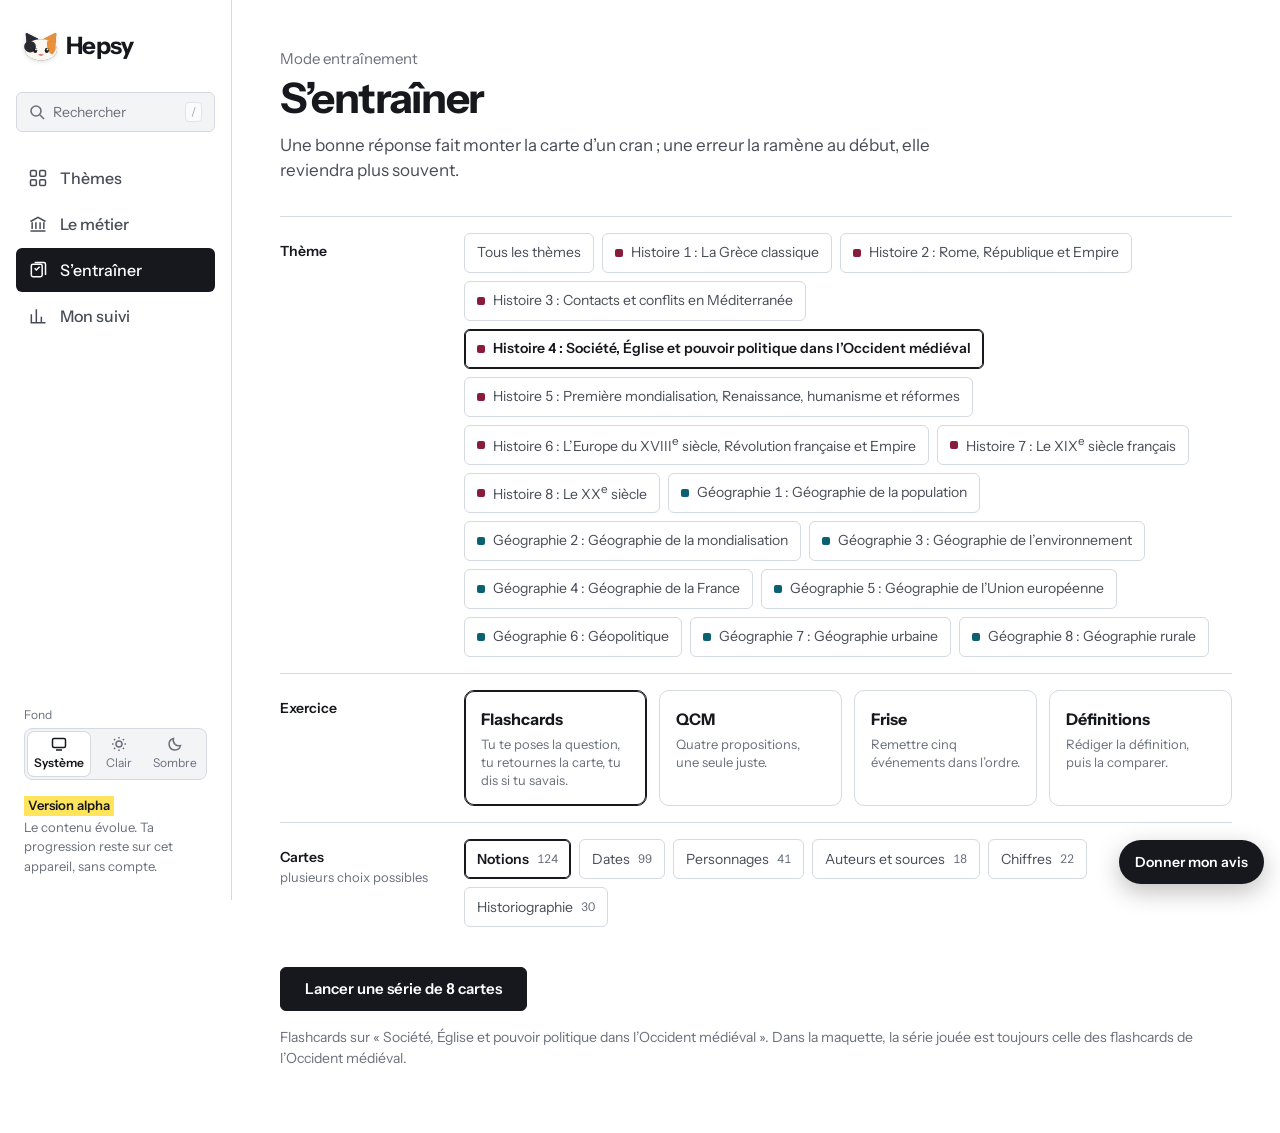
<file: maquette/b3-entrainement.html>
<!doctype html>
<html lang="fr">
<head>
<meta charset="utf-8">
<meta name="robots" content="noindex, nofollow">
<meta name="viewport" content="width=device-width, initial-scale=1">
<title>Hepsy · Proposition B3 · S’entraîner</title>
<script>var t="auto";try{t=localStorage.getItem("hepsy3-theme")||"auto";}catch(e){}if(t==="clair"||t==="sombre")document.documentElement.dataset.theme=t;</script>
<link rel="preconnect" href="https://fonts.googleapis.com"><link rel="preconnect" href="https://fonts.gstatic.com" crossorigin>
<link href="https://fonts.googleapis.com/css2?family=Instrument+Sans:ital,wght@0,400;0,500;0,600;0,700;1,400&family=Literata:ital,opsz,wght@0,7..72,400;0,7..72,500;0,7..72,600;1,7..72,400&display=swap" rel="stylesheet">
<link rel="stylesheet" href="b3-commun.css">
<style>
.reglage { display: grid; grid-template-columns: 160px minmax(0, 1fr); gap: var(--s4) var(--s5); align-items: start; padding: var(--s4) 0; border-top: 1px solid var(--trait); }
.reglage > span { font-size: 14px; font-weight: 600; padding-top: 8px; }
.reglage > span small { display: block; font-weight: 400; color: var(--texte-3); font-size: 13px; }
.choix { display: flex; flex-wrap: wrap; gap: var(--s2); }
.choix button { display: inline-flex; align-items: center; gap: var(--s2); min-height: 40px; padding: 0 var(--s3); border-radius: var(--r); border: 1px solid var(--trait); background: var(--fond); font-size: 14px; cursor: pointer; color: var(--texte-2); }
.choix button:hover { border-color: var(--texte-3); }
.choix button[aria-pressed="true"] { border-color: var(--texte); color: var(--texte); font-weight: 600; box-shadow: inset 0 0 0 1px var(--texte); }
.choix button small { color: var(--texte-3); font-weight: 400; font-size: 12px; }
.choix button .pt { width: 8px; height: 8px; border-radius: 2px; }
.choix .h .pt { background: var(--hist); } .choix .g .pt { background: var(--geo); }
.modes { display: grid; grid-template-columns: repeat(4, minmax(0, 1fr)); gap: var(--s3); }
.mode { display: flex; flex-direction: column; gap: var(--s1); text-align: left; padding: var(--s4); border-radius: 10px; border: 1px solid var(--trait); background: var(--fond); cursor: pointer; min-height: 112px; }
.mode b { font-size: 16px; }
.mode span { font-size: 13px; color: var(--texte-3); line-height: 1.4; }
.mode[aria-pressed="true"] { border-color: var(--texte); box-shadow: inset 0 0 0 1px var(--texte); }
.lancer { display: flex; align-items: center; gap: var(--s4); margin-top: var(--s5); flex-wrap: wrap; }
.lancer p { color: var(--texte-3); font-size: 14px; }

/* Séance */
.seance[hidden], .reglages[hidden], .fin[hidden] { display: none; }
.seance { max-width: 760px; }
.s-haut { display: flex; align-items: center; gap: var(--s4); margin-bottom: var(--s5); }
.s-haut .prog { flex: 1; height: 6px; border-radius: 3px; background: var(--fond-3); overflow: hidden; }
.s-haut .prog b { display: block; height: 100%; background: var(--hist); border-radius: 3px; transition: width .3s ease; }
.s-haut span { font-size: 14px; color: var(--texte-3); white-space: nowrap; }
.carte-f { position: relative; min-height: 340px; perspective: 1600px; }
.face { position: absolute; inset: 0; display: flex; flex-direction: column; justify-content: center; gap: var(--s3); padding: var(--s6) var(--s7); border: 1px solid var(--trait); border-radius: 14px; background: var(--fond); box-shadow: var(--ombre); backface-visibility: hidden; transition: transform .5s cubic-bezier(.2, .8, .2, 1); }
.face.verso { transform: rotateY(180deg); background: var(--fond-2); }
.carte-f.tournee .recto { transform: rotateY(-180deg); }
.carte-f.tournee .verso { transform: rotateY(0); }
.face .grp { font-size: 13px; color: var(--texte-3); }
.face .terme { font-family: var(--lecture); font-variant-caps: small-caps; font-weight: 600; font-size: clamp(30px, 4.4vw, 44px); line-height: 1.1; letter-spacing: .01em; }
.face .consigne { font-size: 14px; color: var(--texte-3); margin-top: var(--s3); }
.face .def { font-family: var(--lecture); font-size: 19px; line-height: 1.6; color: var(--lecture-c); }
.face .terme-v { font-family: var(--lecture); font-variant-caps: small-caps; font-weight: 600; font-size: 20px; }
.s-act { display: flex; gap: var(--s3); margin-top: var(--s5); justify-content: center; flex-wrap: wrap; }
.s-act[hidden] { display: none; }
.s-act .btn { min-width: 180px; }
.btn.ko { border-color: var(--ko); color: var(--ko); background: var(--ko-clair); }
.btn.ok { border-color: var(--ok); color: var(--ok); background: var(--ok-clair); }
kbd { font-family: var(--ui); font-size: 11px; border: 1px solid currentColor; border-radius: 4px; padding: 0 4px; opacity: .6; margin-left: 4px; }
.s-note { text-align: center; margin-top: var(--s4); font-size: 13px; color: var(--texte-3); }

.fin { max-width: 760px; }
.score { font-size: clamp(64px, 10vw, 104px); font-weight: 700; letter-spacing: -.05em; line-height: 1; }
.score small { font-size: .35em; letter-spacing: -.01em; color: var(--texte-3); font-weight: 500; }
.fin h2 { font-size: 24px; font-weight: 700; margin: var(--s3) 0 var(--s2); }
.fin > p { color: var(--texte-2); max-width: 56ch; }
.revoir { list-style: none; padding: 0; margin: var(--s5) 0; border-top: 1px solid var(--trait); }
.revoir li { padding: var(--s3) 0; border-bottom: 1px solid var(--trait); display: flex; justify-content: space-between; gap: var(--s3); font-size: 15px; }
.revoir li span { color: var(--texte-3); font-size: 13px; }
.fin .act { display: flex; gap: var(--s3); flex-wrap: wrap; }

@media (max-width: 900px) { .modes { grid-template-columns: repeat(2, minmax(0, 1fr)); } }
@media (max-width: 760px) {
  .reglage { grid-template-columns: minmax(0, 1fr); gap: var(--s2); }
  .face { padding: var(--s5); }
  .carte-f { min-height: 380px; }
  .s-act .btn { flex: 1; min-width: 0; }
  kbd { display: none; }
}
@media (prefers-reduced-motion: reduce) { .face { transition: none; } }
</style>
</head>
<body data-page="train">
<div class="app">
  <div>
    <main class="main">
      <section class="reglages" id="reglages">
        <header class="tete-p">
          <p class="sur">Mode entraînement</p>
          <h1>S’entraîner</h1>
          <p>Une bonne réponse fait monter la carte d’un cran ; une erreur la ramène au début, elle reviendra plus souvent.</p>
        </header>
        <div class="reglage"><span>Thème</span><div class="choix" id="c-th"></div></div>
        <div class="reglage"><span>Exercice</span>
          <div class="modes" id="c-mode">
            <button class="mode" type="button" data-m="flash" aria-pressed="true"><b>Flashcards</b><span>Tu te poses la question, tu retournes la carte, tu dis si tu savais.</span></button>
            <button class="mode" type="button" data-m="qcm" aria-pressed="false"><b>QCM</b><span>Quatre propositions, une seule juste.</span></button>
            <button class="mode" type="button" data-m="frise" aria-pressed="false"><b>Frise</b><span>Remettre cinq événements dans l’ordre.</span></button>
            <button class="mode" type="button" data-m="def" aria-pressed="false"><b>Définitions</b><span>Rédiger la définition, puis la comparer.</span></button>
          </div>
        </div>
        <div class="reglage"><span>Cartes<small>plusieurs choix possibles</small></span><div class="choix" id="c-types"></div></div>
        <div class="lancer"><button class="btn plein" type="button" id="go">Lancer une série de 8 cartes</button><p id="go-note">Flashcards sur l’Occident médiéval, cartes de notions.</p></div>
      </section>

      <section class="seance" id="seance" hidden aria-live="polite">
        <div class="s-haut"><button class="btn" type="button" id="quitter">Arrêter</button><div class="prog"><b id="prog" style="width:0"></b></div><span id="pos"></span></div>
        <div class="carte-f" id="carte">
          <div class="face recto"><span class="grp" id="r-g"></span><p class="terme" id="r-t"></p><p class="consigne">Formule la définition dans ta tête, puis retourne la carte.</p></div>
          <div class="face verso" aria-hidden="true"><span class="grp" id="v-g"></span><p class="terme-v" id="v-t"></p><p class="def" id="v-d"></p></div>
        </div>
        <div class="s-act" id="act-r"><button class="btn plein" type="button" id="tourner">Retourner la carte<kbd>Espace</kbd></button></div>
        <div class="s-act" id="act-v" hidden><button class="btn ko" type="button" id="non">À revoir<kbd>1</kbd></button><button class="btn ok" type="button" id="oui">Je savais<kbd>2</kbd></button></div>
        <p class="s-note">Flashcards auto-évaluées : sois honnête avec toi-même, c’est ton suivi qui en dépend.</p>
      </section>

      <section class="fin" id="fin" hidden aria-live="polite">
        <p class="score" id="score"></p>
        <h2 id="fin-t"></h2>
        <p id="fin-p"></p>
        <ul class="revoir" id="revoir"></ul>
        <div class="act"><button class="btn plein" type="button" id="encore">Revoir les cartes manquées</button><button class="btn" type="button" id="retour">Changer de réglages</button><a class="btn" href="b3-suivi.html">Voir mon suivi</a></div>
      </section>
    </main>
  </div>
</div>
<script src="b3-commun.js"></script>
<script src="b3-recherche.js"></script>
<script>
var THEMES = [["tous", "Tous les thèmes", ""],
  ["h1", "Histoire 1 : La Grèce classique", "h"], ["h2", "Histoire 2 : Rome, République et Empire", "h"], ["h3", "Histoire 3 : Contacts et conflits en Méditerranée", "h"], ["h4", "Histoire 4 : Société, Église et pouvoir politique dans l’Occident médiéval", "h"],
  ["h5", "Histoire 5 : Première mondialisation, Renaissance, humanisme et réformes", "h"], ["h6", "Histoire 6 : L’Europe du XVIII<sup>e</sup> siècle, Révolution française et Empire", "h"], ["h7", "Histoire 7 : Le XIX<sup>e</sup> siècle français", "h"], ["h8", "Histoire 8 : Le XX<sup>e</sup> siècle", "h"],
  ["g1", "Géographie 1 : Géographie de la population", "g"], ["g2", "Géographie 2 : Géographie de la mondialisation", "g"], ["g3", "Géographie 3 : Géographie de l’environnement", "g"], ["g4", "Géographie 4 : Géographie de la France", "g"],
  ["g5", "Géographie 5 : Géographie de l’Union européenne", "g"], ["g6", "Géographie 6 : Géopolitique", "g"], ["g7", "Géographie 7 : Géographie urbaine", "g"], ["g8", "Géographie 8 : Géographie rurale", "g"]];
var TYPES = [["notion", "Notions", 124], ["date", "Dates", 99], ["perso", "Personnages", 41], ["auteur", "Auteurs et sources", 18], ["chiffre", "Chiffres", 22], ["histo", "Historiographie", 30]];
/* Huit cartes tirées de la fiche H4 (content/h4_notions.json) */
var CARTES = [
  ["Cadrer la question", "Occident médiéval", "L’espace de la chrétienté latine, qui obéit au pape de Rome et utilise le latin comme langue de l’Église et du savoir, par opposition à la chrétienté grecque (Byzance) et au monde musulman. Il s’élargit aux XI<sup>e</sup>-XIII<sup>e</sup> siècles vers le nord, l’est et le sud (Reconquista)."],
  ["Seigneurie, féodalité et noblesse", "Seigneurie foncière", "Domaine dont le seigneur (<i>dominus</i>) possède la terre : une réserve qu’il exploite directement et des tenures confiées aux paysans contre redevances et services."],
  ["Seigneurie, féodalité et noblesse", "Seigneurie banale", "Pouvoir d’ordonner, contraindre et punir (le ban), d’origine publique, exercé par le seigneur sur tous les habitants d’un territoire, propriétaires ou non. Il donne justice, taxes, péages et monopoles."],
  ["Réforme de l’Église", "Réforme grégorienne", "Mouvement (milieu XI<sup>e</sup>-début XII<sup>e</sup> siècle) nommé d’après Grégoire VII, qui vise à libérer l’Église de l’emprise des laïcs (<i>libertas Ecclesiae</i>) et à purifier le clergé. Il sépare nettement clercs et laïcs et place le pape au sommet."],
  ["Réforme de l’Église", "Simonie", "Achat ou vente de biens spirituels : sacrements, charges ecclésiastiques (évêchés, cures). Le nom vient de Simon le Magicien, qui voulut acheter aux apôtres le pouvoir de l’Esprit (Actes 8)."],
  ["Encadrer les fidèles", "Paroisse", "Circonscription religieuse de base, avec son église, son curé et son cimetière, où le fidèle reçoit les sacrements et paie la dîme. Le maillage paroissial s’achève aux XII<sup>e</sup>-XIII<sup>e</sup> siècles et sert aussi à contrôler les individus."],
  ["Encadrer les fidèles", "Septénaire sacramentel", "Les sept sacrements sont fixés aux XII<sup>e</sup>-XIII<sup>e</sup> siècles (Pierre Lombard) : baptême, confirmation, eucharistie, pénitence, extrême-onction, ordre, mariage. Seul le prêtre peut les administrer, sauf le baptême en cas d’urgence."],
  ["Hérésies et minorités", "Hérésie", "Choix d’une opinion contraire à la doctrine de l’Église, défendue avec obstination. En 1199, la bulle <i>Vergentis in senium</i> d’Innocent III assimile l’hérésie à un crime de lèse-majesté divine."]
];
var cfg = { th: "h4", mode: "flash", types: ["notion"] };
function majChoix() {
  document.getElementById("c-th").innerHTML = THEMES.map(function (t) { return '<button type="button" class="' + t[2] + '" data-th="' + t[0] + '" aria-pressed="' + (cfg.th === t[0]) + '">' + (t[2] ? '<span class="pt"></span>' : '') + '<span>' + t[1] + '</span></button>'; }).join("");
  document.getElementById("c-types").innerHTML = TYPES.map(function (t) { return '<button type="button" data-ty="' + t[0] + '" aria-pressed="' + (cfg.types.indexOf(t[0]) >= 0) + '">' + t[1] + ' <small>' + t[2] + '</small></button>'; }).join("");
  document.querySelectorAll("#c-th button").forEach(function (b) { b.onclick = function () { cfg.th = b.dataset.th; majChoix(); }; });
  document.querySelectorAll("#c-types button").forEach(function (b) { b.onclick = function () { var i = cfg.types.indexOf(b.dataset.ty); if (i >= 0 && cfg.types.length > 1) cfg.types.splice(i, 1); else if (i < 0) cfg.types.push(b.dataset.ty); majChoix(); }; });
  var nomT = THEMES.filter(function (t) { return t[0] === cfg.th; })[0][1], nomM = { flash: "Flashcards", qcm: "QCM", frise: "Frise", def: "Définitions" }[cfg.mode];
  document.getElementById("go-note").innerHTML = nomM + (cfg.th === "tous" ? " sur tous les thèmes" : " sur « " + nomT.replace(/^[^:]+ : /, "") + " »") + ". Dans la maquette, la série jouée est toujours celle des flashcards de l’Occident médiéval.";
}
document.querySelectorAll("#c-mode .mode").forEach(function (b) { b.onclick = function () { cfg.mode = b.dataset.m; document.querySelectorAll("#c-mode .mode").forEach(function (x) { x.setAttribute("aria-pressed", x === b); }); majChoix(); }; });
majChoix();

var serie = [], i = 0, rate = [], $ = function (id) { return document.getElementById(id); };
function montrer() {
  var c = serie[i], carte = $("carte");
  carte.classList.remove("tournee"); carte.querySelector(".verso").setAttribute("aria-hidden", "true"); carte.querySelector(".recto").removeAttribute("aria-hidden");
  $("r-g").textContent = c[0]; $("r-t").innerHTML = c[1]; $("v-g").textContent = c[0]; $("v-t").innerHTML = c[1]; $("v-d").innerHTML = c[2];
  $("pos").textContent = "Carte " + (i + 1) + " sur " + serie.length; $("prog").style.width = (100 * i / serie.length) + "%";
  $("act-r").hidden = false; $("act-v").hidden = true; $("tourner").focus();
}
function tourner() { var carte = $("carte"); carte.classList.add("tournee"); carte.querySelector(".verso").removeAttribute("aria-hidden"); carte.querySelector(".recto").setAttribute("aria-hidden", "true"); $("act-r").hidden = true; $("act-v").hidden = false; $("oui").focus(); }
function repondre(ok) { if (!ok) rate.push(serie[i]); i++; if (i < serie.length) montrer(); else finir(); }
function finir() {
  $("prog").style.width = "100%"; $("seance").hidden = true; $("fin").hidden = false;
  var n = serie.length, bon = n - rate.length;
  $("score").innerHTML = bon + '<small> / ' + n + '</small>';
  $("fin-t").textContent = rate.length === 0 ? "Série parfaite." : rate.length <= 2 ? "Belle série." : "Série enregistrée.";
  $("fin-p").textContent = rate.length ? "Les cartes manquées reviendront plus souvent dans tes prochaines séries. Tu peux aussi les revoir tout de suite." : "Chaque carte monte d’un cran : elles reviendront plus espacées.";
  $("revoir").innerHTML = rate.map(function (c) { return '<li>' + c[1] + '<span>' + c[0] + '</span></li>'; }).join("");
  $("encore").hidden = !rate.length; (rate.length ? $("encore") : $("retour")).focus();
}
function lancer(cartes) { serie = cartes.slice(); i = 0; rate = []; $("reglages").hidden = true; $("fin").hidden = true; $("seance").hidden = false; montrer(); }
$("go").onclick = function () { lancer(CARTES); };
$("tourner").onclick = tourner; $("oui").onclick = function () { repondre(true); }; $("non").onclick = function () { repondre(false); };
$("encore").onclick = function () { lancer(rate); };
$("retour").onclick = $("quitter").onclick = function () { $("seance").hidden = true; $("fin").hidden = true; $("reglages").hidden = false; };
document.addEventListener("keydown", function (e) {
  if ($("seance").hidden || e.target.tagName === "INPUT") return;
  if (e.key === " " && !$("act-r").hidden) { e.preventDefault(); tourner(); }
  else if (!$("act-v").hidden && (e.key === "1" || e.key === "2")) repondre(e.key === "2");
});
</script>
</body>
</html>
</file>
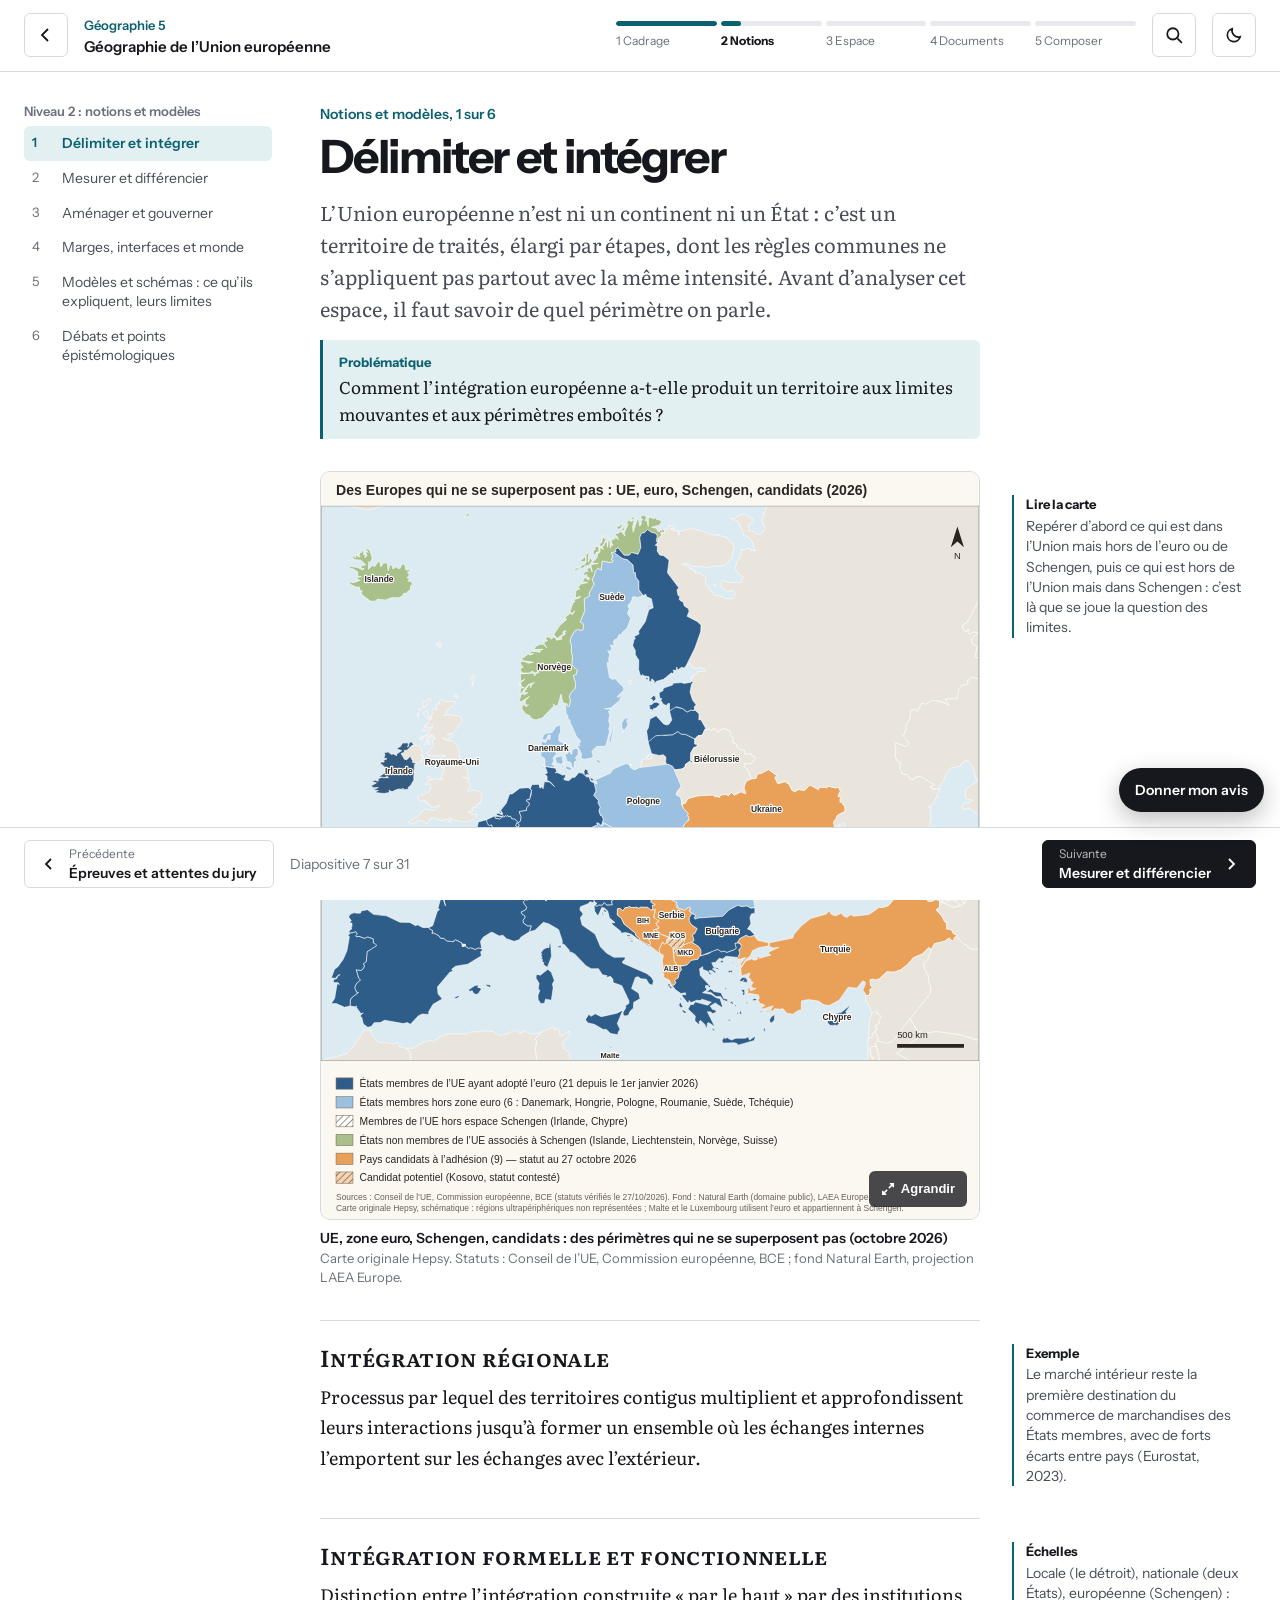
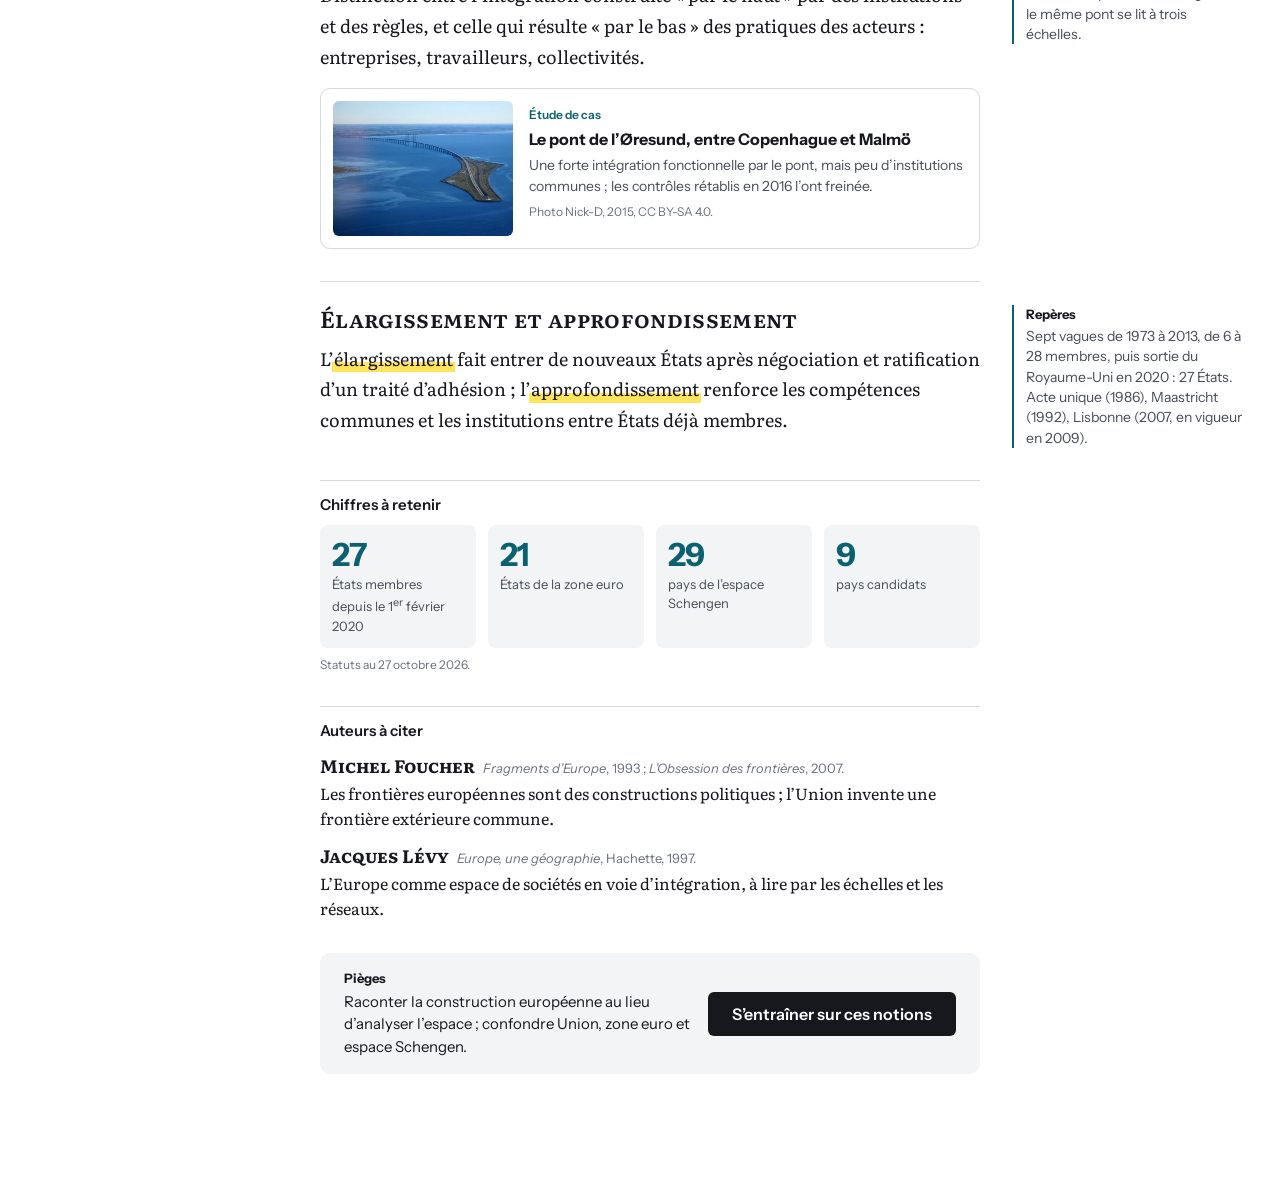
<file: maquette/b3-geo.html>
<!doctype html>
<html lang="fr">
<head>
<meta charset="utf-8">
<meta name="robots" content="noindex, nofollow">
<meta name="viewport" content="width=device-width, initial-scale=1">
<title>Hepsy · Proposition B3 · Diapositive de géographie</title>
<script>var t="auto";try{t=localStorage.getItem("hepsy3-theme")||"auto";}catch(e){}if(t==="clair"||t==="sombre")document.documentElement.dataset.theme=t;</script>
<link rel="preconnect" href="https://fonts.googleapis.com">
<link rel="preconnect" href="https://fonts.gstatic.com" crossorigin>
<link href="https://fonts.googleapis.com/css2?family=Instrument+Sans:ital,wght@0,400;0,500;0,600;0,700;1,400&family=Literata:ital,opsz,wght@0,7..72,400;0,7..72,500;0,7..72,600;1,7..72,400&display=swap" rel="stylesheet">
<style>
:root {
  color-scheme: light;
  --fond: #FFFFFF; --fond-2: #F3F4F6; --fond-3: #E7E9ED; --trait: #D5D9E0;
  --texte: #16181D; --texte-2: #474C56; --texte-3: #6A707B;
  --hist: #0C6170; --hist-clair: #E3F0F1;
  --surligneur: #FFE45C; --sur-texte: #16181D; --surl-fond: #FFE45C; --surl-texte: #16181D; --or: #FFE45C; --lecture-c: #16181D; --img-filtre: none; --plein: #16181D; --plein-texte: #FFFFFF; --plein-bord: transparent;
  --bulle: #16181D; --bulle-texte: #FFFFFF;
  --ui: "Instrument Sans", "Segoe UI", system-ui, sans-serif; --lecture: "Literata", Georgia, serif;
  --s1: 4px; --s2: 8px; --s3: 12px; --s4: 16px; --s5: 24px; --s6: 32px; --s7: 48px; --s8: 64px; --r: 6px;
}
@media (prefers-color-scheme: dark) { :root:not([data-theme="clair"]) {
  color-scheme: dark;
  --fond: #0C0A09; --fond-2: #181512; --fond-3: #2C261F; --trait: #2C261F;
  --texte: #F5EFE4; --texte-2: #D8D0C3; --texte-3: #A89E90; --lecture-c: #E9E1D3;
  --hist: #A9C98F; --hist-clair: #1A2216; --geo: #A9C98F; --geo-clair: #1A2216; --metier: #E6C79C; --metier-clair: #241D14;
  --ok: #9CC08A; --ok-clair: #18200F; --ko: #EF8A7D; --ko-clair: #2A1512;
  --or: #F2B04A; --surl-fond: rgba(242, 176, 74, .24); --surl-texte: #FCE9BD;
  --plein: #241A0E; --plein-texte: #F6C76B; --plein-bord: rgba(242, 176, 74, .6); --ombre: none; --img-filtre: saturate(.92) brightness(.93);
  --bulle: #181512; --bulle-texte: #F5EFE4;
} }
:root[data-theme="sombre"] {
  color-scheme: dark;
  --fond: #0C0A09; --fond-2: #181512; --fond-3: #2C261F; --trait: #2C261F;
  --texte: #F5EFE4; --texte-2: #D8D0C3; --texte-3: #A89E90; --lecture-c: #E9E1D3;
  --hist: #A9C98F; --hist-clair: #1A2216; --geo: #A9C98F; --geo-clair: #1A2216; --metier: #E6C79C; --metier-clair: #241D14;
  --ok: #9CC08A; --ok-clair: #18200F; --ko: #EF8A7D; --ko-clair: #2A1512;
  --or: #F2B04A; --surl-fond: rgba(242, 176, 74, .24); --surl-texte: #FCE9BD;
  --plein: #241A0E; --plein-texte: #F6C76B; --plein-bord: rgba(242, 176, 74, .6); --ombre: none; --img-filtre: saturate(.92) brightness(.93);
  --bulle: #181512; --bulle-texte: #F5EFE4;
}
* { box-sizing: border-box; }
img { filter: var(--img-filtre); }
html { background: var(--fond); }
body { margin: 0; background: var(--fond); color: var(--texte); font-family: var(--ui); font-size: 16px; line-height: 1.5; -webkit-font-smoothing: antialiased; }
:focus-visible { outline: 3px solid var(--texte); outline-offset: 2px; border-radius: 2px; }
h1, h2, h3 { margin: 0; line-height: 1.1; text-wrap: balance; }
p { margin: 0; }
a { color: inherit; }

.barre { position: sticky; top: 0; z-index: 5; background: color-mix(in srgb, var(--fond) 94%, transparent); backdrop-filter: blur(8px); border-bottom: 1px solid var(--trait); }
.barre-in { display: flex; align-items: center; gap: var(--s4); padding: var(--s3) var(--s5); }
.ico { display: inline-grid; place-items: center; width: 44px; height: 44px; border-radius: var(--r); border: 1px solid var(--trait); background: none; color: var(--texte); text-decoration: none; flex: none; cursor: pointer; }
.ico:hover { background: var(--fond-2); }
.tt { min-width: 0; }
.tt .disc { font-size: 13px; font-weight: 600; color: var(--hist); }
.tt b { display: block; font-size: 15px; font-weight: 600; white-space: nowrap; overflow: hidden; text-overflow: ellipsis; }
.niveaux { margin-left: auto; display: grid; grid-template-columns: repeat(5, minmax(56px, 1fr)); gap: var(--s1); width: min(520px, 42vw); flex: none; }
.niveaux a { display: flex; flex-direction: column; gap: 6px; text-decoration: none; font-size: 12px; color: var(--texte-3); min-height: 44px; justify-content: center; }
.niveaux a i { height: 5px; border-radius: 3px; background: var(--fond-3); overflow: hidden; position: relative; }
.niveaux a i b { position: absolute; inset: 0 auto 0 0; background: var(--hist); border-radius: 3px; }
.niveaux a[aria-current] { color: var(--texte); font-weight: 700; }

.page { display: grid; grid-template-columns: 248px minmax(0, 1fr); gap: var(--s7); max-width: 1380px; margin: 0 auto; padding: var(--s6) var(--s5) 120px; }
.plan { position: sticky; top: 92px; align-self: start; }
.plan h2 { font-size: 13px; font-weight: 600; color: var(--texte-3); margin-bottom: var(--s2); }
.plan ol { list-style: none; margin: 0; padding: 0; counter-reset: d; }
.plan li a { display: grid; grid-template-columns: 22px minmax(0, 1fr); gap: var(--s2); padding: var(--s2); border-radius: var(--r); text-decoration: none; font-size: 14px; line-height: 1.35; color: var(--texte-2); }
.plan li a::before { counter-increment: d; content: counter(d); color: var(--texte-3); font-size: 13px; }
.plan li a:hover { background: var(--fond-2); }
.plan li a[aria-current] { background: var(--hist-clair); color: var(--hist); font-weight: 600; }
.plan li a[aria-current]::before { color: var(--hist); }

/* Colonne de lecture et sa marge de notes (repris de A) */
.lect { display: grid; grid-template-columns: minmax(0, 660px) 230px; gap: 0 var(--s6); align-content: start; }
.lect > * { grid-column: 1; }
.lect .niv { font-size: 14px; font-weight: 600; color: var(--hist); }
.lect h1 { font-size: clamp(32px, 3.8vw, 46px); font-weight: 700; letter-spacing: -.035em; margin: var(--s2) 0 var(--s4); line-height: 1.04; }
.chapo { font-family: var(--lecture); font-size: 20px; line-height: 1.6; color: var(--texte-2); }
.notion { margin-top: var(--s6); padding-top: var(--s5); border-top: 1px solid var(--trait); }
/* Nom de la notion en petites capitales de Literata (repris de A) */
.notion h2 { font-family: var(--lecture); font-variant-caps: small-caps; font-weight: 600; font-size: 23px; letter-spacing: .015em; display: flex; flex-wrap: wrap; align-items: baseline; gap: var(--s1) var(--s3); }
.notion h2 small { font-family: var(--ui); font-variant-caps: normal; letter-spacing: 0; font-size: 14px; font-weight: 500; color: var(--texte-3); }
.notion p { font-family: var(--lecture); font-size: 18px; line-height: 1.7; margin-top: var(--s3); color: var(--lecture-c); }
.marge { grid-column: 2; margin-top: calc(var(--s6) + var(--s5)); font-size: 14px; line-height: 1.45; color: var(--texte-2); border-left: 2px solid var(--hist); padding-left: var(--s3); align-self: start; }
.marge b { display: block; font-size: 13px; color: var(--texte); margin-bottom: 2px; }
.terme { font: inherit; border: 0; padding: 0 .1em; margin: 0 -.1em; color: inherit; cursor: pointer; background: linear-gradient(transparent 60%, var(--surl-fond) 60%, var(--surl-fond) 94%, transparent 94%); }
.terme:hover, .terme[aria-expanded="true"] { background: linear-gradient(transparent 8%, var(--surl-fond) 8%, var(--surl-fond) 94%, transparent 94%); color: var(--surl-texte); }

/* Frise en échelle graphique de carte (repris de A) */
.echelle { margin-top: var(--s7); padding-top: var(--s4); border-top: 1px solid var(--texte); }
.echelle h2 { font-size: 15px; font-weight: 600; margin-bottom: var(--s4); }
.echelle svg { display: block; width: 100%; height: auto; color: var(--texte); }
.echelle .seg-p { fill: currentColor; } .echelle .seg-v { fill: var(--fond); }
.echelle .lbl { fill: var(--texte-3); font: 12px var(--ui); }
.echelle .ev { fill: var(--hist); font: 600 13px var(--ui); }

.fin { display: grid; grid-template-columns: minmax(0, 1fr) auto; gap: var(--s4); align-items: center; margin-top: var(--s6); padding: var(--s4) var(--s5); border-radius: 10px; background: var(--fond-2); }
.fin b { display: block; font-size: 13px; margin-bottom: 2px; }
.fin p { font-size: 15px; }
.fin a { display: inline-flex; align-items: center; min-height: 44px; padding: 0 var(--s5); border-radius: var(--r); background: var(--plein); color: var(--plein-texte); font-weight: 600; text-decoration: none; white-space: nowrap; }

/* Tiroir de définition : il glisse depuis la droite, comme sur le site actuel ; le texte reste visible à gauche */
.voile { position: fixed; inset: 0; z-index: 30; background: rgba(10, 11, 14, .32); opacity: 0; pointer-events: none; transition: opacity .2s ease; }
.voile.on { opacity: 1; pointer-events: auto; }
.tiroir { position: fixed; top: 0; right: 0; bottom: 0; z-index: 31; width: min(460px, 100vw); background: var(--fond); border-left: 1px solid var(--trait); box-shadow: -12px 0 32px rgba(0, 0, 0, .14); transform: translateX(100%); visibility: hidden; transition: transform .26s cubic-bezier(.2, .8, .2, 1), visibility 0s linear .26s; display: flex; flex-direction: column; }
.tiroir.on { transform: none; visibility: visible; transition: transform .26s cubic-bezier(.2, .8, .2, 1), visibility 0s; }
.tiroir-h { display: flex; align-items: center; gap: var(--s3); padding: var(--s3) var(--s4) var(--s3) var(--s5); border-bottom: 1px solid var(--trait); }
.tiroir-h .disc { font-size: 13px; font-weight: 600; color: var(--hist); }
.tiroir-h .ico { margin-left: auto; }
.tiroir-c { padding: var(--s5); overflow-y: auto; display: flex; flex-direction: column; gap: var(--s4); }
.tiroir-c h2 { font-family: var(--lecture); font-variant-caps: small-caps; font-weight: 600; font-size: 30px; letter-spacing: .01em; line-height: 1.1; }
.tiroir-c h2 + .sub { margin-top: calc(-1 * var(--s3)); font-size: 14px; color: var(--texte-3); }
.tiroir-c .def { font-family: var(--lecture); font-size: 18px; line-height: 1.65; color: var(--lecture-c); }
.tiroir-c .note { border-left: 2px solid var(--hist); padding: var(--s1) 0 var(--s1) var(--s3); font-size: 15px; color: var(--texte-2); }
.tiroir-c .note b { display: block; font-size: 13px; color: var(--texte); margin-bottom: 2px; }
.tiroir-c .voir { font-size: 14px; color: var(--texte-2); }
.tiroir-c .voir button { font: inherit; border: 0; padding: 0 .1em; background: linear-gradient(transparent 60%, var(--surl-fond) 60%, var(--surl-fond) 94%, transparent 94%); color: inherit; cursor: pointer; }
.tiroir-f { margin-top: auto; padding: var(--s4) var(--s5) calc(var(--s4) + env(safe-area-inset-bottom)); border-top: 1px solid var(--trait); display: flex; gap: var(--s3); }
.tiroir-f button { min-height: 44px; padding: 0 var(--s4); border-radius: var(--r); font: inherit; font-size: 14px; font-weight: 600; cursor: pointer; border: 1px solid var(--trait); background: none; color: var(--texte); }
.tiroir-f button.plein { background: var(--plein); color: var(--plein-texte); border-color: var(--plein); }

.pager { position: fixed; inset: auto 0 0 0; z-index: 5; background: var(--fond); border-top: 1px solid var(--trait); }
.pager-in { display: flex; align-items: center; gap: var(--s4); max-width: 1380px; margin: 0 auto; padding: var(--s3) var(--s5) calc(var(--s3) + env(safe-area-inset-bottom)); }
.pager a { display: flex; align-items: center; gap: var(--s3); min-height: 48px; padding: 0 var(--s4); border-radius: var(--r); border: 1px solid var(--trait); text-decoration: none; min-width: 0; }
.pager a:hover { background: var(--fond-2); }
.pager a span { display: flex; flex-direction: column; min-width: 0; }
.pager a small { font-size: 12px; color: var(--texte-3); }
.pager a b { font-size: 14px; font-weight: 600; white-space: nowrap; overflow: hidden; text-overflow: ellipsis; max-width: 28ch; }
.pager .suiv { margin-left: auto; background: var(--plein); color: var(--plein-texte); border-color: var(--plein); }
.pager .suiv small { color: inherit; opacity: .7; }
.pager .pos { font-size: 14px; color: var(--texte-3); white-space: nowrap; }

.mprog { display: none; padding: 0 var(--s4) var(--s2); font-size: 12px; color: var(--texte-3); }
.mprog .seg { display: grid; grid-template-columns: repeat(5, 1fr); gap: 3px; margin-top: 4px; }
.mprog .seg i { height: 4px; border-radius: 2px; background: var(--fond-3); }
.mprog .seg i.f { background: var(--hist); }
.mprog .seg i.p { background: linear-gradient(90deg, var(--hist) 30%, var(--fond-3) 30%); }

/* La marge de notes ne tient qu'au-delà de 1 240 px ; en dessous, les notes reviennent sous leur notion */
@media (max-width: 1240px) {
  .lect { grid-template-columns: minmax(0, 680px); }
  .marge { grid-column: 1; margin-top: var(--s4); border-left-width: 3px; background: var(--fond-2); padding: var(--s3) var(--s4); border-radius: 0 var(--r) var(--r) 0; }
}
@media (max-width: 860px) {
  .page { grid-template-columns: minmax(0, 1fr); padding: var(--s5) var(--s4) 120px; gap: var(--s5); }
  .plan, .niveaux { display: none; }
  .barre-in { padding: var(--s2) var(--s4); gap: var(--s3); }
  .mprog { display: block; }
  .rch-btn { margin-left: auto; }
  .chapo { font-size: 18px; }
  .notion p { font-size: 17px; }
  .fin { grid-template-columns: minmax(0, 1fr); }
  .pager-in { padding: var(--s2) var(--s4) calc(var(--s2) + env(safe-area-inset-bottom)); gap: var(--s2); }
  .pager a { padding: 0 var(--s3); }
  .pager a b { max-width: 15ch; }
  .pager .prec span, .pager .pos { display: none; }
}
@media (prefers-reduced-motion: reduce) { * { transition: none !important; } }
/* contour miel des actions principales en sombre */
.btn.plein, .reprise .go, .fin a, .pager .suiv, .menu a[aria-current], .tiroir-f button.plein { box-shadow: inset 0 0 0 1px var(--plein-bord); }

/* Diapositive de géographie : carte, étude de cas, chiffres, auteurs */
.prob { margin-top: var(--s4); padding: var(--s3) var(--s4); border-left: 3px solid var(--hist); background: var(--hist-clair); border-radius: 0 var(--r) var(--r) 0; font-family: var(--lecture); font-size: 17px; line-height: 1.55; color: var(--lecture-c); }
.prob b { display: block; font-family: var(--ui); font-size: 13px; color: var(--hist); margin-bottom: 2px; }
.carte-f { margin: var(--s6) 0 0; }
.carte-b { position: relative; display: block; width: 100%; padding: 0; border: 1px solid var(--trait); border-radius: 10px; overflow: hidden; background: #FBF8F2; cursor: zoom-in; }
.carte-b img { display: block; width: 100%; height: auto; filter: none; }
.carte-b .agr { position: absolute; right: var(--s3); bottom: var(--s3); display: inline-flex; align-items: center; gap: 6px; min-height: 36px; padding: 0 var(--s3); border-radius: var(--r); background: rgba(22, 24, 29, .78); color: #fff; font-size: 13px; font-weight: 600; }
.carte-f figcaption { margin-top: var(--s2); font-size: 13px; color: var(--texte-3); }
.carte-f figcaption b { display: block; font-size: 14px; color: var(--texte); font-weight: 600; }
.cas { display: grid; grid-template-columns: 180px minmax(0, 1fr); gap: var(--s4); margin-top: var(--s4); padding: var(--s3); border: 1px solid var(--trait); border-radius: 10px; }
.cas img { width: 100%; height: 100%; min-height: 120px; object-fit: cover; border-radius: 6px; }
.cas .k { font-size: 12px; font-weight: 600; color: var(--hist); }
.cas b { display: block; font-size: 16px; margin: 2px 0 4px; }
.cas p { font-family: var(--ui); font-size: 14px; line-height: 1.5; margin: 0; color: var(--texte-2); }
.cas small { display: block; margin-top: 6px; font-size: 12px; color: var(--texte-3); }
.chiffres, .auteurs { margin-top: var(--s6); padding-top: var(--s4); border-top: 1px solid var(--trait); }
.chiffres h2, .auteurs h2 { font-size: 15px; font-weight: 600; margin-bottom: var(--s3); }
.chiffres dl { display: grid; grid-template-columns: repeat(4, minmax(0, 1fr)); gap: var(--s3); margin: 0; }
.chiffres dl div { padding: var(--s3); border-radius: 8px; background: var(--fond-2); }
.chiffres dt { font-size: 32px; font-weight: 700; letter-spacing: -.03em; color: var(--hist); line-height: 1.1; }
.chiffres dd { margin: 2px 0 0; font-size: 13px; color: var(--texte-2); }
.chiffres .src { font-size: 12px; color: var(--texte-3); margin-top: var(--s2); }
.auteurs ul { list-style: none; margin: 0; padding: 0; display: grid; gap: var(--s3); }
.auteurs li b { font-family: var(--lecture); font-variant-caps: small-caps; font-size: 18px; margin-right: var(--s2); }
.auteurs li span { font-size: 13px; color: var(--texte-3); }
.auteurs li p { font-family: var(--lecture); font-size: 16px; line-height: 1.55; margin-top: 2px; color: var(--lecture-c); }
.visio { position: fixed; inset: 0; z-index: 50; background: rgba(10, 11, 14, .86); display: flex; flex-direction: column; }
.visio[hidden] { display: none; }
.visio-h { display: flex; align-items: center; gap: var(--s3); padding: var(--s3) var(--s4); color: #fff; }
.visio-h b { font-size: 15px; }
.visio-h .ico { margin-left: auto; color: #fff; border-color: rgba(255, 255, 255, .3); }
.visio-c { flex: 1; overflow: auto; display: flex; align-items: flex-start; justify-content: center; padding: 0 var(--s4) var(--s4); }
.visio-c img { width: min(100%, 980px); height: auto; background: #FBF8F2; border-radius: 8px; filter: none; }
@media (max-width: 760px) {
  .cas { grid-template-columns: minmax(0, 1fr); }
  .cas img { height: 150px; }
  .chiffres dl { grid-template-columns: repeat(2, minmax(0, 1fr)); }
  .visio-c { padding: 0; } .visio-c img { width: 180%; max-width: none; border-radius: 0; }
}

/* lien vers le questionnaire (version publiée pour les collègues) */
.retour-avis { position: fixed; z-index: 30; right: max(16px, env(safe-area-inset-right, 0px)); bottom: calc(88px + env(safe-area-inset-bottom, 0px)); display: inline-flex; align-items: center; min-height: 44px; padding: 0 16px; border-radius: 99px; background: var(--plein); color: var(--plein-texte); font: 600 14px var(--ui); text-decoration: none; box-shadow: inset 0 0 0 1px var(--plein-bord, transparent), 0 8px 24px rgba(0,0,0,.25); }
@media (max-width: 760px) { .retour-avis { bottom: calc(84px + env(safe-area-inset-bottom, 0px)); } }
</style>
</head>
<body>
<header class="barre">
  <div class="barre-in">
    <a class="ico" href="b3-accueil.html" aria-label="Retour aux thèmes"><svg width="18" height="18" viewBox="0 0 18 18" fill="none" stroke="currentColor" stroke-width="1.8" aria-hidden="true"><path d="M11 3L5 9l6 6"/></svg></a>
    <div class="tt"><span class="disc">Géographie 5</span><b>Géographie de l’Union européenne</b></div>
    <nav class="niveaux" aria-label="Niveaux du thème">
      <a href="#"><i><b style="width:100%"></b></i>1 Cadrage</a>
      <a href="#" aria-current="step"><i><b style="width:20%"></b></i>2 Notions</a>
      <a href="#"><i></i>3 Espace</a>
      <a href="#"><i></i>4 Documents</a>
      <a href="#"><i></i>5 Composer</a>
    </nav>
    <button class="ico rch-btn" type="button" aria-label="Rechercher"><svg width="18" height="18" viewBox="0 0 16 16" fill="none" stroke="currentColor" stroke-width="1.6" aria-hidden="true"><circle cx="7" cy="7" r="5"/><path d="M11 11l4 4"/></svg></button>
    <button class="ico" type="button" id="tb" aria-label="Changer de fond"><svg width="18" height="18" viewBox="0 0 16 16" fill="none" stroke="currentColor" stroke-width="1.5" aria-hidden="true"><path d="M13.5 9.6A5.8 5.8 0 0 1 6.4 2.5a5.8 5.8 0 1 0 7.1 7.1z"/></svg></button>
  </div>
  <div class="mprog">Niveau 2 sur 5 : notions et modèles<div class="seg" aria-hidden="true"><i class="f"></i><i class="p"></i><i></i><i></i><i></i></div></div>
</header>

<div class="page">
  <nav class="plan" aria-label="Diapositives du niveau 2">
    <h2>Niveau 2 : notions et modèles</h2>
    <ol>
      <li><a href="#" aria-current="page">Délimiter et intégrer</a></li>
      <li><a href="#">Mesurer et différencier</a></li>
      <li><a href="#">Aménager et gouverner</a></li>
      <li><a href="#">Marges, interfaces et monde</a></li>
      <li><a href="#">Modèles et schémas : ce qu’ils expliquent, leurs limites</a></li>
      <li><a href="#">Débats et points épistémologiques</a></li>
    </ol>
  </nav>

  <article class="lect">
    <span class="niv">Notions et modèles, 1 sur 6</span>
    <h1>Délimiter et intégrer</h1>
    <p class="chapo">L’Union européenne n’est ni un continent ni un État : c’est un territoire de traités, élargi par étapes, dont les règles communes ne s’appliquent pas partout avec la même intensité. Avant d’analyser cet espace, il faut savoir de quel périmètre on parle.</p>
    <p class="prob"><b>Problématique</b>Comment l’intégration européenne a-t-elle produit un territoire aux limites mouvantes et aux périmètres emboîtés ?</p>

    <figure class="carte-f">
      <button class="carte-b" type="button" id="carte-ouvrir" aria-label="Agrandir la carte : des périmètres qui ne se superposent pas">
        <img src="geo/carte-perimetres.svg" alt="Carte de l’Europe : États de l’UE dans et hors de la zone euro, Irlande et Chypre hachurées hors Schengen, États associés à Schengen en vert, pays candidats en orange.">
        <span class="agr"><svg width="14" height="14" viewBox="0 0 16 16" fill="none" stroke="currentColor" stroke-width="1.8" aria-hidden="true"><path d="M10 2h4v4M6 14H2v-4M14 2 9 7M2 14l5-5"/></svg>Agrandir</span>
      </button>
      <figcaption><b>UE, zone euro, Schengen, candidats : des périmètres qui ne se superposent pas (octobre 2026)</b>Carte originale Hepsy. Statuts : Conseil de l’UE, Commission européenne, BCE ; fond Natural Earth, projection LAEA Europe.</figcaption>
    </figure>
    <aside class="marge"><b>Lire la carte</b>Repérer d’abord ce qui est dans l’Union mais hors de l’euro ou de Schengen, puis ce qui est hors de l’Union mais dans Schengen : c’est là que se joue la question des limites.</aside>

    <section class="notion">
      <h2>Intégration régionale</h2>
      <p>Processus par lequel des territoires contigus multiplient et approfondissent leurs interactions jusqu’à former un ensemble où les échanges internes l’emportent sur les échanges avec l’extérieur.</p>
    </section>
    <aside class="marge"><b>Exemple</b>Le marché intérieur reste la première destination du commerce de marchandises des États membres, avec de forts écarts entre pays (Eurostat, 2023).</aside>

    <section class="notion">
      <h2>Intégration formelle et fonctionnelle</h2>
      <p>Distinction entre l’intégration construite « par le haut » par des institutions et des règles, et celle qui résulte « par le bas » des pratiques des acteurs : entreprises, travailleurs, collectivités.</p>
      <div class="cas">
        <img src="geo/photo-oresund.webp" alt="Vue aérienne du pont de l’Øresund et de l’île artificielle de Peberholm, vers la côte suédoise." loading="lazy">
        <div><span class="k">Étude de cas</span><b>Le pont de l’Øresund, entre Copenhague et Malmö</b><p>Une forte intégration fonctionnelle par le pont, mais peu d’institutions communes ; les contrôles rétablis en 2016 l’ont freinée.</p><small>Photo Nick-D, 2015, CC BY-SA 4.0.</small></div>
      </div>
    </section>
    <aside class="marge"><b>Échelles</b>Locale (le détroit), nationale (deux États), européenne (Schengen) : le même pont se lit à trois échelles.</aside>

    <section class="notion">
      <h2>Élargissement et approfondissement</h2>
      <p>L’<button class="terme" type="button" aria-expanded="false" data-t="Élargissement">élargissement</button> fait entrer de nouveaux États après négociation et ratification d’un traité d’adhésion ; l’<button class="terme" type="button" aria-expanded="false" data-t="Approfondissement">approfondissement</button> renforce les compétences communes et les institutions entre États déjà membres.</p>
    </section>
    <aside class="marge"><b>Repères</b>Sept vagues de 1973 à 2013, de 6 à 28 membres, puis sortie du Royaume-Uni en 2020 : 27 États. Acte unique (1986), Maastricht (1992), Lisbonne (2007, en vigueur en 2009).</aside>

    <section class="chiffres">
      <h2>Chiffres à retenir</h2>
      <dl>
        <div><dt>27</dt><dd>États membres depuis le 1<sup>er</sup> février 2020</dd></div>
        <div><dt>21</dt><dd>États de la zone euro</dd></div>
        <div><dt>29</dt><dd>pays de l’espace Schengen</dd></div>
        <div><dt>9</dt><dd>pays candidats</dd></div>
      </dl>
      <p class="src">Statuts au 27 octobre 2026.</p>
    </section>

    <section class="auteurs">
      <h2>Auteurs à citer</h2>
      <ul>
        <li><b>Michel Foucher</b><span><i>Fragments d’Europe</i>, 1993 ; <i>L’Obsession des frontières</i>, 2007.</span><p>Les frontières européennes sont des constructions politiques ; l’Union invente une frontière extérieure commune.</p></li>
        <li><b>Jacques Lévy</b><span><i>Europe, une géographie</i>, Hachette, 1997.</span><p>L’Europe comme espace de sociétés en voie d’intégration, à lire par les échelles et les réseaux.</p></li>
      </ul>
    </section>

    <div class="fin">
      <div><b>Pièges</b><p>Raconter la construction européenne au lieu d’analyser l’espace ; confondre Union, zone euro et espace Schengen.</p></div>
      <a href="b3-entrainement.html">S’entraîner sur ces notions</a>
    </div>
  </article>
</div>

<div class="visio" id="visio" role="dialog" aria-modal="true" aria-label="Carte agrandie" hidden>
  <div class="visio-h"><b>UE, zone euro, Schengen, candidats (octobre 2026)</b><button class="ico" type="button" id="visio-x" aria-label="Fermer la carte"><svg width="16" height="16" viewBox="0 0 16 16" fill="none" stroke="currentColor" stroke-width="1.8" aria-hidden="true"><path d="M3 3l10 10M13 3L3 13"/></svg></button></div>
  <div class="visio-c"><img src="geo/carte-perimetres.svg" alt="Carte de l’Europe : UE, zone euro, Schengen et pays candidats."></div>
</div>

<nav class="pager" aria-label="Diapositives">
  <div class="pager-in">
    <a class="prec" href="#" aria-label="Diapositive précédente : Épreuves et attentes du jury"><svg width="16" height="16" viewBox="0 0 16 16" fill="none" stroke="currentColor" stroke-width="1.8" aria-hidden="true"><path d="M10 3L5 8l5 5"/></svg><span><small>Précédente</small><b>Épreuves et attentes du jury</b></span></a>
    <span class="pos">Diapositive 7 sur 31</span>
    <a class="suiv" href="#" aria-label="Diapositive suivante : Mesurer et différencier"><span><small>Suivante</small><b>Mesurer et différencier</b></span><svg width="16" height="16" viewBox="0 0 16 16" fill="none" stroke="currentColor" stroke-width="1.8" aria-hidden="true"><path d="M6 3l5 5-5 5"/></svg></a>
  </div>
</nav>

<div class="voile" id="voile"></div>
<aside class="tiroir" id="tiroir" role="dialog" aria-modal="true" aria-labelledby="tr-t" aria-hidden="true">
  <div class="tiroir-h"><span class="disc">Géographie 5, notion</span><button class="ico" type="button" id="tr-x" aria-label="Fermer la définition"><svg width="16" height="16" viewBox="0 0 16 16" fill="none" stroke="currentColor" stroke-width="1.8" aria-hidden="true"><path d="M3 3l10 10M13 3L3 13"/></svg></button></div>
  <div class="tiroir-c" id="tr-c"></div>
  <div class="tiroir-f"><button type="button" class="plein">Ajouter aux cartes à revoir</button><button type="button" id="tr-f">Fermer</button></div>
</aside>
<script>
/* Contenu réel de la fiche H4 : définition (d), nuance (x) et notions liées */
var D = {
  "Élargissement": { sub: "Délimiter et intégrer", d: "Entrée de nouveaux États dans l’Union après négociation et ratification d’un traité d’adhésion.", x: "Sept vagues de 1973 à 2013 (de 6 à 28 membres), puis sortie du Royaume-Uni en 2020 : 27 États.", voir: ["Approfondissement"] },
  "Approfondissement": { sub: "Délimiter et intégrer", d: "Renforcement des compétences communes et des institutions entre États déjà membres (marché unique, monnaie, coopération policière).", x: "Acte unique (1986), traité de Maastricht (1992), traité de Lisbonne (2007, en vigueur en 2009).", voir: ["Élargissement"] }
};
var tr = document.getElementById("tiroir"), voile = document.getElementById("voile"), cur = null;
function remplir(nomT) {
  var n = D[nomT];
  document.getElementById("tr-c").innerHTML = '<h2 id="tr-t">' + nomT + '</h2><p class="sub">' + n.sub + '</p><p class="def">' + n.d + '</p>' +
    '<div class="note"><b>Nuance</b>' + n.x + '</div>' +
    '<p class="voir">Voir aussi : ' + n.voir.map(function (v) { return '<button type="button" data-v="' + v + '">' + v.toLowerCase() + '</button>'; }).join(", ") + '</p>';
  document.querySelectorAll("#tr-c [data-v]").forEach(function (v) { v.onclick = function () { remplir(v.dataset.v); }; });
}
function ouvrir(t) {
  if (cur && cur !== t) cur.setAttribute("aria-expanded", "false");
  cur = t; t.setAttribute("aria-expanded", "true"); remplir(t.dataset.t);
  tr.classList.add("on"); voile.classList.add("on"); tr.setAttribute("aria-hidden", "false");
  document.getElementById("tr-x").focus();
}
function fermer() {
  tr.classList.remove("on"); voile.classList.remove("on"); tr.setAttribute("aria-hidden", "true");
  if (cur) { cur.setAttribute("aria-expanded", "false"); cur.focus(); cur = null; }
}
document.querySelectorAll(".terme").forEach(function (t) { t.addEventListener("click", function () { ouvrir(t); }); });
document.getElementById("tr-x").onclick = fermer; document.getElementById("tr-f").onclick = fermer; voile.onclick = fermer;
document.addEventListener("keydown", function (e) {
  if (!tr.classList.contains("on")) return;
  if (e.key === "Escape") { fermer(); return; }
  if (e.key === "Tab") {  /* le focus reste dans le tiroir tant qu'il est ouvert */
    var f = tr.querySelectorAll("button"), a = f[0], z = f[f.length - 1];
    if (e.shiftKey && document.activeElement === a) { e.preventDefault(); z.focus(); }
    else if (!e.shiftKey && document.activeElement === z) { e.preventDefault(); a.focus(); }
  }
});
/* même choix de fond que l'accueil, mémorisé sur l'appareil */
document.getElementById("tb").onclick = function () {
  var t = getComputedStyle(document.documentElement).colorScheme === "dark" ? "clair" : "sombre";
  document.documentElement.dataset.theme = t; try { localStorage.setItem("hepsy3-theme", t); localStorage.setItem("hepsy3-theme-choisi", "1"); } catch (e) {}
};
/* Visionneuse : la carte s'ouvre en grand, se fait défiler au doigt sur téléphone, Échap la ferme */
(function () {
  var v = document.getElementById("visio"), o = document.getElementById("carte-ouvrir");
  function fermer() { v.hidden = true; o.focus(); }
  o.onclick = function () { v.hidden = false; document.getElementById("visio-x").focus(); };
  document.getElementById("visio-x").onclick = fermer;
  v.addEventListener("click", function (e) { if (e.target === v || e.target.classList.contains("visio-c")) fermer(); });
  document.addEventListener("keydown", function (e) { if (e.key === "Escape" && !v.hidden) fermer(); });
})();
</script>
<a class="retour-avis" href="./">Donner mon avis</a>
<script src="b3-recherche.js"></script>
</body>
</html>
</file>
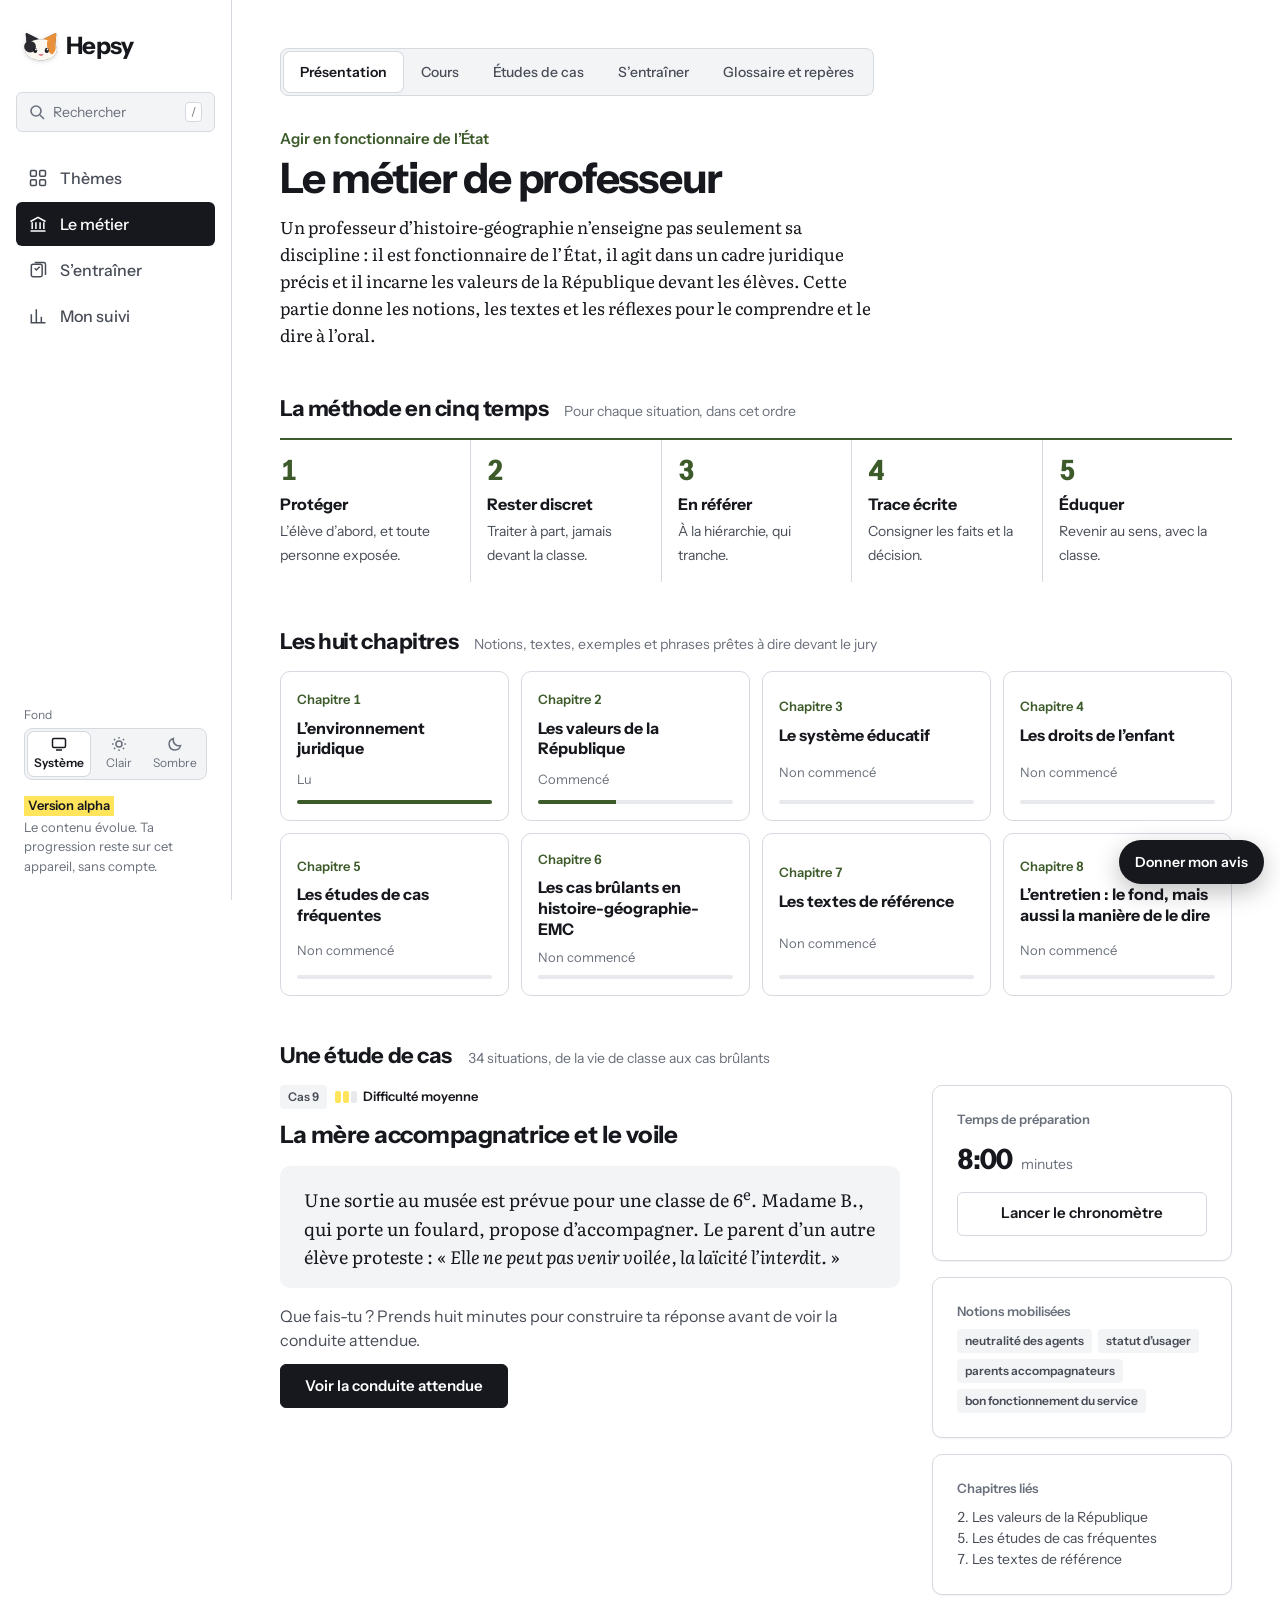
<file: maquette/b3-metier.html>
<!doctype html>
<html lang="fr">
<head>
<meta charset="utf-8">
<meta name="robots" content="noindex, nofollow">
<meta name="viewport" content="width=device-width, initial-scale=1">
<title>Hepsy · Proposition B3 · Le métier de professeur</title>
<script>var t="auto";try{t=localStorage.getItem("hepsy3-theme")||"auto";}catch(e){}if(t==="clair"||t==="sombre")document.documentElement.dataset.theme=t;</script>
<link rel="preconnect" href="https://fonts.googleapis.com"><link rel="preconnect" href="https://fonts.gstatic.com" crossorigin>
<link href="https://fonts.googleapis.com/css2?family=Instrument+Sans:ital,wght@0,400;0,500;0,600;0,700;1,400&family=Literata:ital,opsz,wght@0,7..72,400;0,7..72,500;0,7..72,600;1,7..72,400&display=swap" rel="stylesheet">
<link rel="stylesheet" href="b3-commun.css">
<style>
.ss-nav { display: flex; gap: 2px; padding: 3px; border-radius: 8px; background: var(--fond-2); border: 1px solid var(--trait); margin-bottom: var(--s6); overflow-x: auto; width: max-content; max-width: 100%; }
.ss-nav a { display: inline-flex; align-items: center; min-height: 40px; padding: 0 var(--s4); border-radius: 6px; font-size: 14px; font-weight: 500; color: var(--texte-2); text-decoration: none; white-space: nowrap; }
.ss-nav a[aria-current] { background: var(--fond); color: var(--texte); box-shadow: 0 0 0 1px var(--trait); font-weight: 600; }
.tete-p .sur { color: var(--metier); font-weight: 600; }
.intro { font-family: var(--lecture); font-size: 19px; line-height: 1.6; color: var(--lecture-c) !important; max-width: 60ch !important; }

/* Les cinq temps : la méthode est une vraie séquence, d'où la numérotation */
.temps { display: grid; grid-template-columns: repeat(5, minmax(0, 1fr)); counter-reset: t; border-top: 2px solid var(--metier); }
.temps li { list-style: none; padding: var(--s4) var(--s4) var(--s4) 0; counter-increment: t; }
.temps li + li { padding-left: var(--s4); border-left: 1px solid var(--trait); }
.temps li::before { content: counter(t); display: block; font-size: 28px; font-weight: 700; color: var(--metier); letter-spacing: -.03em; line-height: 1; margin-bottom: var(--s2); }
.temps b { display: block; font-size: 16px; margin-bottom: 2px; }
.temps span { font-size: 14px; color: var(--texte-2); }
ol.temps { margin: 0; padding: 0; }

.chap { display: grid; grid-template-columns: repeat(4, minmax(0, 1fr)); gap: var(--s3); }
.ch { display: flex; flex-direction: column; gap: var(--s2); padding: var(--s4); border: 1px solid var(--trait); border-radius: 10px; text-decoration: none; background: var(--fond); min-height: 150px; }
.ch:hover { border-color: var(--texte-3); }
.ch .n { font-size: 13px; font-weight: 600; color: var(--metier); }
.ch b { font-size: 16px; line-height: 1.3; }
.ch span { font-size: 13px; color: var(--texte-3); margin-top: auto; }
.ch .jg { height: 4px; border-radius: 2px; background: var(--fond-3); overflow: hidden; }
.ch .jg i { display: block; height: 100%; background: var(--metier); }

/* Étude de cas */
.cas { display: grid; grid-template-columns: minmax(0, 1fr) 300px; gap: var(--s6); align-items: start; }
.cas-t { display: flex; flex-wrap: wrap; align-items: center; gap: var(--s2); margin-bottom: var(--s3); }
.niv { display: inline-flex; align-items: center; gap: 6px; font-size: 13px; font-weight: 600; }
.niv i { display: inline-flex; gap: 2px; } .niv i b { width: 6px; height: 12px; border-radius: 2px; background: var(--fond-3); } .niv i b.on { background: var(--or); }
.cas h3 { font-size: 24px; font-weight: 700; letter-spacing: -.02em; line-height: 1.2; }
.situation { margin: var(--s4) 0; padding: var(--s4) var(--s5); border-radius: 10px; background: var(--fond-2); font-family: var(--lecture); font-size: 18px; line-height: 1.6; color: var(--lecture-c); }
.situation q { font-style: italic; }
.reveler { margin-top: var(--s3); }
.conduite { margin-top: var(--s5); }
.conduite[hidden] { display: none; }
.conduite ol { margin: 0; padding: 0; list-style: none; counter-reset: c; }
.conduite li { display: grid; grid-template-columns: 32px 120px minmax(0, 1fr); gap: var(--s3); padding: var(--s3) 0; border-bottom: 1px solid var(--trait); counter-increment: c; align-items: baseline; }
.conduite li::before { content: counter(c); font-weight: 700; color: var(--metier); }
.conduite li b { font-size: 15px; }
.conduite li span { color: var(--texte-2); font-size: 15px; }
.jury { margin-top: var(--s5); padding: var(--s4) var(--s5); border-left: 3px solid var(--metier); background: var(--metier-clair); border-radius: 0 10px 10px 0; }
.jury b { display: block; font-size: 13px; margin-bottom: var(--s1); }
.jury p { font-family: var(--lecture); font-size: 18px; line-height: 1.55; font-style: italic; color: var(--lecture-c); }
.pieges { margin-top: var(--s5); }
.pieges b { font-size: 14px; }
.pieges ul { margin: var(--s2) 0 0; padding: 0; list-style: none; }
.pieges li { position: relative; padding: 6px 0 6px 22px; font-size: 15px; color: var(--texte-2); }
.pieges li::before { content: ""; position: absolute; left: 2px; top: 14px; width: 10px; height: 2px; background: var(--ko); }
.marge-c { display: flex; flex-direction: column; gap: var(--s4); position: sticky; top: var(--s5); }
.marge-c .carte h4 { font-size: 13px; font-weight: 600; color: var(--texte-3); margin: 0 0 var(--s2); }
.notions { display: flex; flex-wrap: wrap; gap: 6px; }
.chrono { display: flex; align-items: baseline; gap: var(--s2); }
.chrono b { font-size: 28px; font-weight: 700; letter-spacing: -.03em; }
.chrono span { color: var(--texte-3); font-size: 14px; }

@media (max-width: 1100px) { .chap { grid-template-columns: repeat(2, minmax(0, 1fr)); } .cas { grid-template-columns: minmax(0, 1fr); } .marge-c { position: static; } .temps { grid-template-columns: repeat(2, minmax(0, 1fr)); } .temps li { border-left: 0 !important; padding-left: 0 !important; border-bottom: 1px solid var(--trait); } }
@media (max-width: 760px) {
  .chap { grid-template-columns: minmax(0, 1fr); }
  .ch { min-height: 0; }
  .temps { grid-template-columns: minmax(0, 1fr); }
  .temps li { display: grid; grid-template-columns: 36px minmax(0, 1fr); }
  .temps li::before { grid-row: span 2; margin: 0; font-size: 22px; }
  .conduite li { grid-template-columns: 24px minmax(0, 1fr); }
  .conduite li span { grid-column: 2; }
  .intro { font-size: 17px; }
}
</style>
</head>
<body data-page="metier">
<div class="app">
  <div>
    <main class="main">
      <nav class="ss-nav" aria-label="Le métier de professeur"><a href="#" aria-current="page">Présentation</a><a href="#">Cours</a><a href="#">Études de cas</a><a href="#">S’entraîner</a><a href="#">Glossaire et repères</a></nav>
      <header class="tete-p">
        <p class="sur">Agir en fonctionnaire de l’État</p>
        <h1>Le métier de professeur</h1>
        <p class="intro">Un professeur d’histoire-géographie n’enseigne pas seulement sa discipline : il est fonctionnaire de l’État, il agit dans un cadre juridique précis et il incarne les valeurs de la République devant les élèves. Cette partie donne les notions, les textes et les réflexes pour le comprendre et le dire à l’oral.</p>
      </header>

      <section class="sec">
        <div class="sec-h"><h2>La méthode en cinq temps</h2><p>Pour chaque situation, dans cet ordre</p></div>
        <ol class="temps">
          <li><b>Protéger</b><span>L’élève d’abord, et toute personne exposée.</span></li>
          <li><b>Rester discret</b><span>Traiter à part, jamais devant la classe.</span></li>
          <li><b>En référer</b><span>À la hiérarchie, qui tranche.</span></li>
          <li><b>Trace écrite</b><span>Consigner les faits et la décision.</span></li>
          <li><b>Éduquer</b><span>Revenir au sens, avec la classe.</span></li>
        </ol>
      </section>

      <section class="sec">
        <div class="sec-h"><h2>Les huit chapitres</h2><p>Notions, textes, exemples et phrases prêtes à dire devant le jury</p></div>
        <div class="chap" id="chap"></div>
      </section>

      <section class="sec" aria-labelledby="t-cas">
        <div class="sec-h"><h2 id="t-cas">Une étude de cas</h2><p>34 situations, de la vie de classe aux cas brûlants</p></div>
        <div class="cas">
          <article>
            <div class="cas-t"><span class="etiq">Cas 9</span><span class="niv"><i aria-hidden="true"><b class="on"></b><b class="on"></b><b></b></i>Difficulté moyenne</span></div>
            <h3>La mère accompagnatrice et le voile</h3>
            <p class="situation">Une sortie au musée est prévue pour une classe de 6<sup>e</sup>. Madame B., qui porte un foulard, propose d’accompagner. Le parent d’un autre élève proteste : «&nbsp;<i>Elle ne peut pas venir voilée, la laïcité l’interdit.</i>&nbsp;»</p>
            <p style="color:var(--texte-2)">Que fais-tu ? Prends huit minutes pour construire ta réponse avant de voir la conduite attendue.</p>
            <button class="btn plein reveler" type="button" id="rev" aria-expanded="false" aria-controls="conduite">Voir la conduite attendue</button>
            <div class="conduite" id="conduite" hidden>
              <ol>
                <li><b>Protéger</b><span>Protéger l’élève et la mère de toute humiliation.</span></li>
                <li><b>Rester discret</b><span>Discuter à part, en privé.</span></li>
                <li><b>En référer</b><span>Le chef d’établissement tranche et informe le parent qui proteste.</span></li>
                <li><b>Trace écrite</b><span>Consigner la décision.</span></li>
                <li><b>Éduquer</b><span>Rappeler à la classe, sans nommer, que la laïcité garantit à tous la liberté de croire ou de ne pas croire.</span></li>
              </ol>
              <div class="jury"><b>La phrase pour le jury</b><p>« Un parent accompagnateur est un usager, pas un agent : je ne lui applique pas ma neutralité, et je laisse le chef d’établissement trancher en cas de difficulté. »</p></div>
              <div class="pieges"><b>Les pièges</b><ul>
                <li>Refuser sur la seule base du foulard : cela ne repose pas, en soi, sur la loi.</li>
                <li>Exiger de la mère qu’elle retire son foulard sans base légale.</li>
                <li>Appliquer à ce parent la neutralité qui vaut pour les agents publics.</li>
                <li>Trancher seul, dans le couloir.</li>
              </ul></div>
            </div>
          </article>
          <aside class="marge-c">
            <div class="carte"><h4>Temps de préparation</h4><div class="chrono"><b id="ch">8:00</b><span>minutes</span></div><button class="btn" type="button" id="chb" style="margin-top:var(--s3);width:100%">Lancer le chronomètre</button></div>
            <div class="carte"><h4>Notions mobilisées</h4><div class="notions"><span class="etiq">neutralité des agents</span><span class="etiq">statut d’usager</span><span class="etiq">parents accompagnateurs</span><span class="etiq">bon fonctionnement du service</span></div></div>
            <div class="carte"><h4>Chapitres liés</h4><p style="font-size:14px;color:var(--texte-2)">2. Les valeurs de la République<br>5. Les études de cas fréquentes<br>7. Les textes de référence</p></div>
          </aside>
        </div>
      </section>
    </main>
  </div>
</div>
<script src="b3-commun.js"></script>
<script src="b3-recherche.js"></script>
<script>
var CH = [["L’environnement juridique", 6], ["Les valeurs de la République", 7], ["Le système éducatif", 5], ["Les droits de l’enfant", 4], ["Les études de cas fréquentes", 6], ["Les cas brûlants en histoire-géographie-EMC", 6], ["Les textes de référence", 5], ["L’entretien : le fond, mais aussi la manière de le dire", 4]];
var VU = [100, 40, 0, 0, 0, 0, 0, 0];
document.getElementById("chap").innerHTML = CH.map(function (c, i) { return '<a class="ch" href="#"><span class="n">Chapitre ' + (i + 1) + '</span><b>' + c[0] + '</b><span>' + (VU[i] ? (VU[i] === 100 ? "Lu" : "Commencé") : "Non commencé") + '</span><span class="jg" aria-hidden="true"><i style="width:' + VU[i] + '%"></i></span></a>'; }).join("");
var rev = document.getElementById("rev"), cd = document.getElementById("conduite");
rev.onclick = function () { var o = cd.hidden; cd.hidden = !o; rev.setAttribute("aria-expanded", o); rev.textContent = o ? "Masquer la conduite attendue" : "Voir la conduite attendue"; };
var reste = 480, tm = null, chb = document.getElementById("chb");
chb.onclick = function () {
  if (tm) { clearInterval(tm); tm = null; chb.textContent = "Reprendre"; return; }
  chb.textContent = "Mettre en pause";
  tm = setInterval(function () { reste--; document.getElementById("ch").textContent = Math.floor(reste / 60) + ":" + String(reste % 60).padStart(2, "0"); if (reste <= 0) { clearInterval(tm); tm = null; chb.textContent = "Temps écoulé"; } }, 1000);
};
</script>
</body>
</html>
</file>
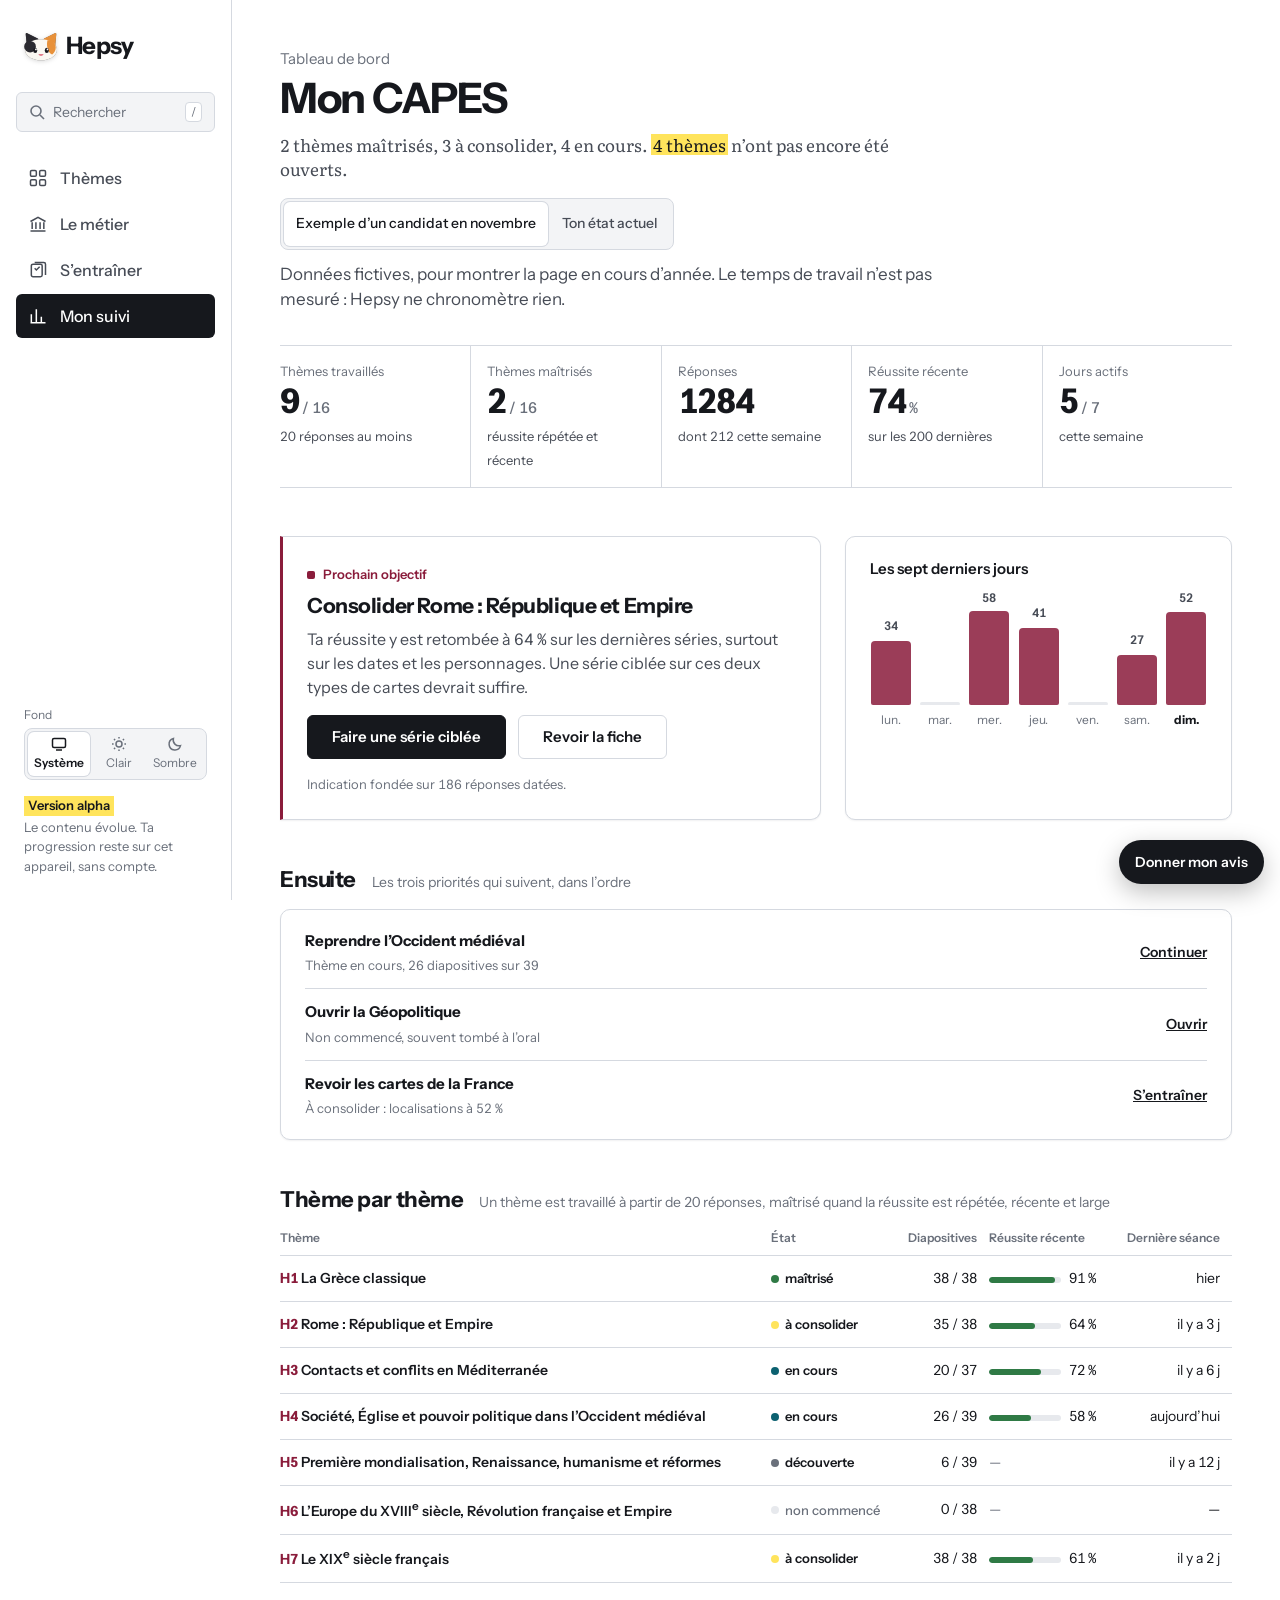
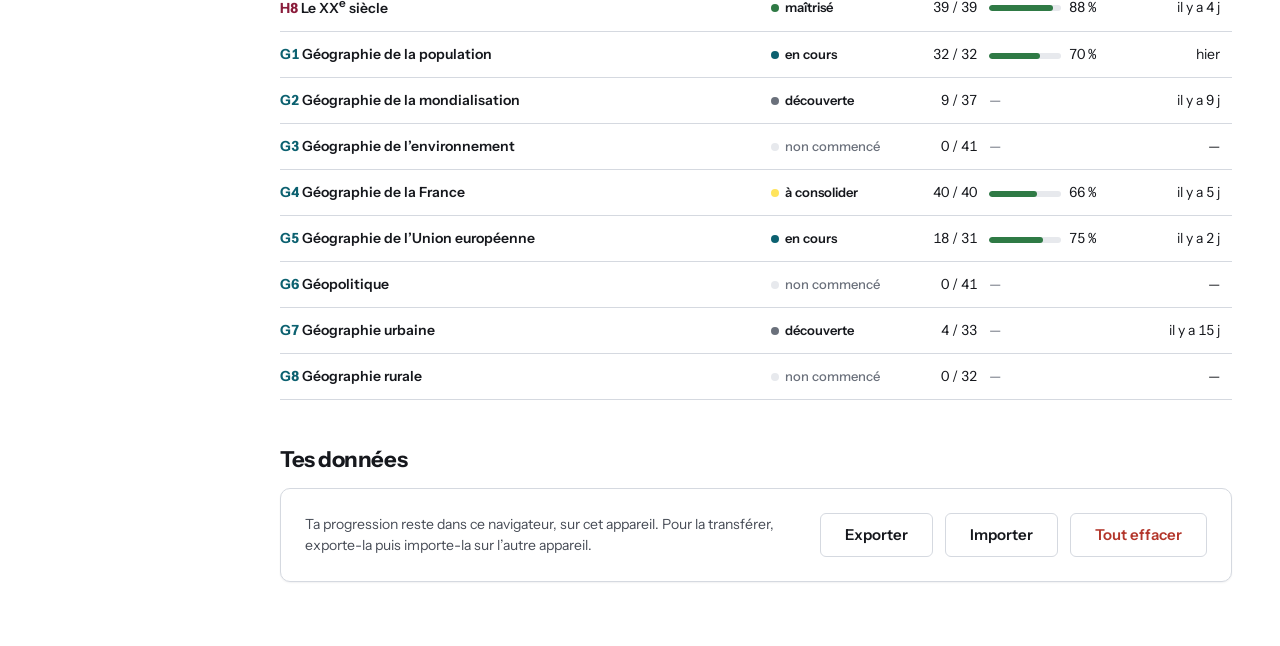
<file: maquette/b3-suivi.html>
<!doctype html>
<html lang="fr">
<head>
<meta charset="utf-8">
<meta name="robots" content="noindex, nofollow">
<meta name="viewport" content="width=device-width, initial-scale=1">
<title>Hepsy · Proposition B3 · Mon suivi</title>
<script>var t="auto";try{t=localStorage.getItem("hepsy3-theme")||"auto";}catch(e){}if(t==="clair"||t==="sombre")document.documentElement.dataset.theme=t;</script>
<link rel="preconnect" href="https://fonts.googleapis.com"><link rel="preconnect" href="https://fonts.gstatic.com" crossorigin>
<link href="https://fonts.googleapis.com/css2?family=Instrument+Sans:ital,wght@0,400;0,500;0,600;0,700;1,400&family=Literata:ital,opsz,wght@0,7..72,400;0,7..72,500;1,7..72,400&display=swap" rel="stylesheet">
<link rel="stylesheet" href="b3-commun.css">
<style>
.bascule { display: inline-flex; gap: 2px; padding: 3px; border-radius: 8px; background: var(--fond-2); border: 1px solid var(--trait); margin-top: var(--s4); }
.bascule button { border: 0; background: none; min-height: 44px; padding: 0 var(--s3); border-radius: 6px; font-size: 14px; font-weight: 500; color: var(--texte-2); cursor: pointer; }
.bascule button[aria-pressed="true"] { background: var(--fond); color: var(--texte); box-shadow: 0 0 0 1px var(--trait); }
.exemple { display: none; margin-top: var(--s3); font-size: 13px; color: var(--texte-3); }
body.demo .exemple { display: block; }

.bilan { font-family: var(--lecture); font-size: 22px; line-height: 1.45; max-width: 46ch; color: var(--lecture-c); }
.chiffres { display: grid; grid-template-columns: repeat(5, minmax(0, 1fr)); margin-top: var(--s5); border-top: 1px solid var(--trait); border-bottom: 1px solid var(--trait); }
.chiffres > div { padding: var(--s4) var(--s4) var(--s4) 0; }
.chiffres > div + div { padding-left: var(--s4); border-left: 1px solid var(--trait); }
.chiffres span { display: block; font-size: 13px; color: var(--texte-3); }
.chiffres b { display: block; font-size: 34px; font-weight: 700; letter-spacing: -.03em; line-height: 1.1; margin: 2px 0; }
.chiffres b small { font-size: 15px; font-weight: 500; color: var(--texte-3); letter-spacing: 0; }
.chiffres em { font-style: normal; font-size: 13px; color: var(--texte-2); }

.deux { display: grid; grid-template-columns: minmax(0, 1.4fr) minmax(0, 1fr); gap: var(--s5); }
.objectif { border-left: 3px solid var(--hist); border-radius: 0 10px 10px 0; }
.objectif h3 { font-size: 21px; font-weight: 700; letter-spacing: -.02em; margin: var(--s2) 0; line-height: 1.25; }
.objectif p { color: var(--texte-2); }
.objectif .act { display: flex; flex-wrap: wrap; gap: var(--s3); margin-top: var(--s4); }
.objectif .pourquoi { margin-top: var(--s4); font-size: 13px; color: var(--texte-3); }
.ensuite { list-style: none; margin: 0; padding: var(--s2) var(--s5); }
.ensuite li { display: grid; grid-template-columns: minmax(0, 1fr) auto; gap: var(--s3); align-items: center; padding: var(--s3) 0; border-bottom: 1px solid var(--trait); }
.ensuite li:last-child { border-bottom: 0; }
.ensuite b { display: block; font-size: 15px; }
.ensuite span { font-size: 13px; color: var(--texte-3); }
.ensuite a { font-size: 14px; font-weight: 600; white-space: nowrap; }

/* Semaine : sept jours, hauteur proportionnelle au nombre de réponses */
.sem { display: grid; grid-template-columns: repeat(7, 1fr); gap: var(--s2); align-items: end; height: 140px; margin-top: var(--s3); }
.sem div { display: flex; flex-direction: column; align-items: center; justify-content: flex-end; gap: 6px; height: 100%; font-size: 12px; color: var(--texte-3); }
.sem i { width: 100%; max-width: 40px; border-radius: 4px 4px 2px 2px; background: var(--hist); min-height: 3px; opacity: .85; }
.sem i.vide { background: var(--fond-3); opacity: 1; }
.sem small { font-size: 12px; color: var(--texte-2); font-weight: 600; min-height: 14px; }
.sem .auj { color: var(--texte); font-weight: 700; }

/* Tableau des seize thèmes */
.filtre-t { display: flex; gap: var(--s1); margin-left: auto; }
table { width: 100%; border-collapse: collapse; font-size: 14px; }
th { text-align: left; font-weight: 600; font-size: 12px; color: var(--texte-3); padding: 0 var(--s3) var(--s2) 0; border-bottom: 1px solid var(--trait); }
td { padding: var(--s3) var(--s3) var(--s3) 0; border-bottom: 1px solid var(--trait); vertical-align: middle; }
td.nom a { text-decoration: none; font-weight: 600; }
td.nom a:hover { text-decoration: underline; }
td.nom small { display: block; font-weight: 400; color: var(--texte-3); font-size: 12px; }
.num { font-variant-numeric: tabular-nums; text-align: right; white-space: nowrap; }
th.num { text-align: right; }
.st { display: inline-flex; align-items: center; gap: 6px; font-size: 13px; font-weight: 600; white-space: nowrap; }
.st::before { content: ""; width: 8px; height: 8px; border-radius: 50%; background: var(--fond-3); }
.st.m::before { background: var(--ok); } .st.c::before { background: var(--or); } .st.e::before { background: var(--geo); } .st.d::before { background: var(--texte-3); }
.st.n { color: var(--texte-3); font-weight: 500; }
.jauge { display: inline-block; width: 72px; height: 6px; border-radius: 3px; background: var(--fond-3); vertical-align: middle; margin-right: var(--s2); position: relative; overflow: hidden; }
.jauge b { position: absolute; inset: 0 auto 0 0; background: var(--ok); border-radius: 3px; }
.dh { color: var(--hist); font-weight: 700; } .dg { color: var(--geo); font-weight: 700; }

.donnees { display: flex; flex-wrap: wrap; align-items: center; gap: var(--s3); }
.donnees p { flex: 1 1 320px; color: var(--texte-2); font-size: 14px; }
.btn.danger { color: var(--ko); }

@media (max-width: 1100px) { .chiffres { grid-template-columns: repeat(3, minmax(0, 1fr)); } .chiffres > div:nth-child(4) { border-left: 0; padding-left: 0; } .chiffres > div:nth-child(n+4) { border-top: 1px solid var(--trait); } .deux { grid-template-columns: minmax(0, 1fr); } }
@media (max-width: 760px) {
  .bilan { font-size: 19px; }
  .chiffres { grid-template-columns: repeat(2, minmax(0, 1fr)); }
  .chiffres > div { border-left: 0 !important; padding-left: 0 !important; }
  .chiffres > div:nth-child(even) { padding-left: var(--s4) !important; border-left: 1px solid var(--trait) !important; }
  .chiffres > div:nth-child(n+3) { border-top: 1px solid var(--trait); }
  .chiffres b { font-size: 28px; }
  .col-cache { display: none; }
  .filtre-t { margin-left: 0; }
}
</style>
</head>
<body data-page="suivi" class="demo">
<div class="app">
  <div>
    <main class="main">
      <header class="tete-p">
        <p class="sur">Tableau de bord</p>
        <h1>Mon CAPES</h1>
        <p class="bilan" id="bilan"></p>
        <div class="bascule" role="group" aria-label="Données affichées"><button type="button" data-v="demo" aria-pressed="true">Exemple d’un candidat en novembre</button><button type="button" data-v="vide" aria-pressed="false">Ton état actuel</button></div>
        <p class="exemple">Données fictives, pour montrer la page en cours d’année. Le temps de travail n’est pas mesuré : Hepsy ne chronomètre rien.</p>
      </header>

      <div class="chiffres" id="chiffres"></div>

      <section class="sec deux">
        <div class="carte objectif" id="objectif"></div>
        <div class="carte">
          <h2 style="font-size:15px;font-weight:600">Les sept derniers jours</h2>
          <div class="sem" id="sem" role="img"></div>
        </div>
      </section>

      <section class="sec">
        <div class="sec-h"><h2>Ensuite</h2><p>Les trois priorités qui suivent, dans l’ordre</p></div>
        <ul class="ensuite carte" id="ensuite"></ul>
      </section>

      <section class="sec">
        <div class="sec-h"><h2>Thème par thème</h2><p>Un thème est travaillé à partir de 20 réponses, maîtrisé quand la réussite est répétée, récente et large</p></div>
        <table>
          <thead><tr><th>Thème</th><th>État</th><th class="num">Diapositives</th><th class="col-cache">Réussite récente</th><th class="num col-cache">Dernière séance</th></tr></thead>
          <tbody id="tab"></tbody>
        </table>
      </section>

      <section class="sec">
        <div class="sec-h"><h2>Tes données</h2></div>
        <div class="carte donnees"><p>Ta progression reste dans ce navigateur, sur cet appareil. Pour la transférer, exporte-la puis importe-la sur l’autre appareil.</p><button class="btn" type="button">Exporter</button><button class="btn" type="button">Importer</button><button class="btn danger" type="button">Tout effacer</button></div>
      </section>
    </main>
  </div>
</div>
<script src="b3-commun.js"></script>
<script src="b3-recherche.js"></script>
<script>
var TH = [
  ["h1", "La Grèce classique", 38], ["h2", "Rome : République et Empire", 38], ["h3", "Contacts et conflits en Méditerranée", 37], ["h4", "Société, Église et pouvoir politique dans l’Occident médiéval", 39],
  ["h5", "Première mondialisation, Renaissance, humanisme et réformes", 39], ["h6", "L’Europe du XVIII<sup>e</sup> siècle, Révolution française et Empire", 38], ["h7", "Le XIX<sup>e</sup> siècle français", 38], ["h8", "Le XX<sup>e</sup> siècle", 39],
  ["g1", "Géographie de la population", 32], ["g2", "Géographie de la mondialisation", 37], ["g3", "Géographie de l’environnement", 41], ["g4", "Géographie de la France", 40],
  ["g5", "Géographie de l’Union européenne", 31], ["g6", "Géopolitique", 41], ["g7", "Géographie urbaine", 33], ["g8", "Géographie rurale", 32]
];
/* profil d'exemple : état (m maîtrisé, c à consolider, e en cours, d découverte, n non commencé), diapositives vues, réussite, dernière séance */
var DEMO = { h1: ["m", 38, 91, "hier"], h2: ["c", 35, 64, "il y a 3 j"], h3: ["e", 20, 72, "il y a 6 j"], h4: ["e", 26, 58, "aujourd’hui"], h5: ["d", 6, null, "il y a 12 j"], h7: ["c", 38, 61, "il y a 2 j"], h8: ["m", 39, 88, "il y a 4 j"],
  g1: ["e", 32, 70, "hier"], g2: ["d", 9, null, "il y a 9 j"], g4: ["c", 40, 66, "il y a 5 j"], g5: ["e", 18, 75, "il y a 2 j"], g7: ["d", 4, null, "il y a 15 j"] };
var VIDE = { h4: ["d", 2, null, "aujourd’hui"], g5: ["d", 1, null, "aujourd’hui"] };
var ST = { m: "maîtrisé", c: "à consolider", e: "en cours", d: "découverte", n: "non commencé" };
function rendre(mode) {
  var P = mode === "demo" ? DEMO : VIDE, nb = { m: 0, c: 0, e: 0, d: 0, n: 0 };
  TH.forEach(function (t) { nb[(P[t[0]] || ["n"])[0]]++; });
  document.body.classList.toggle("demo", mode === "demo");
  document.getElementById("bilan").innerHTML = mode === "demo"
    ? nb.m + " thèmes maîtrisés, " + nb.c + " à consolider, " + nb.e + " en cours. <span class=\"surl\">" + nb.n + " thèmes</span> n’ont pas encore été ouverts."
    : "Deux thèmes ouverts, aucun encore travaillé à l’entraînement. Le suivi daté commencera à ta prochaine réponse.";
  var C = mode === "demo"
    ? [["Thèmes travaillés", 9, "/ 16", "20 réponses au moins"], ["Thèmes maîtrisés", 2, "/ 16", "réussite répétée et récente"], ["Réponses", 1284, "", "dont 212 cette semaine"], ["Réussite récente", "74", " %", "sur les 200 dernières"], ["Jours actifs", 5, "/ 7", "cette semaine"]]
    : [["Thèmes travaillés", 0, "/ 16", "20 réponses au moins"], ["Thèmes maîtrisés", 0, "/ 16", "réussite répétée et récente"], ["Réponses", 0, "", "le suivi commence à la première"], ["Réussite récente", "—", "", "disponible dès 40 réponses"], ["Jours actifs", 0, "/ 7", "cette semaine"]];
  document.getElementById("chiffres").innerHTML = C.map(function (c) { return '<div><span>' + c[0] + '</span><b>' + c[1] + (c[2] ? '<small> ' + c[2] + '</small>' : '') + '</b><em>' + c[3] + '</em></div>'; }).join("");
  document.getElementById("objectif").innerHTML = mode === "demo"
    ? '<span class="disc">Prochain objectif</span><h3>Consolider Rome : République et Empire</h3><p>Ta réussite y est retombée à 64 % sur les dernières séries, surtout sur les dates et les personnages. Une série ciblée sur ces deux types de cartes devrait suffire.</p><div class="act"><a class="btn plein" href="b3-entrainement.html">Faire une série ciblée</a><a class="btn" href="#">Revoir la fiche</a></div><p class="pourquoi">Indication fondée sur 186 réponses datées.</p>'
    : '<span class="disc">Prochain objectif</span><h3>Première série d’entraînement sur l’Occident médiéval</h3><p>Tu as lu 2 diapositives sur 39. Vingt réponses suffisent pour que le thème compte comme travaillé.</p><div class="act"><a class="btn plein" href="b3-entrainement.html">Faire une première série</a><a class="btn" href="b3-diapo.html">Ouvrir la fiche</a></div><p class="pourquoi">Indication fondée sur peu de données : elle se précisera avec l’entraînement.</p>';
  var J = mode === "demo" ? [34, 0, 58, 41, 0, 27, 52] : [0, 0, 0, 0, 0, 0, 0], jours = ["lun.", "mar.", "mer.", "jeu.", "ven.", "sam.", "dim."], mx = Math.max.apply(null, J.concat([1]));
  var sem = document.getElementById("sem");
  sem.innerHTML = J.map(function (v, i) { return '<div' + (i === 6 ? ' class="auj"' : '') + '><small>' + (v || "") + '</small><i class="' + (v ? "" : "vide") + '" style="height:' + (v ? Math.max(6, 100 * v / mx * .78) + '%' : '3px') + '"></i>' + jours[i] + '</div>'; }).join("");
  sem.setAttribute("aria-label", J.reduce(function (a, b) { return a + b; }, 0) + " réponses sur les sept derniers jours");
  var E = mode === "demo"
    ? [["Reprendre l’Occident médiéval", "Thème en cours, 26 diapositives sur 39", "b3-diapo.html", "Continuer"], ["Ouvrir la Géopolitique", "Non commencé, souvent tombé à l’oral", "#", "Ouvrir"], ["Revoir les cartes de la France", "À consolider : localisations à 52 %", "b3-entrainement.html", "S’entraîner"]]
    : [["Ouvrir la Grèce classique", "Non commencé", "#", "Ouvrir"], ["Continuer l’Union européenne", "Découverte, 1 diapositive sur 31", "#", "Continuer"], ["Faire le tour des seize thèmes", "Une diapositive de cadrage par thème", "b3-accueil.html", "Voir les thèmes"]];
  document.getElementById("ensuite").innerHTML = E.map(function (e) { return '<li><div><b>' + e[0] + '</b><span>' + e[1] + '</span></div><a href="' + e[2] + '">' + e[3] + '</a></li>'; }).join("");
  document.getElementById("tab").innerHTML = TH.map(function (t) {
    var p = P[t[0]] || ["n", 0, null, "—"], h = t[0][0] === "h";
    return '<tr><td class="nom"><a href="' + (t[0] === "h4" ? "b3-diapo.html" : "#") + '"><span class="' + (h ? "dh" : "dg") + '">' + (h ? "H" : "G") + t[0][1] + '</span> ' + t[1] + '</a></td>' +
      '<td><span class="st ' + p[0] + '">' + ST[p[0]] + '</span></td><td class="num">' + p[1] + ' / ' + t[2] + '</td>' +
      '<td class="col-cache">' + (p[2] == null ? '<span style="color:var(--texte-3)">—</span>' : '<span class="jauge"><b style="width:' + p[2] + '%"></b></span>' + p[2] + ' %') + '</td><td class="num col-cache">' + p[3] + '</td></tr>';
  }).join("");
}
document.querySelectorAll(".bascule button").forEach(function (b) { b.onclick = function () { document.querySelectorAll(".bascule button").forEach(function (x) { x.setAttribute("aria-pressed", x === b); }); rendre(b.dataset.v); }; });
rendre("demo");
</script>
</body>
</html>
</file>
<file: maquette/b3-intro.css>
/* Écran d'accueil animé, repris du site actuel (src/site_template.html, styles .splash) et adapté aux jetons de B3 */
.splash { --cw: clamp(170px, 38vw, 520px); position: fixed; inset: 0; z-index: 200; background: var(--fond); overflow: hidden; transition: opacity .8s ease, filter .8s ease, visibility .8s; }
.splash::before { content: ""; position: absolute; inset: 0; background: radial-gradient(55% 45% at 50% 50%, rgba(227,182,91,.13), transparent 72%); opacity: 0; animation: glow 2.6s .1s ease-out forwards; }
.splash.out { opacity: 0; visibility: hidden; filter: blur(10px); }
.splash-skip { position: absolute; z-index: 3; right: max(16px, env(safe-area-inset-right)); bottom: max(16px, env(safe-area-inset-bottom)); min-height: 44px; padding: 10px 18px; border-radius: 999px; border: 1px solid var(--trait); background: var(--fond-2); color: var(--texte); font: inherit; font-size: 15px; cursor: pointer; }
.splash-skip:hover { border-color: var(--or); }
.splash .stagebox { position: absolute; inset: 0; display: flex; align-items: center; justify-content: center; padding: 16px; animation: grp-out .6s 5.2s cubic-bezier(.6,0,.4,1) forwards; }
.splash .row { display: flex; align-items: center; justify-content: center; }
.splash .word { position: relative; z-index: 2; font-family: var(--ui); font-weight: 600; font-size: clamp(38px, 11.5vw, 168px); line-height: 1; color: var(--texte); white-space: nowrap; padding: .06em .02em; clip-path: inset(-10% 50% -10% 50%); opacity: 0;
  animation: reveal 1.45s .2s cubic-bezier(.16,1,.3,1) forwards, stretch 2.1s .2s cubic-bezier(.16,1,.3,1) forwards; }
.splash .word i { font-style: normal; color: var(--or); display: inline-block; transform-origin: 50% 92%; animation: yhop 1.15s 1.6s both; }
.splash .who { position: relative; z-index: 1; width: 0; flex: none; animation: who-in 1.1s 2.55s cubic-bezier(.22,1,.36,1) forwards; }
.splash svg.isa, .splash canvas.c3 { width: var(--cw); height: auto; display: block; flex: none; overflow: visible; opacity: 0; transform-origin: 50% 90%; animation: cat-in 1.1s 2.55s cubic-bezier(.34,1.25,.64,1) forwards; filter: drop-shadow(0 10px 24px rgba(0,0,0,.45)); }

.splash .welcome { position: absolute; inset: 0; display: flex; flex-direction: column; align-items: center; justify-content: center; gap: clamp(10px, 2vw, 20px); padding: 24px; text-align: center; opacity: 0; animation: wel-in .9s 5.8s cubic-bezier(.2,.8,.2,1) forwards; }
.splash .welcome .w1 { font-family: var(--ui); font-weight: 500; font-size: clamp(34px, 7.5vw, 84px); line-height: 1.05; color: var(--texte); }
.splash .welcome .w1 em { font-style: italic; color: var(--texte-3); font-weight: 500; }
.splash .welcome .w1 b { font-weight: 600; letter-spacing: .05em; } .splash .welcome .w1 b i { font-style: normal; color: var(--or); }
.splash .welcome .w2 { max-width: 34em; color: var(--texte-2); font-size: clamp(15px, 2vw, 19px); line-height: 1.55; opacity: 0; animation: wel-in .8s 6.2s cubic-bezier(.2,.8,.2,1) forwards; }
.splash .welcome .rule { width: 0; height: 1px; background: linear-gradient(90deg, transparent, var(--or), transparent); animation: rule 1s 6.0s cubic-bezier(.2,.8,.2,1) forwards; }
@keyframes glow { to { opacity: 1; } }
@keyframes reveal { 0% { clip-path: inset(-10% 50% -10% 50%); opacity: 0; } 25% { opacity: 1; } 100% { clip-path: inset(-10% -6% -10% -6%); opacity: 1; } }
@keyframes stretch { from { letter-spacing: -.05em; transform: scaleX(.8); } to { letter-spacing: .07em; transform: none; } }
@keyframes who-in { to { width: var(--cw); margin-left: clamp(8px, 2vw, 26px); } }
@keyframes cat-in { 0% { opacity: 0; transform: translate(calc(var(--cw) * -.78), 4%) scale(.5); } 35% { opacity: 1; } 100% { opacity: 1; transform: none; } }
@keyframes grp-out { to { opacity: 0; transform: translateY(-16px) scale(.985); filter: blur(7px); } }
@keyframes wel-in { from { opacity: 0; transform: translateY(16px); filter: blur(5px); } to { opacity: 1; transform: none; filter: none; } }
@keyframes rule { to { width: min(260px, 50vw); } }
.isa .arm { transform-box: view-box; transform-origin: 198px 216px; animation: arm 1s 3.5s cubic-bezier(.45,.05,.35,1) both; }
.isa .paw { transform-box: view-box; transform-origin: 266px 160px; animation: paw 1s 3.6s cubic-bezier(.45,.05,.35,1) both; }
.isa .head { transform-box: view-box; transform-origin: 160px 250px; animation: tilt 4.2s 3.6s ease-in-out infinite alternate; }
.isa .torso { transform-box: view-box; transform-origin: 160px 300px; animation: breathe 3.2s ease-in-out infinite; }
.isa .tail { transform-box: view-box; transform-origin: 214px 276px; animation: tail 2.6s ease-in-out infinite alternate; }
.isa .eyes { transform-box: view-box; transform-origin: 160px 142px; animation: blink 4.4s 2.2s infinite; }
.isa .earL { transform-box: view-box; transform-origin: 104px 104px; animation: twitch 5.2s 2.8s infinite; }
.isa .heart { transform-box: fill-box; transform-origin: center; opacity: 0; animation: heart 1.8s 4.6s ease-out 2; }
.isa .spark { transform-box: fill-box; transform-origin: center; animation: twinkle 1.6s ease-in-out infinite alternate; }
@keyframes arm { 0% { transform: rotate(64deg); } 30% { transform: rotate(-12deg); } 55% { transform: rotate(4deg); } 80% { transform: rotate(-4deg); } 100% { transform: rotate(0deg); } }
@keyframes paw { 0% { transform: rotate(20deg); } 25% { transform: rotate(-8deg); } 45% { transform: rotate(26deg); } 65% { transform: rotate(-20deg); } 85% { transform: rotate(12deg); } 100% { transform: rotate(0deg); } }
@keyframes yhop { 0% { transform: none; } 10% { transform: scale(1.12,.84); } 28% { transform: translateY(-.34em) scale(.9,1.14); } 46% { transform: translateY(0) scale(1.14,.82); } 58% { transform: scale(.98,1.04); } 70% { transform: translateY(-.16em) scale(.94,1.08); } 86% { transform: translateY(0) scale(1.06,.93); } 100% { transform: none; } }
@keyframes tilt { from { transform: rotate(-1.6deg); } to { transform: rotate(1.9deg) translateY(-1px); } }
@keyframes breathe { 0%, 100% { transform: scaleY(1); } 50% { transform: scaleY(1.02); } }
@keyframes tail { from { transform: rotate(-6deg); } to { transform: rotate(8deg); } }
@keyframes blink { 0%, 91%, 100% { transform: scaleY(1); } 94% { transform: scaleY(.07); } }
@keyframes twitch { 0%, 90%, 100% { transform: rotate(0); } 93% { transform: rotate(-6deg); } 96% { transform: rotate(2deg); } }
@keyframes heart { 0% { opacity: 0; transform: translateY(10px) scale(.5); } 25% { opacity: 1; } 100% { opacity: 0; transform: translateY(-36px) scale(1.05); } }
@keyframes twinkle { from { opacity: .3; transform: scale(.8); } to { opacity: 1; transform: scale(1.1); } }
@media (prefers-reduced-motion: reduce) { .splash { display: none; } }
.splash .word { font-weight: 700; letter-spacing: -.02em; }
/* L'introduction reste noir et miel, comme sur le site actuel, quel que soit le fond choisi ensuite */
.splash { color-scheme: dark; --fond: #0C0A09; --fond-2: #181512; --texte: #F5EFE4; --texte-2: #D8D0C3; --texte-3: #A89E90; --trait: #2C261F; --or: #F2B04A; color: var(--texte); }
</file>
<file: maquette/b3-commun.css>
/* Maquette B3 : jetons et coque communs aux pages Mon suivi, S'entraîner et Le métier. */
:root {
  color-scheme: light;
  --fond: #FFFFFF; --fond-2: #F3F4F6; --fond-3: #E7E9ED; --trait: #D5D9E0;
  --texte: #16181D; --texte-2: #474C56; --texte-3: #6A707B; --lecture-c: #16181D;
  --hist: #8A1C3B; --hist-clair: #F6E8EC; --geo: #0C6170; --geo-clair: #E3F0F1; --metier: #3D5A2A; --metier-clair: #EAF0E4;
  --ok: #2F7A45; --ok-clair: #E5F2E8; --ko: #B3362B; --ko-clair: #F8E7E5;
  --or: #FFE45C; --surl-fond: #FFE45C; --surl-texte: #16181D;
  --plein: #16181D; --plein-texte: #FFFFFF; --plein-bord: transparent; --ombre: 0 1px 2px rgba(22, 24, 29, .06); --img-filtre: none;
  --ui: "Instrument Sans", "Segoe UI", system-ui, sans-serif; --lecture: "Literata", Georgia, serif;
  --s1: 4px; --s2: 8px; --s3: 12px; --s4: 16px; --s5: 24px; --s6: 32px; --s7: 48px; --s8: 64px; --r: 6px;
}
@media (prefers-color-scheme: dark) { :root:not([data-theme="clair"]) {
  color-scheme: dark;
  --fond: #0C0A09; --fond-2: #181512; --fond-3: #2C261F; --trait: #2C261F;
  --texte: #F5EFE4; --texte-2: #D8D0C3; --texte-3: #A89E90; --lecture-c: #E9E1D3;
  --hist: #F0A38A; --hist-clair: #2A1A14; --geo: #A9C98F; --geo-clair: #1A2216; --metier: #E6C79C; --metier-clair: #241D14;
  --ok: #9CC08A; --ok-clair: #18200F; --ko: #EF8A7D; --ko-clair: #2A1512;
  --or: #F2B04A; --surl-fond: rgba(242, 176, 74, .24); --surl-texte: #FCE9BD;
  --plein: #241A0E; --plein-texte: #F6C76B; --plein-bord: rgba(242, 176, 74, .6); --ombre: none; --img-filtre: saturate(.92) brightness(.93);
  --bulle: #181512; --bulle-texte: #F5EFE4;
} }
:root[data-theme="sombre"] {
  color-scheme: dark;
  --fond: #0C0A09; --fond-2: #181512; --fond-3: #2C261F; --trait: #2C261F;
  --texte: #F5EFE4; --texte-2: #D8D0C3; --texte-3: #A89E90; --lecture-c: #E9E1D3;
  --hist: #F0A38A; --hist-clair: #2A1A14; --geo: #A9C98F; --geo-clair: #1A2216; --metier: #E6C79C; --metier-clair: #241D14;
  --ok: #9CC08A; --ok-clair: #18200F; --ko: #EF8A7D; --ko-clair: #2A1512;
  --or: #F2B04A; --surl-fond: rgba(242, 176, 74, .24); --surl-texte: #FCE9BD;
  --plein: #241A0E; --plein-texte: #F6C76B; --plein-bord: rgba(242, 176, 74, .6); --ombre: none; --img-filtre: saturate(.92) brightness(.93);
  --bulle: #181512; --bulle-texte: #F5EFE4;
}
* { box-sizing: border-box; }
img { filter: var(--img-filtre); }
html { background: var(--fond); }
body { margin: 0; background: var(--fond); color: var(--texte); font-family: var(--ui); font-size: 16px; line-height: 1.5; -webkit-font-smoothing: antialiased; font-variant-numeric: tabular-nums; }
a { color: inherit; }
button { font: inherit; color: inherit; }
:focus-visible { outline: 3px solid var(--texte); outline-offset: 2px; border-radius: 2px; }
h1, h2, h3 { margin: 0; line-height: 1.1; text-wrap: balance; }
p { margin: 0; }
.surl { background: linear-gradient(transparent 8%, var(--surl-fond) 8%, var(--surl-fond) 94%, transparent 94%); color: var(--surl-texte); padding: 0 .12em; box-decoration-break: clone; -webkit-box-decoration-break: clone; }
.disc { display: inline-flex; align-items: center; gap: var(--s2); font-size: 13px; font-weight: 600; color: var(--hist); }
.disc::before { content: ""; width: 8px; height: 8px; border-radius: 2px; background: currentColor; }
.disc.g { color: var(--geo); } .disc.m { color: var(--metier); }
.btn { display: inline-flex; align-items: center; justify-content: center; gap: var(--s2); min-height: 44px; padding: 0 var(--s5); border-radius: var(--r); border: 1px solid var(--trait); background: var(--fond); color: var(--texte); font-weight: 600; font-size: 15px; text-decoration: none; cursor: pointer; }
.btn:hover { background: var(--fond-2); }
.btn.plein { background: var(--plein); color: var(--plein-texte); border-color: var(--plein); }
.btn.plein:hover { filter: brightness(1.15); }
.etiq { display: inline-flex; align-items: center; min-height: 24px; padding: 0 8px; border-radius: 4px; font-size: 12px; font-weight: 600; background: var(--fond-2); color: var(--texte-2); }

/* Coque */
.app { display: grid; grid-template-columns: 232px minmax(0, 1fr); min-height: 100vh; }
.rail { position: sticky; top: 0; height: 100vh; border-right: 1px solid var(--trait); padding: var(--s5) var(--s4); display: flex; flex-direction: column; gap: var(--s5); }
.logo { display: flex; align-items: center; gap: var(--s2); font-weight: 700; font-size: 24px; letter-spacing: -.03em; text-decoration: none; padding: 0 var(--s2); }
.logo .chat { width: 34px; height: 29px; flex: none; }
.q { display: flex; align-items: center; gap: var(--s2); width: 100%; min-height: 40px; padding: 0 var(--s3); border: 1px solid var(--trait); border-radius: var(--r); background: var(--fond-2); color: var(--texte-3); font-size: 14px; cursor: pointer; }
.q kbd { margin-left: auto; font-family: var(--ui); font-size: 12px; border: 1px solid var(--trait); border-radius: 4px; padding: 0 5px; background: var(--fond); }
.menu { display: flex; flex-direction: column; gap: 2px; }
.menu a { display: flex; align-items: center; gap: var(--s3); min-height: 44px; padding: 0 var(--s3); border-radius: var(--r); text-decoration: none; font-weight: 500; color: var(--texte-2); }
.menu a svg { flex: none; width: 20px; height: 20px; }
.menu a:hover { background: var(--fond-2); color: var(--texte); }
.menu a[aria-current] { background: var(--plein); color: var(--plein-texte); }
.rail .bas { margin-top: auto; display: flex; flex-direction: column; gap: var(--s4); font-size: 13px; color: var(--texte-3); padding: 0 var(--s2); }
.rail .bas b { display: inline-block; font-weight: 600; color: var(--surl-texte); background: var(--surl-fond); padding: 0 4px; margin-bottom: 2px; }
.fond-l { font-size: 12px; color: var(--texte-3); margin-bottom: 4px; display: block; }
.fond-choix { display: grid; grid-template-columns: repeat(3, 1fr); gap: 2px; padding: 3px; border-radius: 8px; background: var(--fond-2); border: 1px solid var(--trait); }
.fond-choix button { display: flex; flex-direction: column; align-items: center; gap: 2px; min-height: 44px; justify-content: center; border: 0; border-radius: 6px; background: none; color: var(--texte-3); font-size: 12px; cursor: pointer; }
.fond-choix button svg { width: 16px; height: 16px; }
.fond-choix button[aria-pressed="true"] { background: var(--fond); color: var(--texte); box-shadow: 0 0 0 1px var(--trait); font-weight: 600; }
.main { padding: var(--s7) var(--s7) var(--s8); max-width: 1240px; width: 100%; }
.tete-p { margin-bottom: var(--s6); }
.tete-p .sur { font-size: 15px; color: var(--texte-3); }
.tete-p h1 { font-size: clamp(30px, 3.4vw, 42px); font-weight: 700; letter-spacing: -.03em; margin: var(--s1) 0 var(--s3); }
.tete-p p { font-size: 17px; color: var(--texte-2); max-width: 62ch; }
.sec { margin-top: var(--s7); }
.sec-h { display: flex; align-items: baseline; gap: var(--s4); margin-bottom: var(--s4); flex-wrap: wrap; }
.sec-h h2 { font-size: 22px; font-weight: 700; letter-spacing: -.02em; }
.sec-h p { color: var(--texte-3); font-size: 14px; }
.carte { border: 1px solid var(--trait); border-radius: 10px; padding: var(--s5); box-shadow: var(--ombre); background: var(--fond); }
.mtete { display: none; }
.onglets { display: none; }
@media (max-width: 760px) {
  .app { grid-template-columns: minmax(0, 1fr); }
  .rail { display: none; }
  .mtete { display: flex; align-items: center; gap: var(--s2); padding: var(--s3) var(--s4); border-bottom: 1px solid var(--trait); }
  .mtete .q, .mtete .tb { width: 44px; min-height: 44px; padding: 0; justify-content: center; }
  .mtete .q { margin-left: auto; }
  .mtete .tb { display: grid; place-items: center; border: 1px solid var(--trait); border-radius: var(--r); background: var(--fond-2); color: var(--texte-2); cursor: pointer; }
  .mtete .q .lbl, .mtete .q kbd { display: none; }
  .main { padding: var(--s5) var(--s4) 96px; }
  .onglets { display: grid; grid-template-columns: repeat(4, 1fr); position: fixed; inset: auto 0 0 0; background: var(--fond); border-top: 1px solid var(--trait); padding: 6px 4px calc(6px + env(safe-area-inset-bottom)); z-index: 10; }
  .onglets a { display: flex; flex-direction: column; align-items: center; gap: 2px; min-height: 52px; justify-content: center; font-size: 12px; font-weight: 500; color: var(--texte-3); text-decoration: none; }
  .onglets a svg { width: 22px; height: 22px; }
  .onglets a[aria-current] { color: var(--texte); font-weight: 700; }
  .onglets a[aria-current] svg { background: var(--surl-fond); color: var(--surl-texte); border-radius: 6px; padding: 1px; }
}
@media (prefers-reduced-motion: reduce) { * { transition: none !important; animation: none !important; } }

/* contour miel des actions principales en sombre */
.btn.plein, .menu a[aria-current] { box-shadow: inset 0 0 0 1px var(--plein-bord); }

.logo { min-height: 44px; }
/* Tablette : menu latéral réduit à ses icônes */
@media (min-width: 761px) and (max-width: 1100px) {
  .app { grid-template-columns: 76px minmax(0, 1fr); }
  .rail { padding: var(--s4) var(--s2); align-items: center; }
  .rail .logo { font-size: 0; padding: 0; justify-content: center; }
  .rail .q { width: 44px; min-height: 44px; padding: 0; justify-content: center; }
  .rail .q .lbl, .rail .q kbd, .rail .bas p, .fond-l { display: none; }
  .menu a { font-size: 0; justify-content: center; padding: 0; width: 52px; }
  .menu a svg { width: 22px; height: 22px; }
  .fond-choix { grid-template-columns: 1fr; }
  .fond-choix button { font-size: 0; }
  .fond-choix button svg { width: 18px; height: 18px; }
}

/* le chat garde ses contours sur fond clair */
.logo .chat { filter: drop-shadow(0 0 .7px rgba(0, 0, 0, .6)) drop-shadow(0 1px 2px rgba(0, 0, 0, .15)); }

/* lien vers le questionnaire (version publiée pour les collègues) */
.retour-avis { position: fixed; z-index: 30; right: max(16px, env(safe-area-inset-right, 0px)); bottom: calc(16px + env(safe-area-inset-bottom, 0px)); display: inline-flex; align-items: center; min-height: 44px; padding: 0 16px; border-radius: 99px; background: var(--plein); color: var(--plein-texte); font: 600 14px var(--ui); text-decoration: none; box-shadow: inset 0 0 0 1px var(--plein-bord, transparent), 0 8px 24px rgba(0,0,0,.25); }
@media (max-width: 760px) { .retour-avis { bottom: calc(76px + env(safe-area-inset-bottom, 0px)); } }
</file>
